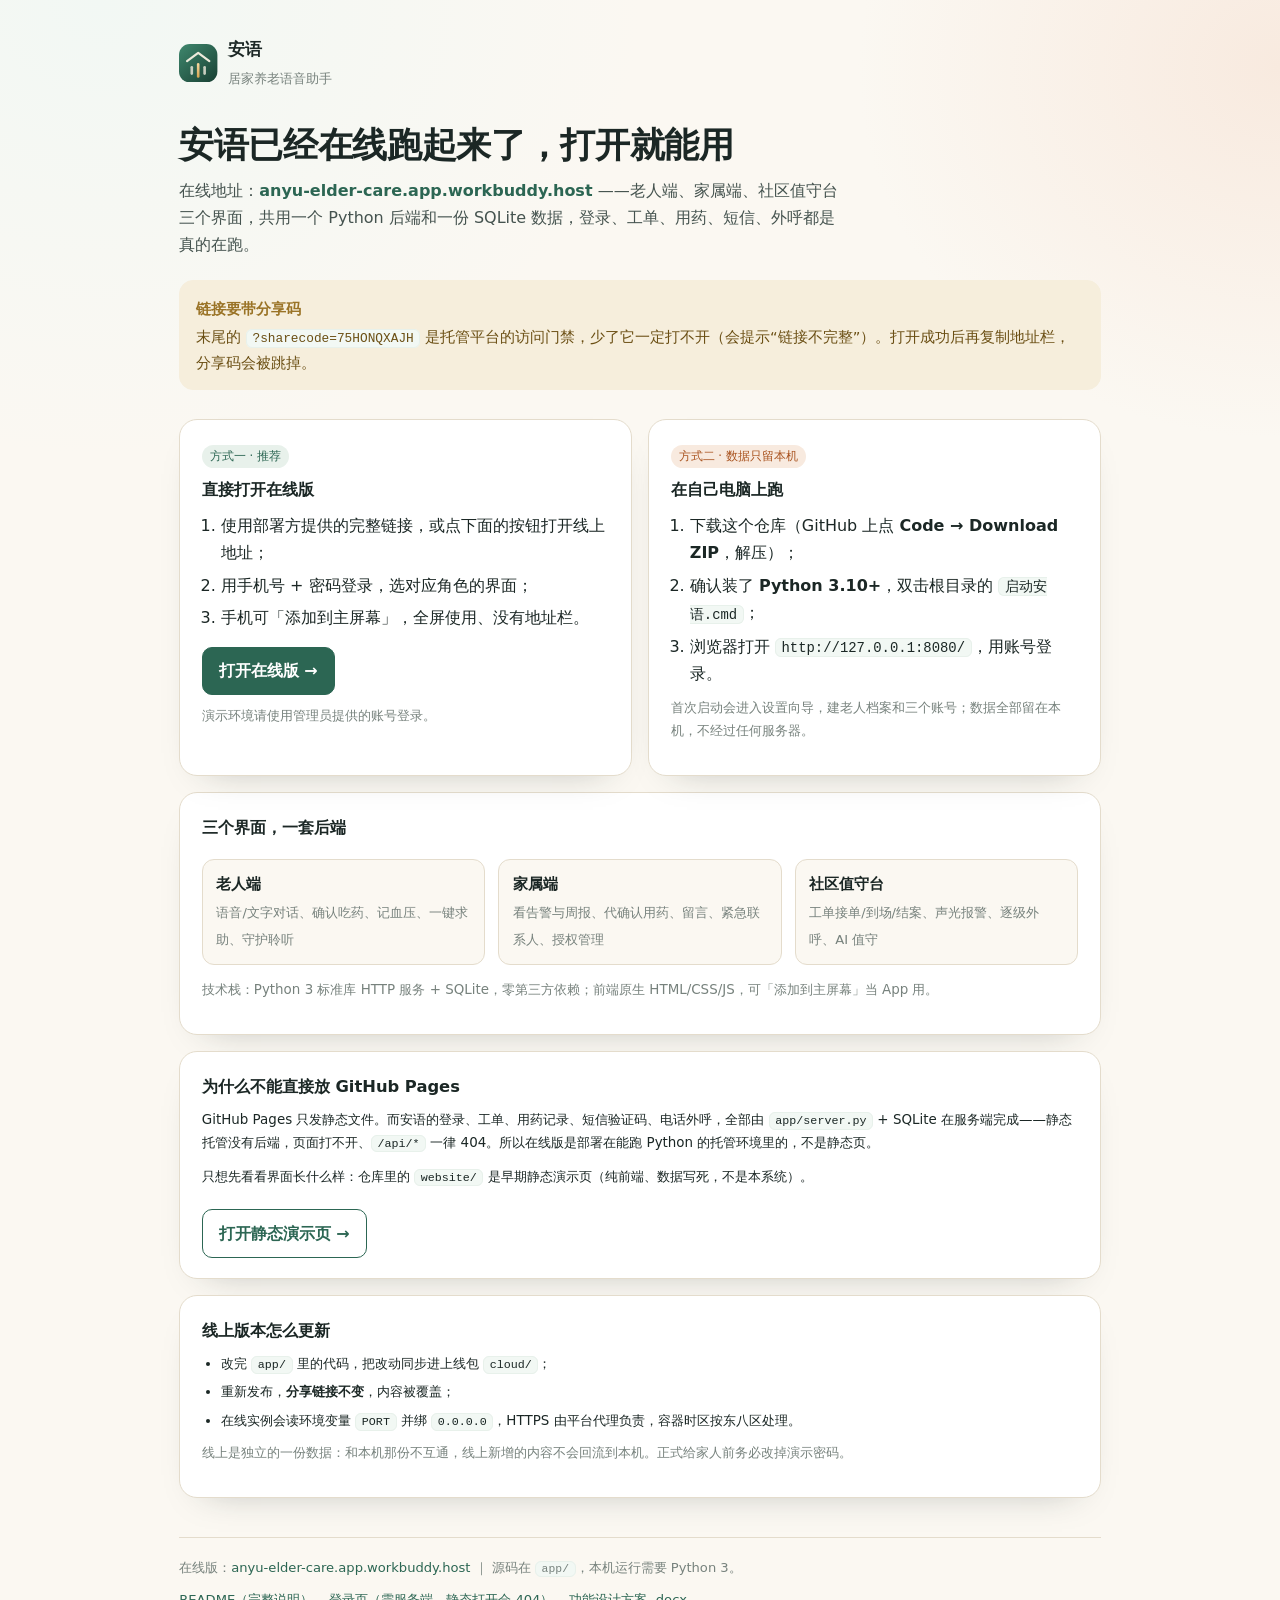
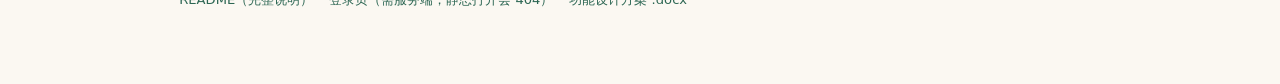
<file: index.html>
<!DOCTYPE html>
<html lang="zh-CN">
<head>
<meta charset="utf-8">
<meta name="viewport" content="width=device-width, initial-scale=1">
<title>安语 · 居家养老语音助手</title>
<meta name="description" content="安语 · 居家养老语音助手：老人端、家属端、社区值守台三个界面，语音对话、用药提醒、紧急求助与逐级外呼。在线版 https://anyu-elder-care.app.workbuddy.host/?sharecode=75HONQXAJH 可直接使用。">
<meta name="theme-color" content="#FBF8F2">
<link rel="icon" href="app/web/favicon.svg" type="image/svg+xml">
<style>
  :root {
    --paper: #FBF8F2; --card: #FFFFFF; --ink: #1B2725; --ink-2: #45534F; --ink-3: #77827D;
    --line: #E4DCCC; --line-strong: #CFC3AC; --primary: #2C6653; --primary-soft: #E8F1EB;
    --primary-tint: #F2F8F4; --accent: #A9531F; --accent-soft: #F8EADF; --danger: #A6362B;
    --gold: #9A7326; --gold-soft: #F6EEDC;
    --font: "PingFang SC", "HarmonyOS Sans SC", "Microsoft YaHei UI", "Microsoft YaHei", "Noto Sans SC", system-ui, "Segoe UI", sans-serif;
  }
  * { box-sizing: border-box; }
  /* 长域名/长链接在窄屏会把页面撑出横向滚动条，强制允许断行 */
  a, code, .lead, .notice, li, p { overflow-wrap: anywhere; }
  code { word-break: break-word; }
  body {
    margin: 0; background: var(--paper); color: var(--ink); font-family: var(--font);
    font-size: 16px; line-height: 1.7; -webkit-font-smoothing: antialiased;
    background-image:
      radial-gradient(70% 45% at 8% 0%, var(--primary-tint) 0%, transparent 60%),
      radial-gradient(60% 40% at 100% 4%, var(--accent-soft) 0%, transparent 55%);
    background-repeat: no-repeat;
  }
  .wrap { width: 100%; max-width: 60rem; margin: 0 auto; padding: 2.2rem 1.2rem 4rem; }
  .brand { display: flex; align-items: center; gap: .65rem; margin-bottom: 2rem; }
  .brand-mark {
    width: 2.4rem; height: 2.4rem; flex: none;
    display: grid; place-items: center;
  }
  .brand-mark svg { width: 100%; height: 100%; display: block; }
  .brand-text strong { display: block; font-size: 1.05rem; letter-spacing: .02em; }
  .brand-text small { color: var(--ink-3); font-size: .8rem; }
  h1 { font-size: clamp(1.6rem, 4vw, 2.2rem); line-height: 1.25; margin: 0 0 .6rem; letter-spacing: -.01em; }
  h2 { font-size: 1.02rem; margin: 0 0 .5rem; }
  p { margin: 0 0 .7rem; }
  .lead { color: var(--ink-2); max-width: 42rem; }
  .muted { color: var(--ink-3); }
  .small { font-size: .84rem; }
  a { color: var(--primary); text-decoration: none; }
  a:hover { text-decoration: underline; }

  .notice {
    border: 1px solid var(--gold-soft); background: var(--gold-soft); color: #6B4F14;
    border-radius: 14px; padding: .9rem 1rem; margin: 1.4rem 0 1.8rem; font-size: .92rem;
  }
  .notice b { display: block; margin-bottom: .2rem; color: var(--gold); }

  .grid { display: grid; grid-template-columns: 1fr 1fr; gap: 1rem; }
  @media (max-width: 760px) { .grid { grid-template-columns: 1fr; } }
  .card {
    background: var(--card); border: 1px solid var(--line); border-radius: 18px;
    padding: 1.3rem 1.35rem; box-shadow: 0 16px 36px -26px rgba(27, 39, 37, .35);
  }
  .card .tag {
    display: inline-block; font-size: .72rem; padding: .1rem .5rem; border-radius: 999px;
    background: var(--primary-soft); color: var(--primary); margin-bottom: .5rem;
  }
  .card .tag.warn { background: var(--accent-soft); color: var(--accent); }
  ol, ul { margin: .5rem 0 0; padding-left: 1.2rem; }
  li { margin-bottom: .35rem; }
  code {
    background: var(--primary-tint); border: 1px solid var(--primary-soft);
    border-radius: 6px; padding: .05rem .35rem; font-size: .87em;
  }
  .btn {
    display: inline-flex; align-items: center; gap: .4rem; font-weight: 600;
    padding: .6rem 1rem; border-radius: 10px; border: 1px solid var(--primary);
    background: var(--primary); color: #fff; margin-top: .6rem;
  }
  .btn:hover { text-decoration: none; background: #1E4B3D; }
  .btn.ghost { background: transparent; color: var(--primary); }
  .btn.ghost:hover { background: var(--primary-soft); }

  .roles { display: grid; grid-template-columns: repeat(3, 1fr); gap: .8rem; margin-top: 1.1rem; }
  @media (max-width: 760px) { .roles { grid-template-columns: 1fr; } }
  .role { border: 1px solid var(--line); border-radius: 12px; padding: .75rem .85rem; background: var(--paper); }
  .role b { display: block; font-size: .95rem; }
  .role span { font-size: .82rem; color: var(--ink-3); }

  .foot { margin-top: 2.4rem; padding-top: 1.2rem; border-top: 1px solid var(--line); font-size: .82rem; color: var(--ink-3); }
  .links { display: flex; flex-wrap: wrap; gap: .5rem 1rem; margin-top: .6rem; }
</style>
</head>
<body>
<main class="wrap">

  <div class="brand">
    <span class="brand-mark" aria-hidden="true">
      <svg viewBox="0 0 64 64">
        <defs>
          <linearGradient id="hb" x1="6" y1="4" x2="58" y2="60" gradientUnits="userSpaceOnUse">
            <stop offset="0" stop-color="#3C8269"/><stop offset="1" stop-color="#1B4537"/>
          </linearGradient>
          <linearGradient id="hg" x1="0" y1="34" x2="0" y2="54" gradientUnits="userSpaceOnUse">
            <stop offset="0" stop-color="#F2D49B"/><stop offset="1" stop-color="#D9A855"/>
          </linearGradient>
        </defs>
        <rect width="64" height="64" rx="18" fill="url(#hb)"/>
        <path d="M13.4 28.7 32 14.7 50.6 28.7" fill="none" stroke="#F6EFE1" stroke-width="3.6"
              stroke-linecap="round" stroke-linejoin="round" opacity=".96"/>
        <g stroke-linecap="round" stroke-width="4.4">
          <path d="M21.3 38.7v10.6" stroke="#F6EFE1" opacity=".78"/>
          <path d="M32 34v20" stroke="url(#hg)"/>
          <path d="M42.7 38.7v10.6" stroke="#F6EFE1" opacity=".78"/>
        </g>
      </svg>
    </span>
    <span class="brand-text"><strong>安语</strong><small>居家养老语音助手</small></span>
  </div>

  <h1>安语已经在线跑起来了，打开就能用</h1>
  <p class="lead">在线地址：<a href="https://anyu-elder-care.app.workbuddy.host/?sharecode=75HONQXAJH" target="_blank" rel="noopener"><b>anyu-elder-care.app.workbuddy.host</b></a>
    ——老人端、家属端、社区值守台三个界面，共用一个 Python 后端和一份 SQLite 数据，登录、工单、用药、短信、外呼都是真的在跑。</p>

  <div class="notice">
    <b>链接要带分享码</b>
    末尾的 <code>?sharecode=75HONQXAJH</code> 是托管平台的访问门禁，少了它一定打不开（会提示“链接不完整”）。打开成功后再复制地址栏，分享码会被跳掉。
  </div>

  <div class="grid">
    <section class="card">
      <span class="tag">方式一 · 推荐</span>
      <h2>直接打开在线版</h2>
      <ol>
        <li>使用部署方提供的完整链接，或点下面的按钮打开线上地址；</li>
        <li>用手机号 + 密码登录，选对应角色的界面；</li>
        <li>手机可「添加到主屏幕」，全屏使用、没有地址栏。</li>
      </ol>
      <a class="btn" href="https://anyu-elder-care.app.workbuddy.host/?sharecode=75HONQXAJH" target="_blank" rel="noopener">打开在线版 →</a>
      <p class="small muted" style="margin-top:.6rem">演示环境请使用管理员提供的账号登录。</p>
    </section>

    <section class="card">
      <span class="tag warn">方式二 · 数据只留本机</span>
      <h2>在自己电脑上跑</h2>
      <ol>
        <li>下载这个仓库（GitHub 上点 <b>Code → Download ZIP</b>，解压）；</li>
        <li>确认装了 <b>Python 3.10+</b>，双击根目录的 <code>启动安语.cmd</code>；</li>
        <li>浏览器打开 <code>http://127.0.0.1:8080/</code>，用账号登录。</li>
      </ol>
      <p class="small muted" style="margin-top:.6rem">首次启动会进入设置向导，建老人档案和三个账号；数据全部留在本机，不经过任何服务器。</p>
    </section>
  </div>

  <section class="card" style="margin-top:1rem">
    <h2>三个界面，一套后端</h2>
    <div class="roles">
      <div class="role"><b>老人端</b><span>语音/文字对话、确认吃药、记血压、一键求助、守护聆听</span></div>
      <div class="role"><b>家属端</b><span>看告警与周报、代确认用药、留言、紧急联系人、授权管理</span></div>
      <div class="role"><b>社区值守台</b><span>工单接单/到场/结案、声光报警、逐级外呼、AI 值守</span></div>
    </div>
    <p class="small muted" style="margin-top:.9rem">技术栈：Python 3 标准库 HTTP 服务 + SQLite，零第三方依赖；前端原生 HTML/CSS/JS，可「添加到主屏幕」当 App 用。</p>
  </section>

  <section class="card" style="margin-top:1rem">
    <h2>为什么不能直接放 GitHub Pages</h2>
    <p class="small">GitHub Pages 只发静态文件。而安语的登录、工单、用药记录、短信验证码、电话外呼，全部由 <code>app/server.py</code> + SQLite 在服务端完成——静态托管没有后端，页面打不开、<code>/api/*</code> 一律 404。所以在线版是部署在能跑 Python 的托管环境里的，不是静态页。</p>
    <p class="small" style="margin-top:.6rem">只想先看看界面长什么样：仓库里的 <code>website/</code> 是早期静态演示页（纯前端、数据写死，不是本系统）。</p>
    <a class="btn ghost" href="website/index.html">打开静态演示页 →</a>
  </section>

  <section class="card" style="margin-top:1rem">
    <h2>线上版本怎么更新</h2>
    <ul class="small">
      <li>改完 <code>app/</code> 里的代码，把改动同步进上线包 <code>cloud/</code>；</li>
      <li>重新发布，<b>分享链接不变</b>，内容被覆盖；</li>
      <li>在线实例会读环境变量 <code>PORT</code> 并绑 <code>0.0.0.0</code>，HTTPS 由平台代理负责，容器时区按东八区处理。</li>
    </ul>
    <p class="small muted" style="margin-top:.6rem">线上是独立的一份数据：和本机那份不互通，线上新增的内容不会回流到本机。正式给家人前务必改掉演示密码。</p>
  </section>

  <p class="foot">
    在线版：<a href="https://anyu-elder-care.app.workbuddy.host/?sharecode=75HONQXAJH" target="_blank" rel="noopener">anyu-elder-care.app.workbuddy.host</a>
    ｜ 源码在 <code>app/</code>，本机运行需要 Python 3。
    <span class="links">
      <a href="README.md">README（完整说明）</a>
      <a href="app/web/login.html">登录页（需服务端，静态打开会 404）</a>
      <a href="AI语音养老服务助手-功能设计方案.docx">功能设计方案 .docx</a>
    </span>
  </p>

</main>
</body>
</html>
</file>
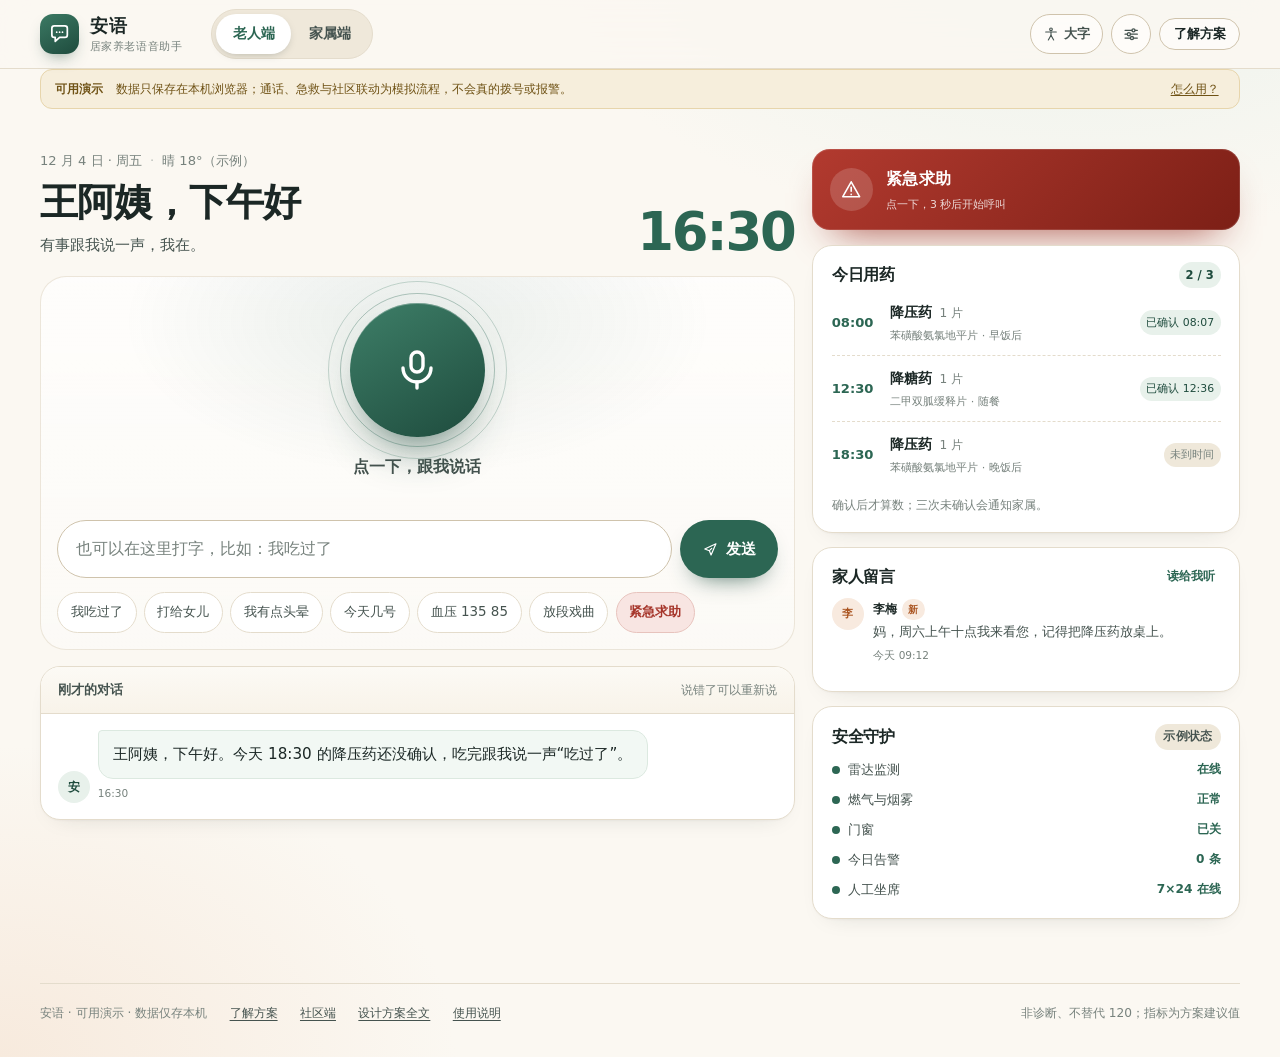
<file: website/index.html>
<!DOCTYPE html>
<html lang="zh-CN">
<head>
<meta charset="utf-8">
<meta name="viewport" content="width=device-width, initial-scale=1">
<title>安语 · 居家养老语音助手（可用演示）</title>
<meta name="description" content="一个真的能用的居家养老语音助手演示：说话或打字即可记录服药、量血压、给家人打电话、发起紧急求助；家属端可看待办告警、周报与授权。数据仅保存在本机。">
<meta name="theme-color" content="#FBF8F2">
<link rel="icon" href="assets/favicon.svg" type="image/svg+xml">
<link rel="stylesheet" href="assets/style.css">
<link rel="stylesheet" href="assets/app.css">
<script>document.documentElement.classList.add('js');</script>
</head>
<body class="app">
<a class="skip-link" href="#main">跳到主要内容</a>

<svg class="icon-defs" aria-hidden="true" focusable="false" xmlns="http://www.w3.org/2000/svg">
  <symbol id="i-mic" viewBox="0 0 24 24"><rect x="9" y="3" width="6" height="10" rx="3"/><path d="M5 11a7 7 0 0 0 14 0"/><path d="M12 18v3"/></symbol>
  <symbol id="i-stop" viewBox="0 0 24 24"><rect x="7" y="7" width="10" height="10" rx="1.5" fill="currentColor" stroke="none"/></symbol>
  <symbol id="i-alert" viewBox="0 0 24 24"><path d="M12 3l9 16H3z"/><path d="M12 9v4"/><circle cx="12" cy="16.5" r=".9" fill="currentColor" stroke="none"/></symbol>
  <symbol id="i-phone" viewBox="0 0 24 24"><path d="M6.5 3h3L11 7.5 9 9a12 12 0 0 0 6 6l1.5-2 4.5 1.5v3a2 2 0 0 1-2 2A15.5 15.5 0 0 1 4.5 5a2 2 0 0 1 2-2z"/></symbol>
  <symbol id="i-pill" viewBox="0 0 24 24"><rect x="3" y="9" width="18" height="6" rx="3"/><path d="M12 9v6"/></symbol>
  <symbol id="i-heart" viewBox="0 0 24 24"><path d="M12 20s-7-4.35-7-9a4 4 0 0 1 7-2.65A4 4 0 0 1 19 11c0 4.65-7 9-7 9z"/></symbol>
  <symbol id="i-users" viewBox="0 0 24 24"><circle cx="9" cy="8" r="3.2"/><path d="M3 20a6 6 0 0 1 12 0"/><path d="M16 5.5a3 3 0 0 1 0 5.8"/><path d="M17.5 20a5 5 0 0 0-2.2-4"/></symbol>
  <symbol id="i-clock" viewBox="0 0 24 24"><circle cx="12" cy="12" r="8.5"/><path d="M12 7v5l3.5 2"/></symbol>
  <symbol id="i-chart" viewBox="0 0 24 24"><path d="M4 20V4"/><path d="M4 20h16"/><path d="M8 16v-4M12 16V7M16 16v-6"/></symbol>
  <symbol id="i-check" viewBox="0 0 24 24"><path d="M5 12.5l4.5 4.5L19 7"/></symbol>
  <symbol id="i-shield" viewBox="0 0 24 24"><path d="M12 3l7 3v6c0 4.4-2.9 7.4-7 9-4.1-1.6-7-4.6-7-9V6l7-3z"/><path d="M9 12l2 2 4-4"/></symbol>
  <symbol id="i-doc" viewBox="0 0 24 24"><path d="M6 3h7l5 5v13H6z"/><path d="M13 3v5h5"/><path d="M9 13h6M9 17h6"/></symbol>
  <symbol id="i-gear" viewBox="0 0 24 24"><path d="M4 7h9M17 7h3M4 12h3M11 12h9M4 17h7M15 17h5"/><circle cx="15" cy="7" r="2"/><circle cx="9" cy="12" r="2"/><circle cx="13" cy="17" r="2"/></symbol>
  <symbol id="i-access" viewBox="0 0 24 24"><circle cx="12" cy="5" r="2"/><path d="M4 9h16"/><path d="M12 9v5"/><path d="M8 21l4-7 4 7"/></symbol>
  <symbol id="i-play" viewBox="0 0 24 24"><path d="M8 5.5v13l11-6.5z" fill="currentColor" stroke="none"/></symbol>
  <symbol id="i-home" viewBox="0 0 24 24"><path d="M4 10.5L12 4l8 6.5V20a1 1 0 0 1-1 1h-4v-6H9v6H5a1 1 0 0 1-1-1z"/></symbol>
  <symbol id="i-headset" viewBox="0 0 24 24"><path d="M4 13v-1a8 8 0 0 1 16 0v1"/><rect x="3" y="13" width="4" height="6" rx="1.5"/><rect x="17" y="13" width="4" height="6" rx="1.5"/><path d="M19 19a4 4 0 0 1-4 4h-2"/></symbol>
  <symbol id="i-lock" viewBox="0 0 24 24"><rect x="5" y="10" width="14" height="10" rx="2"/><path d="M8.5 10V8a3.5 3.5 0 0 1 7 0v2"/></symbol>
  <symbol id="i-send" viewBox="0 0 24 24"><path d="M4 11.5L20 4l-7 16-2.4-6.1z"/><path d="M10.6 13.9L14 10.5"/></symbol>
</svg>

<header class="app-header">
  <div class="app-wrap app-header-inner">
    <a class="brand" href="index.html" aria-label="安语 · 居家养老语音助手">
      <span class="brand-mark" aria-hidden="true">
        <svg viewBox="0 0 24 24" fill="none" stroke="currentColor" stroke-width="1.8" stroke-linecap="round" stroke-linejoin="round"><path d="M4 6.5A2.5 2.5 0 0 1 6.5 4h11A2.5 2.5 0 0 1 20 6.5v7a2.5 2.5 0 0 1-2.5 2.5H12l-4.5 4v-4H6.5A2.5 2.5 0 0 1 4 13.5z"/><path d="M9 10.5h.01M12 10.5h.01M15 10.5h.01"/></svg>
      </span>
      <span class="brand-text"><strong>安语</strong><small>居家养老语音助手</small></span>
    </a>

    <div class="role-switch" role="tablist" aria-label="切换使用角色">
      <button class="role-btn" type="button" role="tab" aria-selected="true" aria-controls="view-home" data-view="home">老人端</button>
      <button class="role-btn" type="button" role="tab" aria-selected="false" aria-controls="view-family" data-view="family">家属端</button>
    </div>

    <div class="app-actions">
      <button class="bigtext-btn" id="bigTextBtn" type="button" aria-pressed="false" aria-label="切换大字模式">
        <svg class="ico" aria-hidden="true"><use href="#i-access"/></svg><span class="label">大字</span>
      </button>
      <button class="icon-btn" id="settingsBtn" type="button" aria-label="设置">
        <svg class="ico" aria-hidden="true"><use href="#i-gear"/></svg>
      </button>
      <a class="btn btn-ghost btn-sm about-link" href="about.html">了解方案</a>
    </div>
  </div>
</header>

<main id="main">
  <div class="app-wrap">
    <div class="demo-strip">
      <b>可用演示</b>
      <span class="demo-long">数据只保存在本机浏览器；通话、急救与社区联动为模拟流程，不会真的拨号或报警。</span>
      <span class="demo-short">数据仅存本机；通话与急救为模拟。</span>
      <span class="spacer"></span>
      <button type="button" id="helpBtn">怎么用？</button>
    </div>
    <p class="storage-warn" id="storageWarn" hidden>当前浏览器不允许本地存储，本次记录关闭页面后会丢失。用 Chrome / Edge 或本地服务器打开可正常保存。</p>
  </div>

  <!-- ================= 老人端 ================= -->
  <section class="view" id="view-home" role="tabpanel" aria-label="老人端">
    <div class="app-wrap home-grid">
      <div class="home-main">
        <div class="home-head">
          <div>
            <p class="home-meta"><span id="dateLine">11 月 10 日 · 周二</span><span class="dot-sep">·</span><span id="weatherLine">晴 18°（示例）</span></p>
            <h1 class="home-greet" id="greetLine">王阿姨，晚上好</h1>
            <p class="home-sub">有事跟我说一声，我在。</p>
          </div>
          <div class="home-clock" id="clockLine" aria-label="当前时间">21:44</div>
        </div>

        <div class="voice-stage">
          <button class="orb" id="talkBtn" type="button" aria-label="点一下开始说话">
            <svg class="ico" aria-hidden="true"><use href="#i-mic"/></svg>
          </button>
          <p class="voice-hint" id="voiceHint">点一下，跟我说话</p>
          <p class="live-text" id="liveText" aria-live="polite"></p>
          <form class="say-form" id="sayForm">
            <label class="sr-only" for="sayInput">输入想说的话</label>
            <input id="sayInput" type="text" autocomplete="off" placeholder="也可以在这里打字，比如：我吃过了">
            <button class="btn btn-primary" type="submit">
              <svg class="ico" aria-hidden="true"><use href="#i-send"/></svg><span class="send-label">发送</span>
            </button>
          </form>
          <div class="chips" id="quickChips">
            <button class="chip" type="button" data-say="我吃过了">我吃过了</button>
            <button class="chip" type="button" data-say="打给女儿">打给女儿</button>
            <button class="chip" type="button" data-say="我有点头晕">我有点头晕</button>
            <button class="chip" type="button" data-say="今天几号">今天几号</button>
            <button class="chip" type="button" data-say="血压 135 85">血压 135 85</button>
            <button class="chip" type="button" data-say="放段戏曲">放段戏曲</button>
            <button class="chip is-sos" type="button" data-sos="chip">紧急求助</button>
          </div>
        </div>

        <div class="convo-card">
          <div class="convo-head"><strong>刚才的对话</strong><span>说错了可以重新说</span></div>
          <div class="convo" id="convo" aria-live="polite"></div>
        </div>
      </div>

      <aside class="home-side">
        <div class="sos-dock">
          <button class="sos-btn" id="sosBtn" type="button" data-sos="button">
            <span class="sos-ico"><svg class="ico" aria-hidden="true"><use href="#i-alert"/></svg></span>
            <span><strong>紧急求助</strong><small>点一下，3 秒后开始呼叫</small></span>
          </button>
        </div>

        <section class="ay-card">
          <div class="panel-head"><h2>今日用药</h2><span class="panel-count" id="medProgress">0 / 3</span></div>
          <div id="medList"></div>
          <p class="panel-note">确认后才算数；三次未确认会通知家属。</p>
        </section>

        <section class="ay-card">
          <div class="panel-head"><h2>家人留言</h2><button class="link-btn" type="button" id="speakMsgBtn">读给我听</button></div>
          <div id="msgList"></div>
        </section>

        <section class="ay-card safety-panel">
          <div class="panel-head"><h2>安全守护</h2><span class="tag">示例状态</span></div>
          <ul class="safety-list" id="safetyList"></ul>
        </section>
      </aside>
    </div>
  </section>

  <!-- ================= 家属端 ================= -->
  <section class="view" id="view-family" role="tabpanel" aria-label="家属端" hidden>
    <div class="app-wrap family-view">
      <div class="family-head">
        <div>
          <p class="eyebrow">家属端 · 李梅（女儿）</p>
          <h1 id="familyGreeting">妈妈今天整体平稳。</h1>
          <p class="muted">用药、告警、血压与留言都在这儿；健康数据是否可见，由妈妈授权。</p>
        </div>
        <div class="family-actions">
          <button class="btn btn-primary btn-sm" type="button" id="recordVitalBtn">记录血压</button>
          <button class="btn btn-ghost btn-sm" type="button" id="emergencyCardBtn">应急信息卡</button>
        </div>
      </div>

      <div class="stat-grid" id="statGrid"></div>

      <div class="family-grid">
        <div class="family-col">
          <section class="ay-card" data-card="alerts">
            <div class="panel-head"><h2>告警中心</h2><span class="tag" id="alertCount">0 条待处理</span></div>
            <div class="alert-list" id="alertList"></div>
          </section>

          <section class="ay-card" data-card="meds">
            <div class="panel-head"><h2>今日用药</h2><span class="panel-count" id="familyMedProgress">0 / 3</span></div>
            <div id="familyMedList"></div>
            <p class="panel-note">用药计划由家属或药师录入，AI 不推断处方。</p>
          </section>

          <section class="ay-card" data-card="consent">
            <div class="panel-head"><h2>授权中心</h2><span class="tag">妈妈掌握</span></div>
            <div class="consent-list">
              <label class="switch"><span>健康数据共享<small>血压、体征与周报</small></span><input type="checkbox" data-consent="shareHealth" checked><i aria-hidden="true"></i></label>
              <label class="switch"><span>雷达无感监测<small>不成像，只输出事件</small></span><input type="checkbox" data-consent="radar" checked><i aria-hidden="true"></i></label>
              <label class="switch"><span>定位与走失防护<small>需单独授权定位设备</small></span><input type="checkbox" data-consent="location"><i aria-hidden="true"></i></label>
              <label class="switch"><span>实时语音监听<small>产品不提供，此处仅作边界说明</small></span><input type="checkbox" disabled><i aria-hidden="true"></i></label>
            </div>
            <p class="panel-note">授权变更会语音告知老人；撤回后家属端立即隐藏对应数据。</p>
          </section>
        </div>

        <div class="family-col">
          <section class="ay-card" data-card="report">
            <div class="panel-head"><h2>本周报告</h2><span class="tag">只呈现，不下结论</span></div>
            <div id="reportBody"></div>
          </section>

          <section class="ay-card" data-card="messages">
            <div class="panel-head"><h2>给妈妈留言</h2><span class="tag">设备会播报</span></div>
            <div class="thread" id="thread"></div>
            <form class="compose" id="composeForm">
              <label class="sr-only" for="composeInput">留言内容</label>
              <input id="composeInput" type="text" autocomplete="off" placeholder="妈，周六上午十点我来看您">
              <button class="btn btn-primary btn-sm" type="submit">发送</button>
            </form>
          </section>

          <section class="ay-card" data-card="device">
            <div class="panel-head"><h2>设备与值守</h2><span class="tag">示例</span></div>
            <ul class="device-list" id="deviceList"></ul>
            <div class="device-actions">
              <button class="btn btn-ghost btn-sm" type="button" id="seatBtn">
                <svg class="ico" aria-hidden="true"><use href="#i-headset"/></svg>接通人工坐席
              </button>
              <button class="btn btn-ghost btn-sm" type="button" id="helpBtn2">使用说明</button>
            </div>
            <p class="panel-note">应急事件 100% 留痕；告警 60 秒响应，投诉 48 小时闭环。</p>
          </section>
        </div>
      </div>
    </div>
  </section>

  <div class="app-wrap">
    <footer class="app-footer">
      <span>安语 · 可用演示 · 数据仅存本机</span>
      <a href="about.html">了解方案</a>
      <a href="community.html">社区端</a>
      <a href="docs.html">设计方案全文</a>
      <a href="#" id="helpLink">使用说明</a>
      <span class="spacer">非诊断、不替代 120；指标为方案建议值</span>
    </footer>
  </div>
</main>

<div class="modal-backdrop" id="modalBackdrop" hidden>
  <div class="modal" id="modalBox" role="dialog" aria-modal="true" aria-labelledby="modalTitle">
    <div id="modalBody"></div>
  </div>
</div>

<div class="toast-wrap" id="toastWrap" aria-live="polite"></div>

<noscript>
  <div style="position:fixed;inset:0;background:#FBF8F2;z-index:999;padding:2rem;font-family:sans-serif">
    <h1>需要开启 JavaScript</h1>
    <p>这个演示的语音、用药记录与家属端都依赖浏览器脚本，请开启后刷新。</p>
  </div>
</noscript>

<script src="assets/app.js"></script>
</body>
</html>
</file>
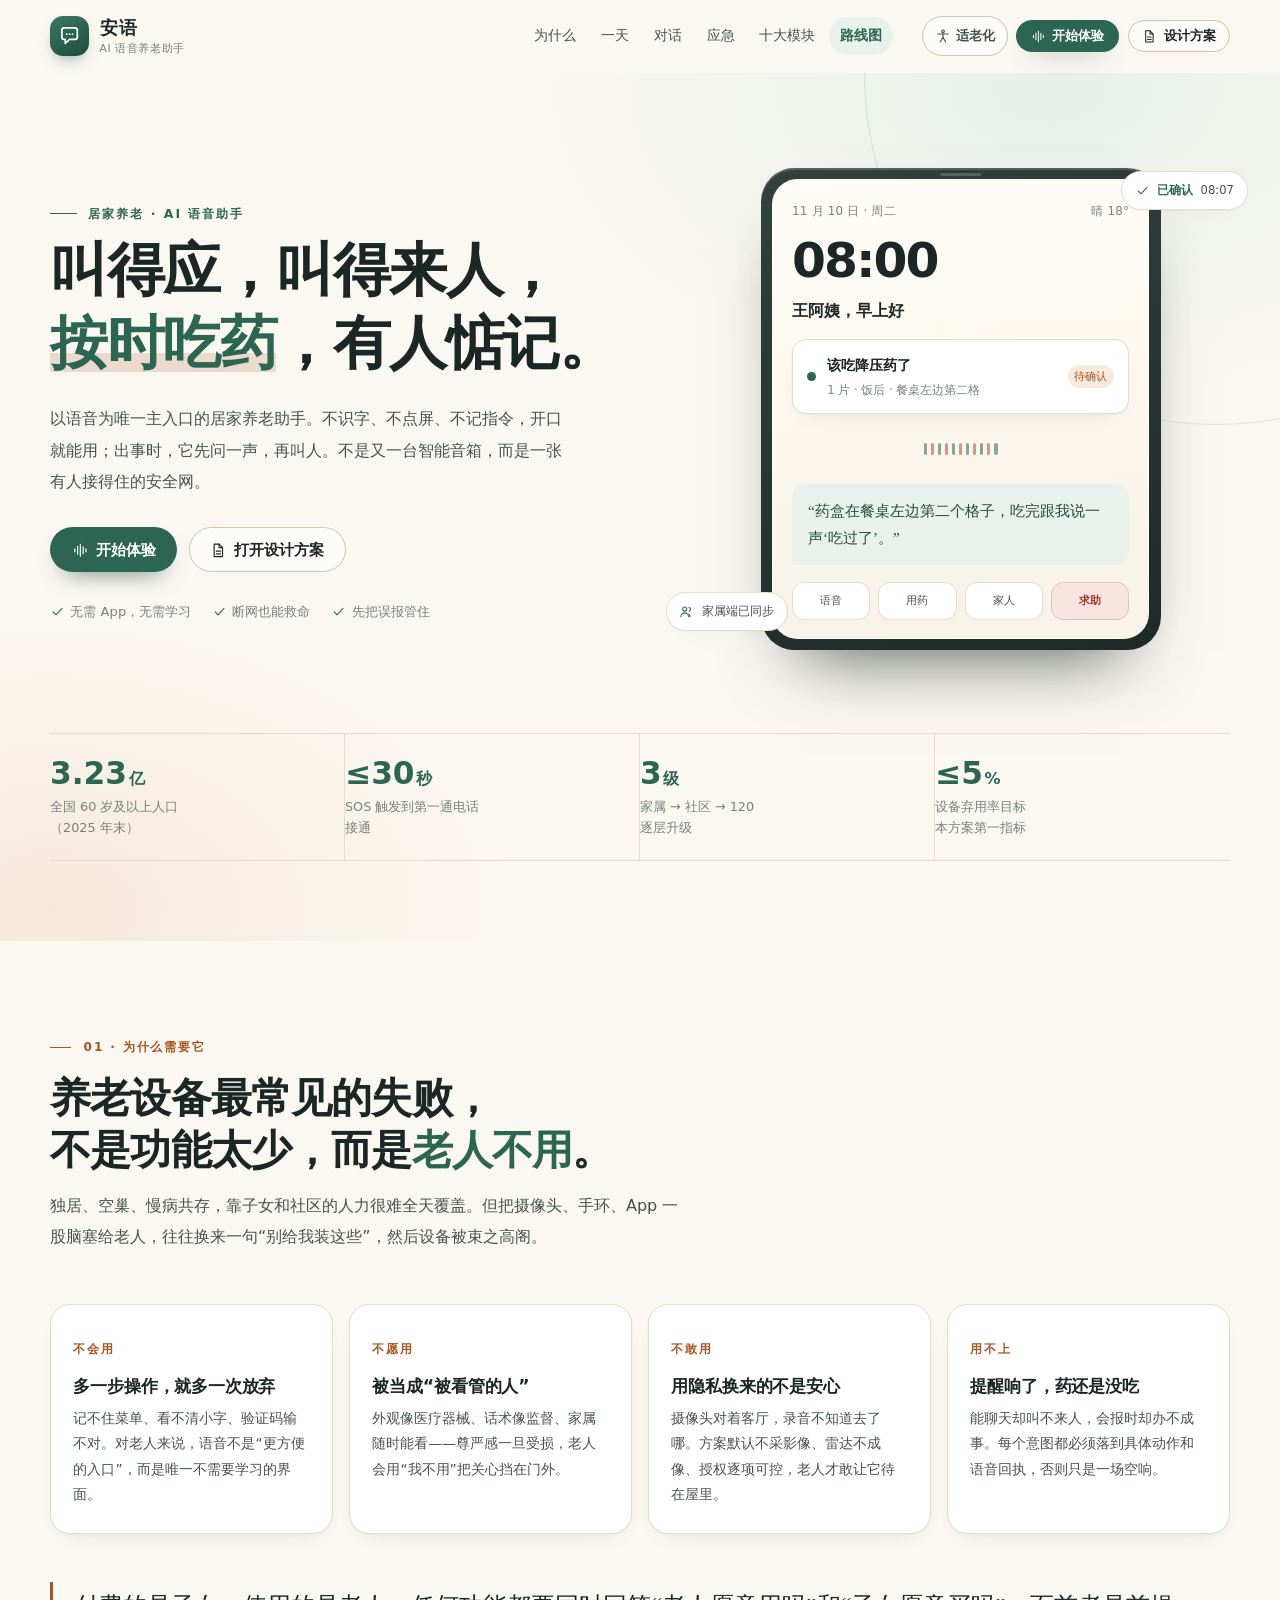
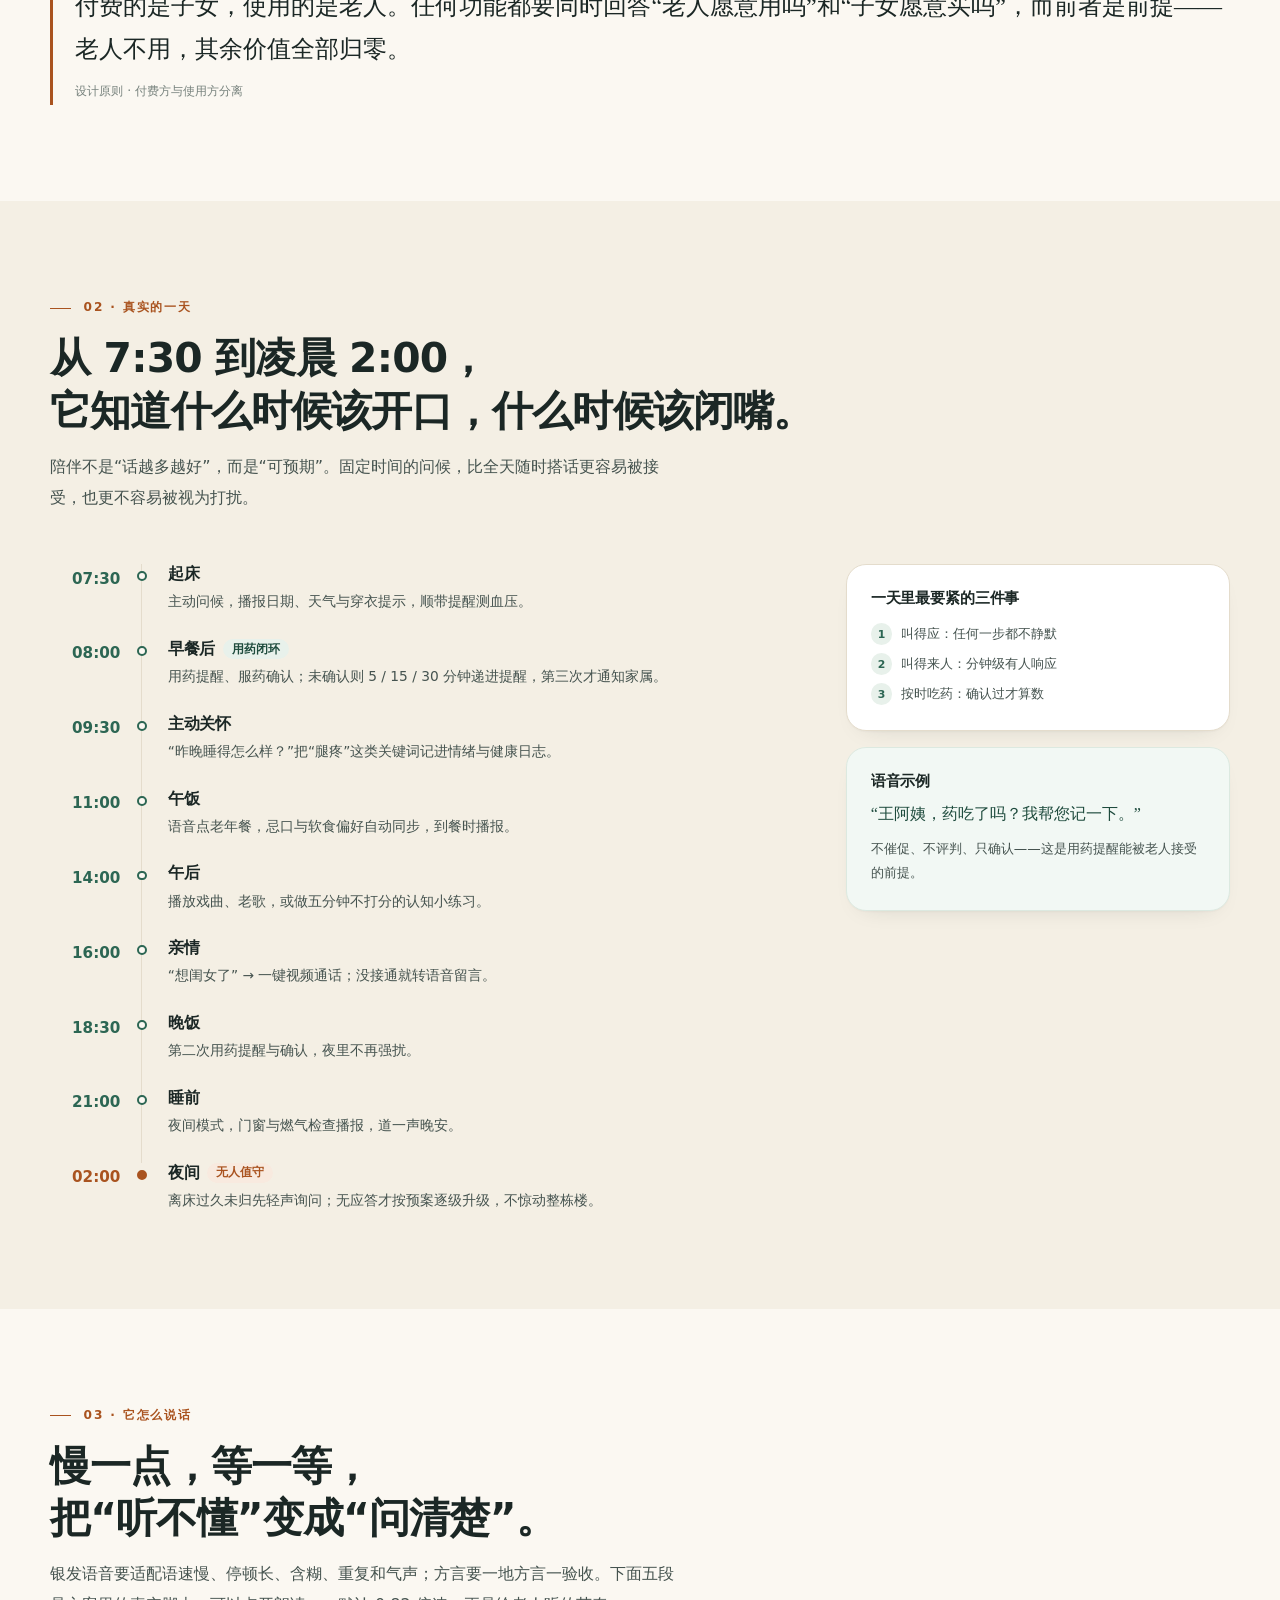
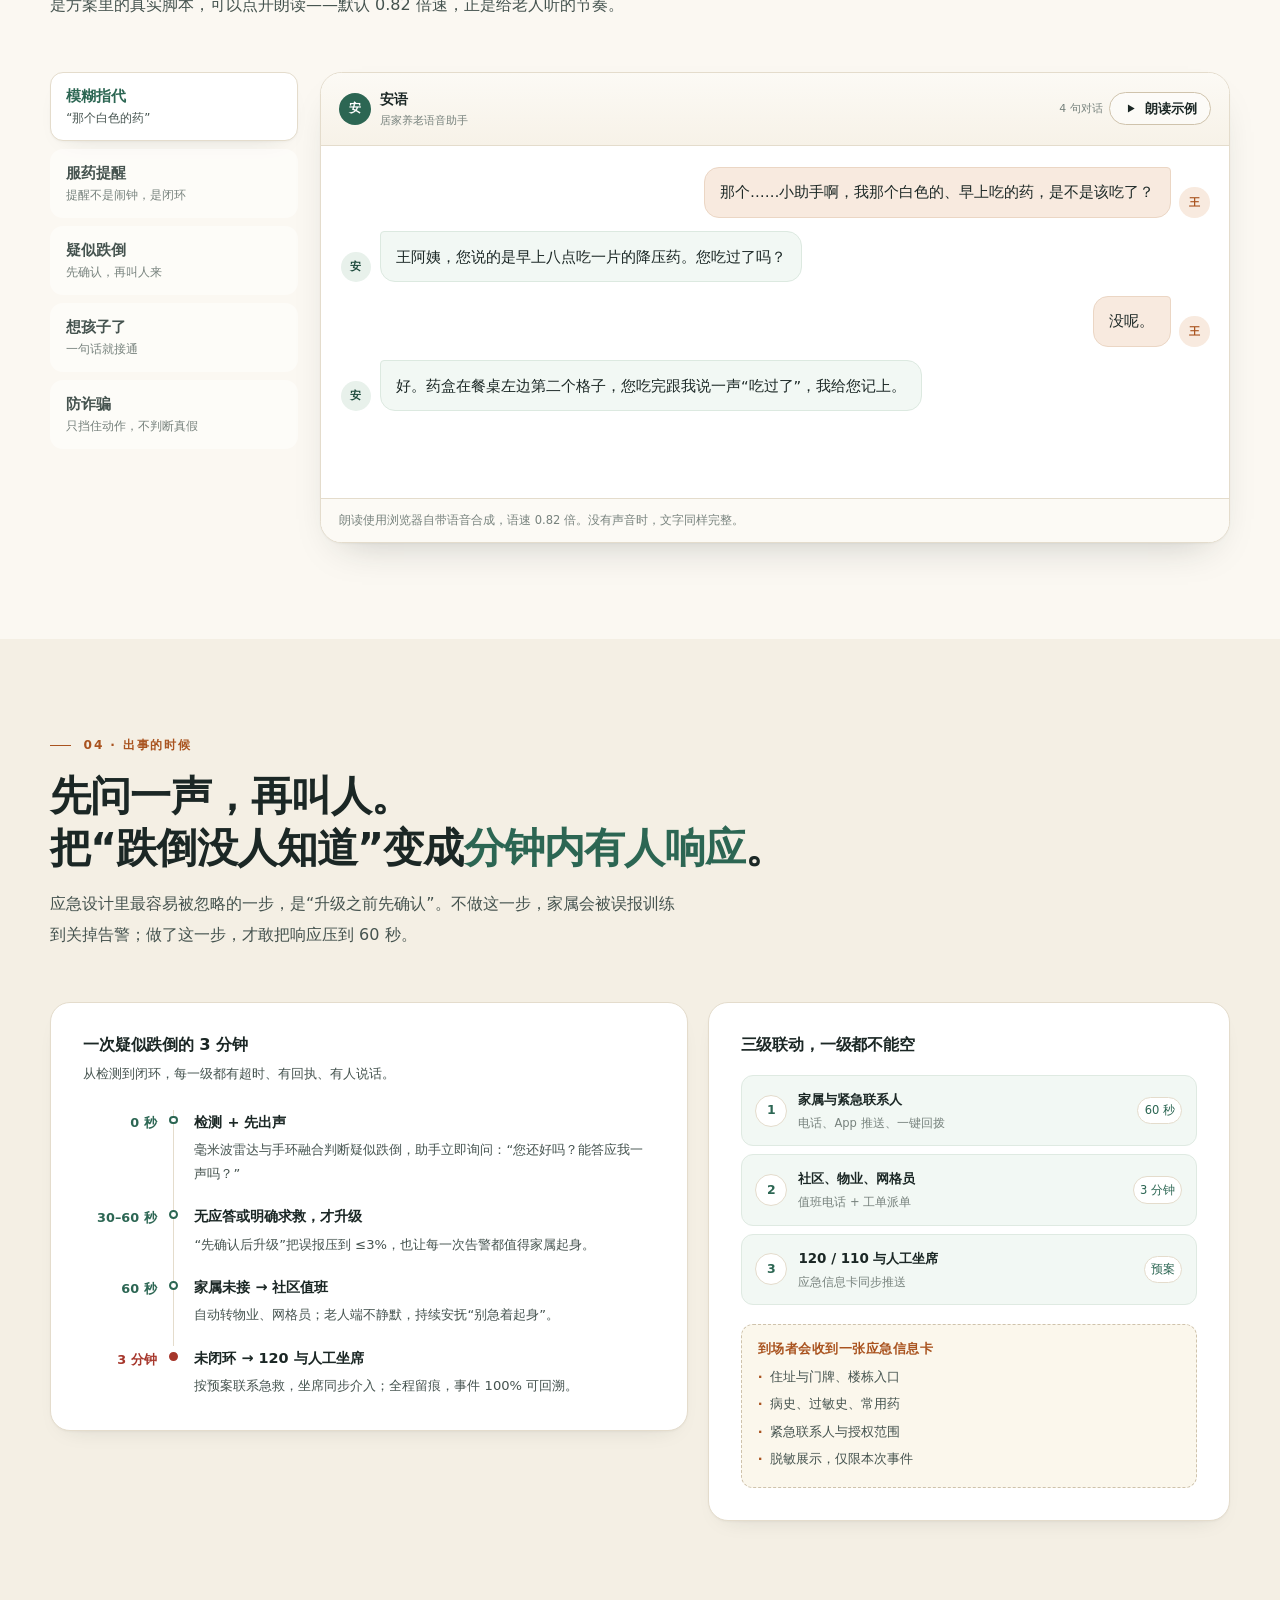
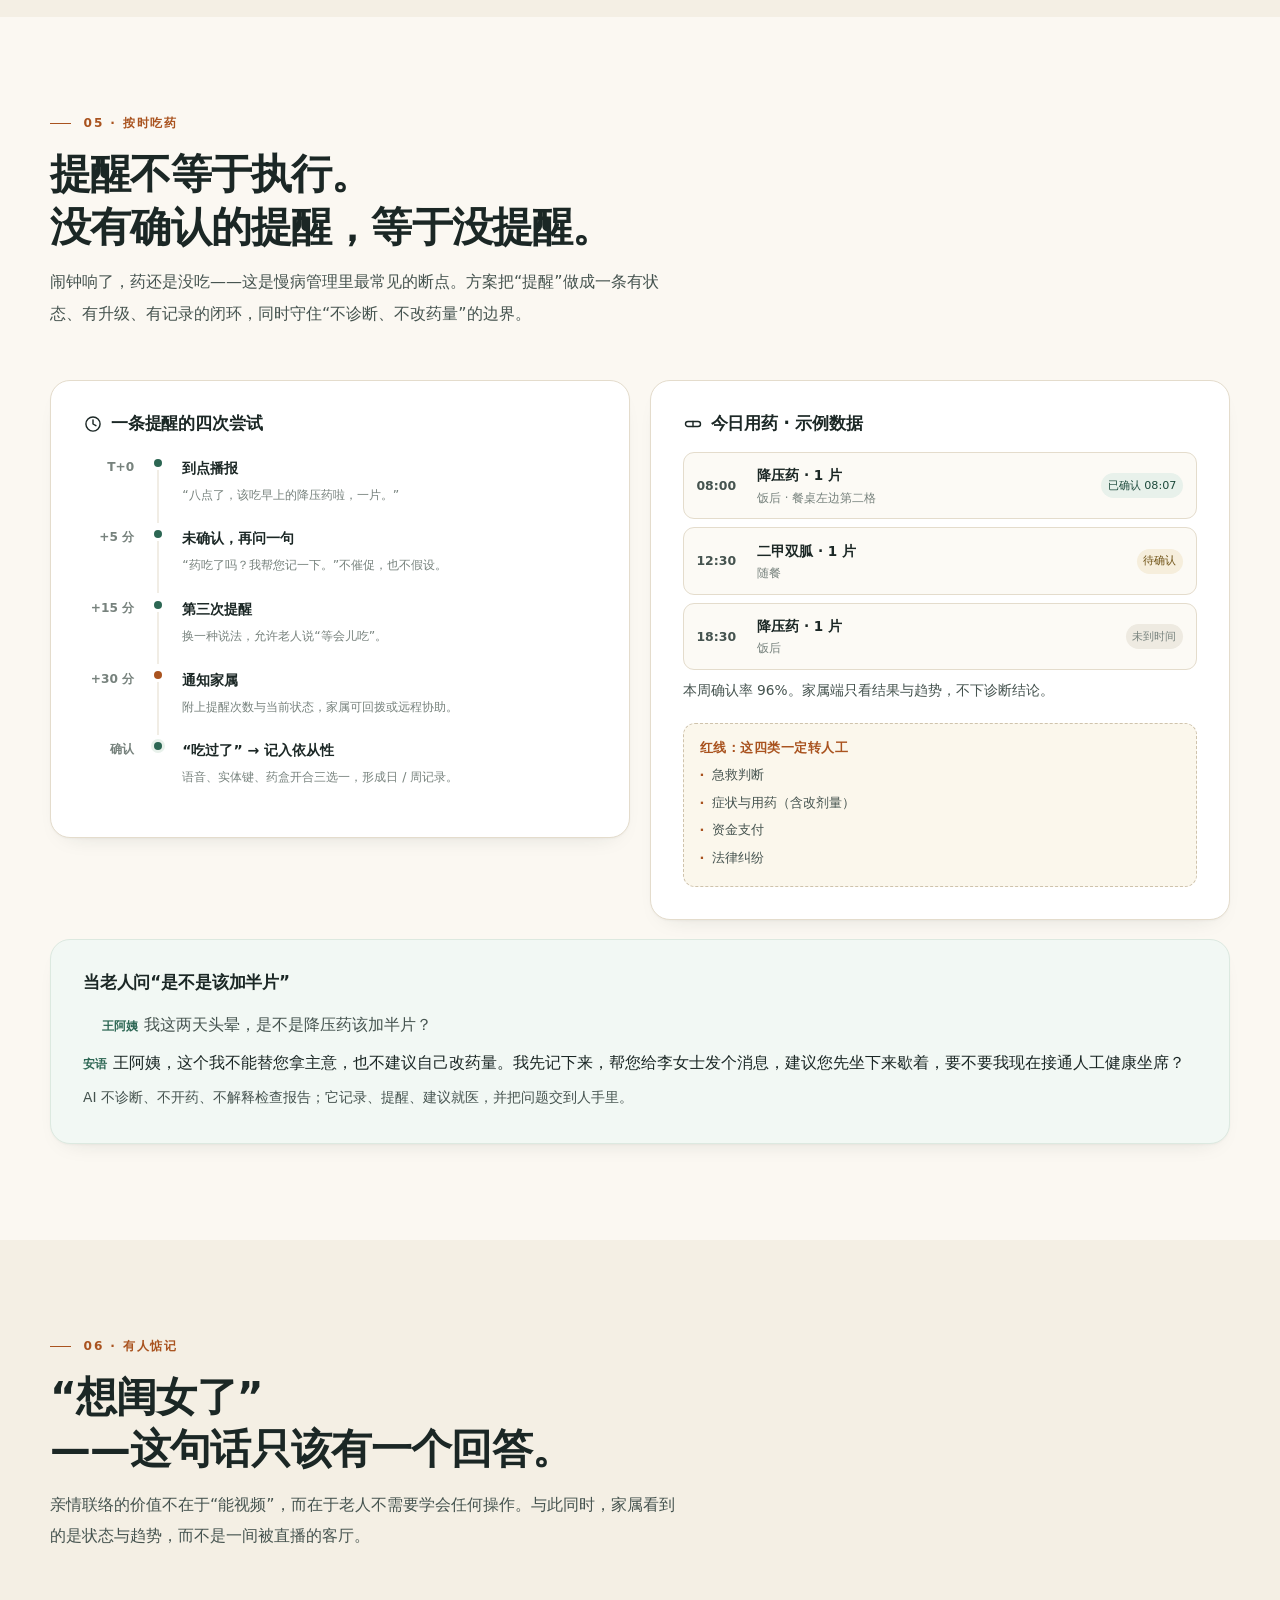
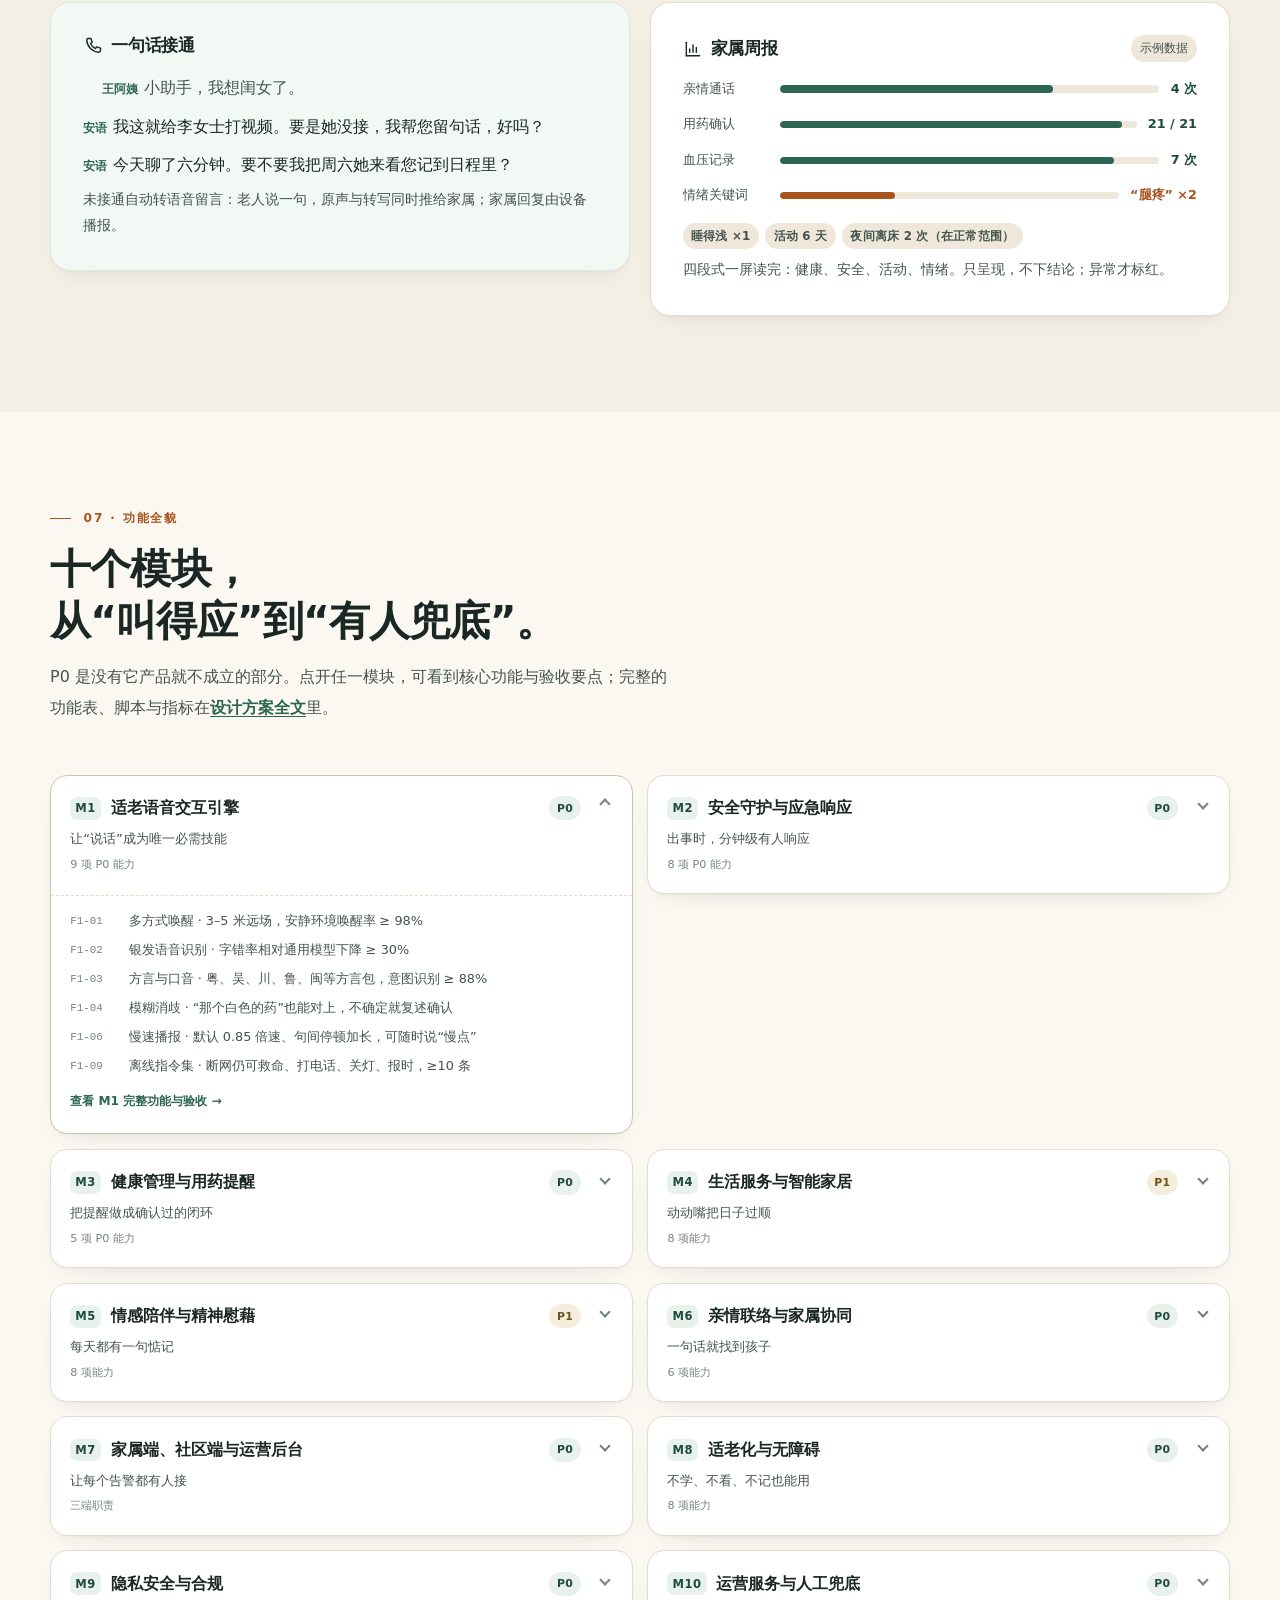
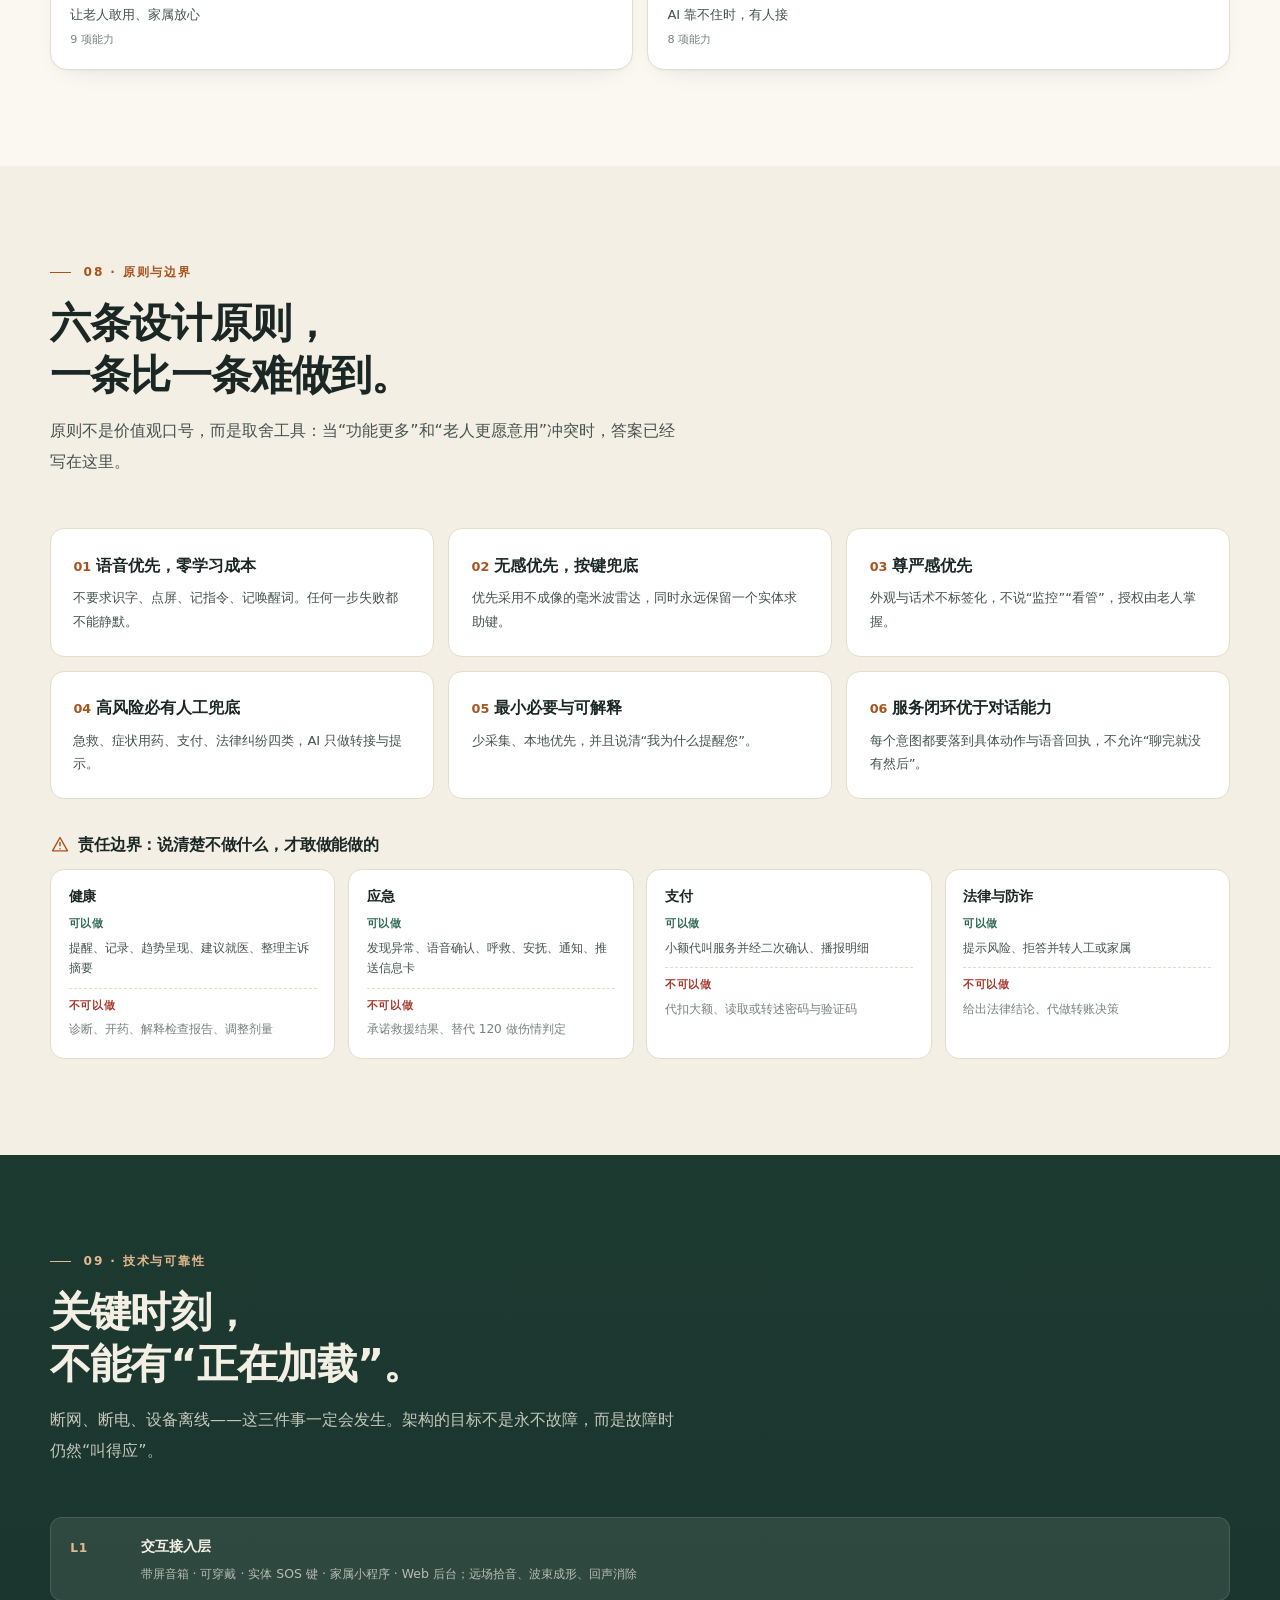
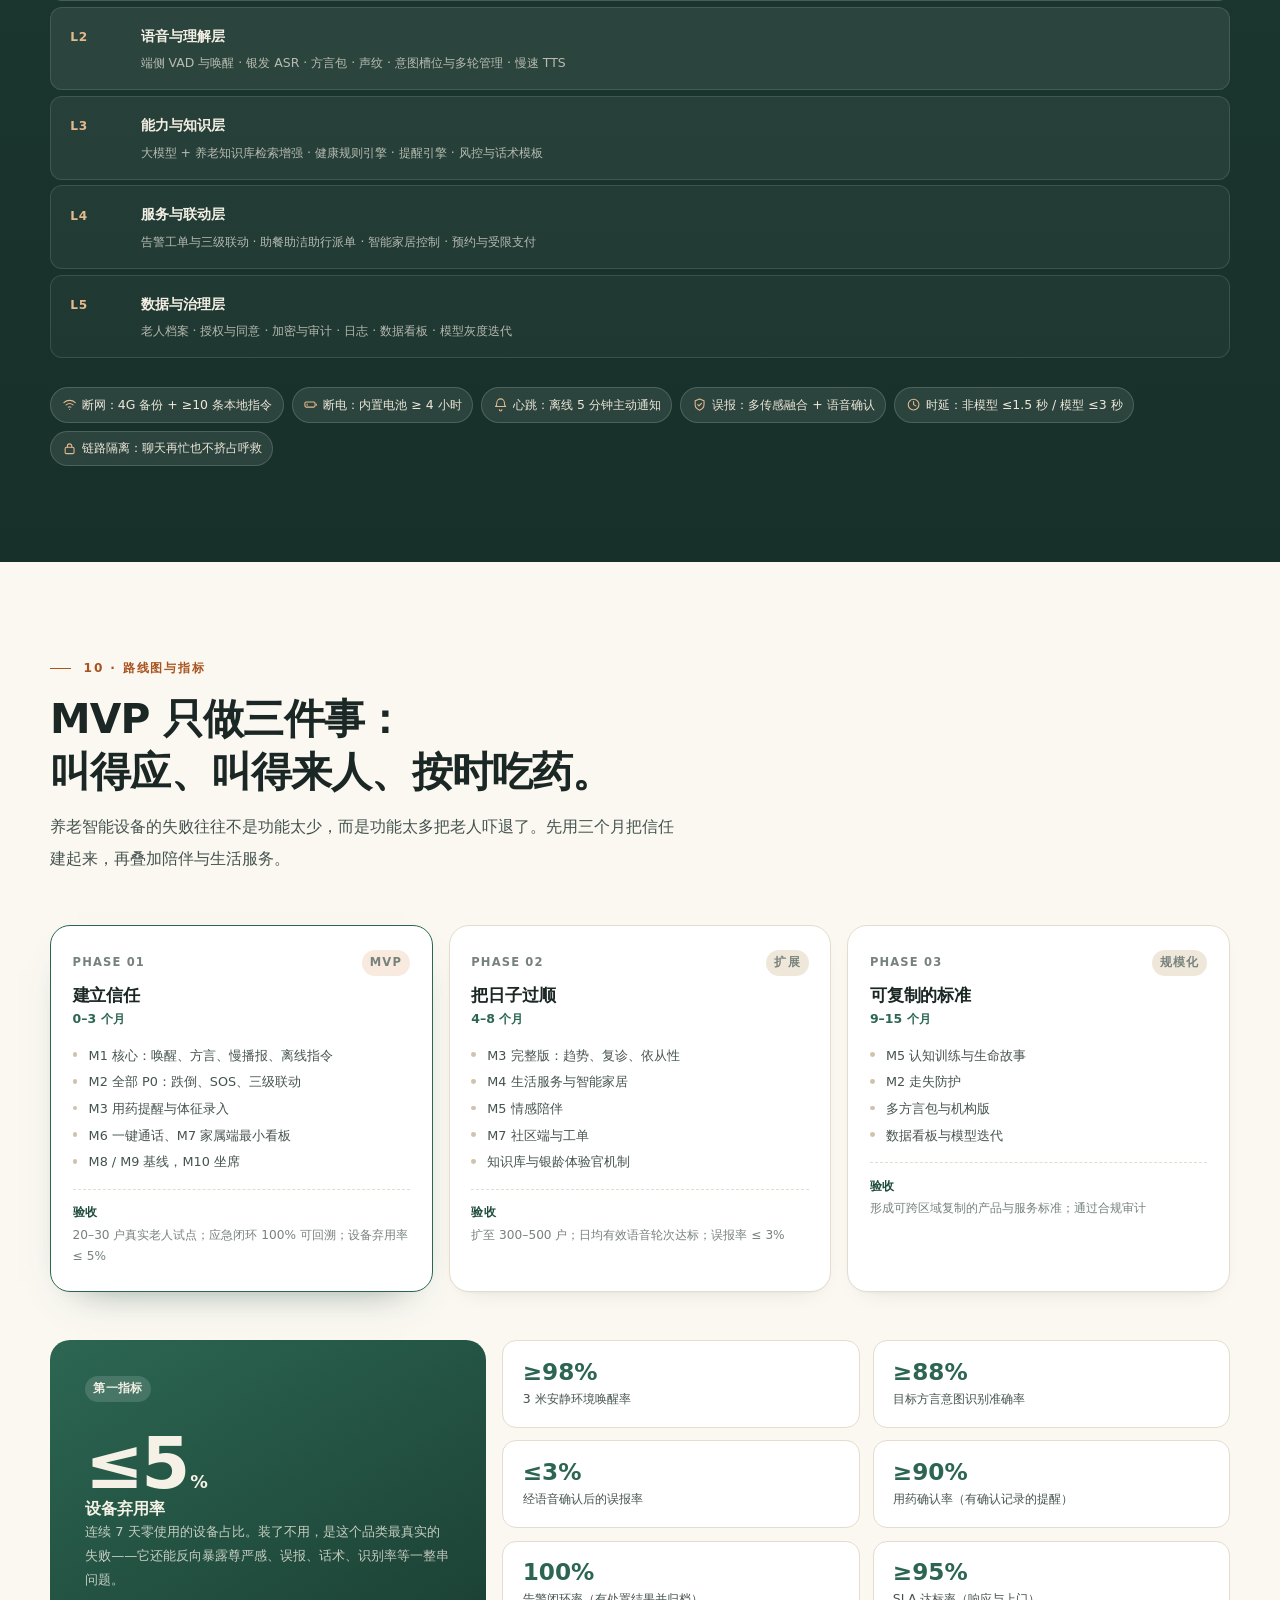
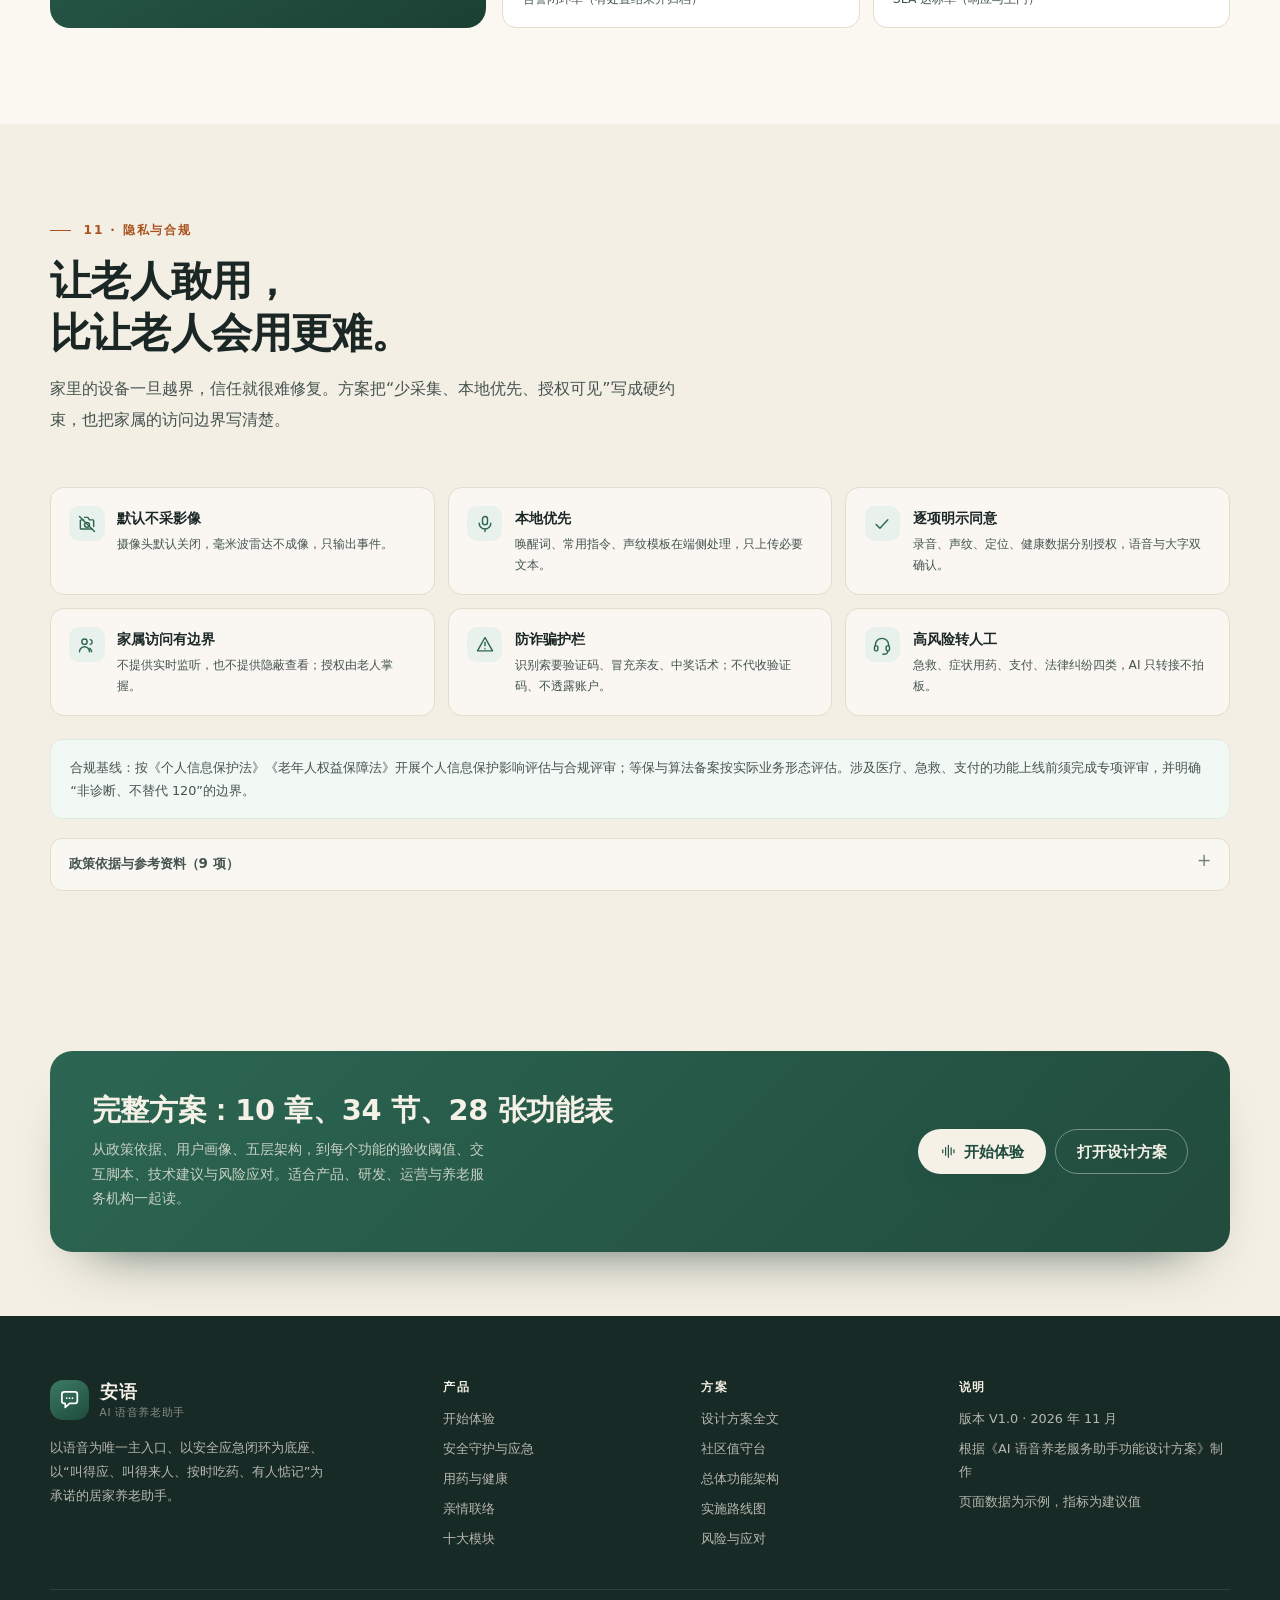
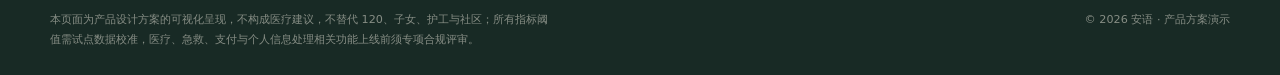
<file: website/about.html>
<!DOCTYPE html>
<html lang="zh-CN">
<head>
<meta charset="utf-8">
<meta name="viewport" content="width=device-width, initial-scale=1">
<title>了解方案 · 安语 AI 语音养老服务助手</title>
<meta name="description" content="以语音为唯一主入口的居家养老 AI 助手：不识字、不点屏也能用；疑似跌倒先确认再升级，三级联动分钟级响应；用药提醒做到确认闭环。">
<meta name="theme-color" content="#FBF8F2">
<link rel="icon" href="assets/favicon.svg" type="image/svg+xml">
<link rel="stylesheet" href="assets/style.css">
<script>document.documentElement.classList.add('js');</script>
</head>
<body>
<a class="skip-link" href="#main">跳到主要内容</a>

<svg class="icon-defs" aria-hidden="true" focusable="false" xmlns="http://www.w3.org/2000/svg">
  <symbol id="i-voice" viewBox="0 0 24 24"><path d="M4 10v4M8 6.5v11M12 3.5v17M16 7v10M20 10v4"/></symbol>
  <symbol id="i-shield" viewBox="0 0 24 24"><path d="M12 3l7 3v6c0 4.4-2.9 7.4-7 9-4.1-1.6-7-4.6-7-9V6l7-3z"/><path d="M9 12l2 2 4-4"/></symbol>
  <symbol id="i-pill" viewBox="0 0 24 24"><rect x="3" y="9" width="18" height="6" rx="3"/><path d="M12 9v6"/></symbol>
  <symbol id="i-home" viewBox="0 0 24 24"><path d="M4 10.5L12 4l8 6.5V20a1 1 0 0 1-1 1h-4v-6H9v6H5a1 1 0 0 1-1-1z"/></symbol>
  <symbol id="i-heart" viewBox="0 0 24 24"><path d="M12 20s-7-4.35-7-9a4 4 0 0 1 7-2.65A4 4 0 0 1 19 11c0 4.65-7 9-7 9z"/></symbol>
  <symbol id="i-phone" viewBox="0 0 24 24"><path d="M6.5 3h3L11 7.5 9 9a12 12 0 0 0 6 6l1.5-2 4.5 1.5v3a2 2 0 0 1-2 2A15.5 15.5 0 0 1 4.5 5a2 2 0 0 1 2-2z"/></symbol>
  <symbol id="i-lock" viewBox="0 0 24 24"><rect x="5" y="10" width="14" height="10" rx="2"/><path d="M8.5 10V8a3.5 3.5 0 0 1 7 0v2"/></symbol>
  <symbol id="i-headset" viewBox="0 0 24 24"><path d="M4 13v-1a8 8 0 0 1 16 0v1"/><rect x="3" y="13" width="4" height="6" rx="1.5"/><rect x="17" y="13" width="4" height="6" rx="1.5"/><path d="M19 19a4 4 0 0 1-4 4h-2"/></symbol>
  <symbol id="i-users" viewBox="0 0 24 24"><circle cx="9" cy="8" r="3.2"/><path d="M3 20a6 6 0 0 1 12 0"/><path d="M16 5.5a3 3 0 0 1 0 5.8"/><path d="M17.5 20a5 5 0 0 0-2.2-4"/></symbol>
  <symbol id="i-clock" viewBox="0 0 24 24"><circle cx="12" cy="12" r="8.5"/><path d="M12 7v5l3.5 2"/></symbol>
  <symbol id="i-wifi" viewBox="0 0 24 24"><path d="M3 9a13 13 0 0 1 18 0"/><path d="M6.5 12.5a8.5 8.5 0 0 1 11 0"/><path d="M10 16a4 4 0 0 1 4 0"/><circle cx="12" cy="19.5" r=".9" fill="currentColor" stroke="none"/></symbol>
  <symbol id="i-battery" viewBox="0 0 24 24"><rect x="3" y="8" width="16" height="8" rx="2"/><path d="M21 11v2"/><path d="M6.5 11v2"/></symbol>
  <symbol id="i-doc" viewBox="0 0 24 24"><path d="M6 3h7l5 5v13H6z"/><path d="M13 3v5h5"/><path d="M9 13h6M9 17h6"/></symbol>
  <symbol id="i-check" viewBox="0 0 24 24"><path d="M5 12.5l4.5 4.5L19 7"/></symbol>
  <symbol id="i-play" viewBox="0 0 24 24"><path d="M8 5.5v13l11-6.5z" fill="currentColor" stroke="none"/></symbol>
  <symbol id="i-stop" viewBox="0 0 24 24"><rect x="7" y="7" width="10" height="10" rx="1.5" fill="currentColor" stroke="none"/></symbol>
  <symbol id="i-print" viewBox="0 0 24 24"><path d="M7 8V3h10v5"/><rect x="4" y="8" width="16" height="8" rx="2"/><path d="M7 13h10v8H7z"/></symbol>
  <symbol id="i-arrow" viewBox="0 0 24 24"><path d="M4 12h15M13 6l6 6-6 6"/></symbol>
  <symbol id="i-access" viewBox="0 0 24 24"><circle cx="12" cy="5" r="2"/><path d="M4 9h16"/><path d="M12 9v5"/><path d="M8 21l4-7 4 7"/></symbol>
  <symbol id="i-alert" viewBox="0 0 24 24"><path d="M12 3l9 16H3z"/><path d="M12 9v4"/><circle cx="12" cy="16.5" r=".9" fill="currentColor" stroke="none"/></symbol>
  <symbol id="i-spark" viewBox="0 0 24 24"><path d="M12 3l1.8 5.2L19 10l-5.2 1.8L12 17l-1.8-5.2L5 10l5.2-1.8z"/></symbol>
  <symbol id="i-camera" viewBox="0 0 24 24"><path d="M3 3l18 18"/><path d="M8 7H5a1 1 0 0 0-1 1v9a1 1 0 0 0 1 1h13"/><path d="M9 4h4l2 3h4a1 1 0 0 1 1 1v7"/><circle cx="12" cy="13" r="3"/></symbol>
  <symbol id="i-mic" viewBox="0 0 24 24"><rect x="9" y="3" width="6" height="10" rx="3"/><path d="M5 11a7 7 0 0 0 14 0"/><path d="M12 18v3"/></symbol>
  <symbol id="i-bell" viewBox="0 0 24 24"><path d="M6 9a6 6 0 0 1 12 0c0 5 2 6 2 6H4s2-1 2-6"/><path d="M10 20a2 2 0 0 0 4 0"/></symbol>
  <symbol id="i-chart" viewBox="0 0 24 24"><path d="M4 20V4"/><path d="M4 20h16"/><path d="M8 16v-4M12 16V7M16 16v-6"/></symbol>
</svg>

<header class="topbar" id="topbar">
  <div class="wrap topbar-inner">
    <a class="brand" href="#top" aria-label="安语 · AI 语音养老助手 首页">
      <span class="brand-mark" aria-hidden="true">
        <svg viewBox="0 0 24 24" fill="none" stroke="currentColor" stroke-width="1.8" stroke-linecap="round" stroke-linejoin="round"><path d="M4 6.5A2.5 2.5 0 0 1 6.5 4h11A2.5 2.5 0 0 1 20 6.5v7a2.5 2.5 0 0 1-2.5 2.5H12l-4.5 4v-4H6.5A2.5 2.5 0 0 1 4 13.5z"/><path d="M9 10.5h.01M12 10.5h.01M15 10.5h.01"/></svg>
      </span>
      <span class="brand-text"><strong>安语</strong><small>AI 语音养老助手</small></span>
    </a>

    <nav class="nav" aria-label="主导航">
      <a href="#why">为什么</a>
      <a href="#day">一天</a>
      <a href="#demo">对话</a>
      <a href="#safety">应急</a>
      <a href="#modules">十大模块</a>
      <a href="#roadmap">路线图</a>
    </nav>

    <div class="topbar-actions">
      <div class="a11y">
        <button class="a11y-btn" id="a11yBtn" type="button" aria-expanded="false" aria-controls="a11yPanel" aria-label="适老化显示设置">
          <svg class="ico" aria-hidden="true"><use href="#i-access"/></svg><span>适老化</span>
        </button>
        <div class="a11y-panel" id="a11yPanel" hidden>
          <p class="a11y-title">显示设置</p>
          <label class="switch"><span>大字模式<small>正文放大，间距更松</small></span><input type="checkbox" id="seniorToggle"><i aria-hidden="true"></i></label>
          <label class="switch"><span>高对比<small>纯黑白，边框更清楚</small></span><input type="checkbox" id="contrastToggle"><i aria-hidden="true"></i></label>
          <p class="a11y-note">设置会保存在本机。这个开关本身，也是方案里“老人可以不学就会用”的一次演示。</p>
        </div>
      </div>
      <a class="btn btn-primary btn-sm app-link" href="index.html">
        <svg class="ico" aria-hidden="true"><use href="#i-voice"/></svg>开始体验
      </a>
      <a class="btn btn-ghost btn-sm doc-link" href="docs.html">
        <svg class="ico" aria-hidden="true"><use href="#i-doc"/></svg>设计方案
      </a>
      <button class="menu-btn" id="menuBtn" type="button" aria-expanded="false" aria-controls="mobileMenu" aria-label="打开菜单">
        <span></span><span></span><span></span>
      </button>
    </div>
  </div>
  <div class="mobile-menu" id="mobileMenu" hidden>
    <a href="#why">为什么需要它</a>
    <a href="#day">老人真实的一天</a>
    <a href="#demo">听它怎么说话</a>
    <a href="#safety">出事的时候</a>
    <a href="#health">按时吃药</a>
    <a href="#family">有人惦记</a>
    <a href="#modules">十大功能模块</a>
    <a href="#design">原则与边界</a>
    <a href="#tech">技术与可靠性</a>
    <a href="#roadmap">路线图与指标</a>
    <a href="#trust">隐私与合规</a>
    <a class="btn btn-primary btn-block" href="index.html">开始体验</a>
    <a class="btn btn-ghost btn-block" href="docs.html">打开完整设计方案</a>
  </div>
</header>

<main id="main">

  <!-- ========== Hero ========== -->
  <section class="hero" id="top">
    <div class="wrap hero-grid">
      <div class="hero-copy">
        <p class="kicker">居家养老 · AI 语音助手</p>
        <h1>叫得应，叫得来人，<br><em>按时吃药</em>，有人惦记。</h1>
        <p class="hero-lead">以语音为唯一主入口的居家养老助手。不识字、不点屏、不记指令，开口就能用；出事时，它先问一声，再叫人。不是又一台智能音箱，而是一张有人接得住的安全网。</p>
        <div class="hero-cta">
          <a class="btn btn-primary" href="index.html">
            <svg class="ico" aria-hidden="true"><use href="#i-voice"/></svg>开始体验
          </a>
          <a class="btn btn-ghost" href="docs.html">
            <svg class="ico" aria-hidden="true"><use href="#i-doc"/></svg>打开设计方案
          </a>
        </div>
        <ul class="hero-badges">
          <li><svg class="ico" aria-hidden="true"><use href="#i-check"/></svg>无需 App，无需学习</li>
          <li><svg class="ico" aria-hidden="true"><use href="#i-check"/></svg>断网也能救命</li>
          <li><svg class="ico" aria-hidden="true"><use href="#i-check"/></svg>先把误报管住</li>
        </ul>
      </div>

      <div class="stage" aria-hidden="false">
        <div class="device">
          <div class="device-screen">
            <div class="device-top">
              <span class="device-date">11 月 10 日 · 周二</span>
              <span class="device-weather">晴 18°</span>
            </div>
            <div class="device-clock">08:00</div>
            <p class="device-greet">王阿姨，早上好</p>
            <div class="device-remind">
              <span class="dot-live" aria-hidden="true"></span>
              <div><strong>该吃降压药了</strong><small>1 片 · 饭后 · 餐桌左边第二格</small></div>
              <span class="device-state">待确认</span>
            </div>
            <div class="wave" aria-hidden="true">
              <i></i><i></i><i></i><i></i><i></i><i></i><i></i><i></i><i></i><i></i><i></i>
            </div>
            <div class="device-say">“药盒在餐桌左边第二个格子，吃完跟我说一声‘吃过了’。”</div>
            <div class="device-actions" aria-hidden="true">
              <span>语音</span><span>用药</span><span>家人</span><span class="sos">求助</span>
            </div>
          </div>
        </div>
        <span class="float-chip chip-a"><svg class="ico" aria-hidden="true"><use href="#i-check"/></svg><strong>已确认</strong> 08:07</span>
        <span class="float-chip chip-b"><svg class="ico" aria-hidden="true"><use href="#i-users"/></svg>家属端已同步</span>
      </div>
    </div>

    <div class="wrap">
      <dl class="stats">
        <div class="stat"><dt>3.23<span>亿</span></dt><dd>全国 60 岁及以上人口<br>（2025 年末）</dd></div>
        <div class="stat"><dt>≤30<span>秒</span></dt><dd>SOS 触发到第一通电话<br>接通</dd></div>
        <div class="stat"><dt>3<span>级</span></dt><dd>家属 → 社区 → 120<br>逐层升级</dd></div>
        <div class="stat"><dt>≤5<span>%</span></dt><dd>设备弃用率目标<br>本方案第一指标</dd></div>
      </dl>
    </div>
  </section>

  <!-- ========== 01 为什么 ========== -->
  <section class="sec" id="why">
    <div class="wrap">
      <div class="sec-head reveal">
        <p class="eyebrow">01 · 为什么需要它</p>
        <h2>养老设备最常见的失败，<br>不是功能太少，而是<em>老人不用</em>。</h2>
        <p class="sec-lead">独居、空巢、慢病共存，靠子女和社区的人力很难全天覆盖。但把摄像头、手环、App 一股脑塞给老人，往往换来一句“别给我装这些”，然后设备被束之高阁。</p>
      </div>

      <div class="pain-grid">
        <article class="pain reveal" data-delay="1">
          <p class="p-no">不会用</p>
          <h3>多一步操作，就多一次放弃</h3>
          <p>记不住菜单、看不清小字、验证码输不对。对老人来说，语音不是“更方便的入口”，而是唯一不需要学习的界面。</p>
        </article>
        <article class="pain reveal" data-delay="2">
          <p class="p-no">不愿用</p>
          <h3>被当成“被看管的人”</h3>
          <p>外观像医疗器械、话术像监督、家属随时能看——尊严感一旦受损，老人会用“我不用”把关心挡在门外。</p>
        </article>
        <article class="pain reveal" data-delay="3">
          <p class="p-no">不敢用</p>
          <h3>用隐私换来的不是安心</h3>
          <p>摄像头对着客厅，录音不知道去了哪。方案默认不采影像、雷达不成像、授权逐项可控，老人才敢让它待在屋里。</p>
        </article>
        <article class="pain reveal">
          <p class="p-no">用不上</p>
          <h3>提醒响了，药还是没吃</h3>
          <p>能聊天却叫不来人，会报时却办不成事。每个意图都必须落到具体动作和语音回执，否则只是一场空响。</p>
        </article>
      </div>

      <blockquote class="pullquote reveal">
        付费的是子女，使用的是老人。任何功能都要同时回答“老人愿意用吗”和“子女愿意买吗”，而前者是前提——老人不用，其余价值全部归零。
        <small>设计原则 · 付费方与使用方分离</small>
      </blockquote>
    </div>
  </section>

  <!-- ========== 02 一天 ========== -->
  <section class="sec sec-alt" id="day">
    <div class="wrap">
      <div class="sec-head reveal">
        <p class="eyebrow">02 · 真实的一天</p>
        <h2>从 7:30 到凌晨 2:00，<br>它知道什么时候该开口，什么时候该闭嘴。</h2>
        <p class="sec-lead">陪伴不是“话越多越好”，而是“可预期”。固定时间的问候，比全天随时搭话更容易被接受，也更不容易被视为打扰。</p>
      </div>

      <div class="day-wrap">
        <ol class="day-list">
          <li class="day-item reveal">
            <span class="day-time">07:30</span>
            <div class="day-body">
              <h3>起床</h3>
              <p>主动问候，播报日期、天气与穿衣提示，顺带提醒测血压。</p>
            </div>
          </li>
          <li class="day-item reveal">
            <span class="day-time">08:00</span>
            <div class="day-body">
              <h3>早餐后 <span class="tag tag-p0">用药闭环</span></h3>
              <p>用药提醒、服药确认；未确认则 5 / 15 / 30 分钟递进提醒，第三次才通知家属。</p>
            </div>
          </li>
          <li class="day-item reveal">
            <span class="day-time">09:30</span>
            <div class="day-body">
              <h3>主动关怀</h3>
              <p>“昨晚睡得怎么样？”把“腿疼”这类关键词记进情绪与健康日志。</p>
            </div>
          </li>
          <li class="day-item reveal">
            <span class="day-time">11:00</span>
            <div class="day-body">
              <h3>午饭</h3>
              <p>语音点老年餐，忌口与软食偏好自动同步，到餐时播报。</p>
            </div>
          </li>
          <li class="day-item reveal">
            <span class="day-time">14:00</span>
            <div class="day-body">
              <h3>午后</h3>
              <p>播放戏曲、老歌，或做五分钟不打分的认知小练习。</p>
            </div>
          </li>
          <li class="day-item reveal">
            <span class="day-time">16:00</span>
            <div class="day-body">
              <h3>亲情</h3>
              <p>“想闺女了” → 一键视频通话；没接通就转语音留言。</p>
            </div>
          </li>
          <li class="day-item reveal">
            <span class="day-time">18:30</span>
            <div class="day-body">
              <h3>晚饭</h3>
              <p>第二次用药提醒与确认，夜里不再强扰。</p>
            </div>
          </li>
          <li class="day-item reveal">
            <span class="day-time">21:00</span>
            <div class="day-body">
              <h3>睡前</h3>
              <p>夜间模式，门窗与燃气检查播报，道一声晚安。</p>
            </div>
          </li>
          <li class="day-item night reveal">
            <span class="day-time">02:00</span>
            <div class="day-body">
              <h3>夜间 <span class="tag tag-accent">无人值守</span></h3>
              <p>离床过久未归先轻声询问；无应答才按预案逐级升级，不惊动整栋楼。</p>
            </div>
          </li>
        </ol>

        <aside class="day-aside">
          <div class="aside-card reveal">
            <h3>一天里最要紧的三件事</h3>
            <div class="mini-flow">
              <span><b>1</b>叫得应：任何一步都不静默</span>
              <span><b>2</b>叫得来人：分钟级有人响应</span>
              <span><b>3</b>按时吃药：确认过才算数</span>
            </div>
          </div>
          <div class="aside-card quote-card reveal">
            <h3>语音示例</h3>
            <p class="quote-kai">“王阿姨，药吃了吗？我帮您记一下。”</p>
            <p>不催促、不评判、只确认——这是用药提醒能被老人接受的前提。</p>
          </div>
        </aside>
      </div>
    </div>
  </section>

  <!-- ========== 03 对话演示 ========== -->
  <section class="sec" id="demo">
    <div class="wrap">
      <div class="sec-head reveal">
        <p class="eyebrow">03 · 它怎么说话</p>
        <h2>慢一点，等一等，<br>把“听不懂”变成“问清楚”。</h2>
        <p class="sec-lead">银发语音要适配语速慢、停顿长、含糊、重复和气声；方言要一地方言一验收。下面五段是方案里的真实脚本，可以点开朗读——默认 0.82 倍速，正是给老人听的节奏。</p>
      </div>

      <div class="demo-grid reveal">
        <div class="demo-tabs" id="demoTabs" role="tablist" aria-label="语音对话示例">
          <button class="demo-tab" type="button" role="tab" aria-selected="true" aria-controls="demoLog" data-script="vague">
            <strong>模糊指代</strong><small>“那个白色的药”</small>
          </button>
          <button class="demo-tab" type="button" role="tab" aria-selected="false" aria-controls="demoLog" tabindex="-1" data-script="medicine">
            <strong>服药提醒</strong><small>提醒不是闹钟，是闭环</small>
          </button>
          <button class="demo-tab" type="button" role="tab" aria-selected="false" aria-controls="demoLog" tabindex="-1" data-script="fall">
            <strong>疑似跌倒</strong><small>先确认，再叫人来</small>
          </button>
          <button class="demo-tab" type="button" role="tab" aria-selected="false" aria-controls="demoLog" tabindex="-1" data-script="family">
            <strong>想孩子了</strong><small>一句话就接通</small>
          </button>
          <button class="demo-tab" type="button" role="tab" aria-selected="false" aria-controls="demoLog" tabindex="-1" data-script="scam">
            <strong>防诈骗</strong><small>只挡住动作，不判断真假</small>
          </button>
        </div>

        <div class="demo-panel">
          <div class="demo-bar">
            <div class="demo-who">
              <span class="demo-avatar" aria-hidden="true">安</span>
              <span>安语<small>居家养老语音助手</small></span>
            </div>
            <div class="demo-controls">
              <span class="demo-hint" id="demoHint">4 句对话</span>
              <button class="btn btn-ghost btn-sm" type="button" id="demoPlay">
                <svg class="ico" aria-hidden="true"><use href="#i-play"/></svg><span id="demoPlayLabel">朗读示例</span>
              </button>
              <button class="btn btn-ghost btn-sm" type="button" id="demoStop" hidden>
                <svg class="ico" aria-hidden="true"><use href="#i-stop"/></svg>停止
              </button>
            </div>
          </div>
          <div class="demo-log" id="demoLog" role="tabpanel" aria-live="polite">
            <noscript><p>开启 JavaScript 后可查看逐句对话动画。</p></noscript>
          </div>
          <div class="demo-foot">朗读使用浏览器自带语音合成，语速 0.82 倍。没有声音时，文字同样完整。</div>
        </div>
      </div>
    </div>
  </section>

  <!-- ========== 04 应急 ========== -->
  <section class="sec sec-alt" id="safety">
    <div class="wrap">
      <div class="sec-head reveal">
        <p class="eyebrow">04 · 出事的时候</p>
        <h2>先问一声，再叫人。<br>把“跌倒没人知道”变成<em>分钟内有人响应</em>。</h2>
        <p class="sec-lead">应急设计里最容易被忽略的一步，是“升级之前先确认”。不做这一步，家属会被误报训练到关掉告警；做了这一步，才敢把响应压到 60 秒。</p>
      </div>

      <div class="emg-grid">
        <article class="emg-card reveal">
          <h3>一次疑似跌倒的 3 分钟</h3>
          <p>从检测到闭环，每一级都有超时、有回执、有人说话。</p>
          <div class="timeline">
            <div class="tl-item">
              <span class="tl-time">0 秒</span>
              <div class="tl-body">
                <b>检测 + 先出声</b>
                <p>毫米波雷达与手环融合判断疑似跌倒，助手立即询问：“您还好吗？能答应我一声吗？”</p>
              </div>
            </div>
            <div class="tl-item">
              <span class="tl-time">30–60 秒</span>
              <div class="tl-body">
                <b>无应答或明确求救，才升级</b>
                <p>“先确认后升级”把误报压到 ≤3%，也让每一次告警都值得家属起身。</p>
              </div>
            </div>
            <div class="tl-item">
              <span class="tl-time">60 秒</span>
              <div class="tl-body">
                <b>家属未接 → 社区值班</b>
                <p>自动转物业、网格员；老人端不静默，持续安抚“别急着起身”。</p>
              </div>
            </div>
            <div class="tl-item hot">
              <span class="tl-time">3 分钟</span>
              <div class="tl-body">
                <b>未闭环 → 120 与人工坐席</b>
                <p>按预案联系急救，坐席同步介入；全程留痕，事件 100% 可回溯。</p>
              </div>
            </div>
          </div>
        </article>

        <div>
          <article class="emg-card reveal" data-delay="1">
            <h3>三级联动，一级都不能空</h3>
            <div class="tiers">
              <div class="tier"><b>1</b><span>家属与紧急联系人<small>电话、App 推送、一键回拨</small></span><em>60 秒</em></div>
              <div class="tier"><b>2</b><span>社区、物业、网格员<small>值班电话 + 工单派单</small></span><em>3 分钟</em></div>
              <div class="tier"><b>3</b><span>120 / 110 与人工坐席<small>应急信息卡同步推送</small></span><em>预案</em></div>
            </div>
            <div class="info-card">
              <h4>到场者会收到一张应急信息卡</h4>
              <ul>
                <li>住址与门牌、楼栋入口</li>
                <li>病史、过敏史、常用药</li>
                <li>紧急联系人与授权范围</li>
                <li>脱敏展示，仅限本次事件</li>
              </ul>
            </div>
          </article>
        </div>
      </div>
    </div>
  </section>

  <!-- ========== 05 用药 ========== -->
  <section class="sec" id="health">
    <div class="wrap">
      <div class="sec-head reveal">
        <p class="eyebrow">05 · 按时吃药</p>
        <h2>提醒不等于执行。<br>没有确认的提醒，等于没提醒。</h2>
        <p class="sec-lead">闹钟响了，药还是没吃——这是慢病管理里最常见的断点。方案把“提醒”做成一条有状态、有升级、有记录的闭环，同时守住“不诊断、不改药量”的边界。</p>
      </div>

      <div class="two-col">
        <article class="card reveal">
          <h3><svg class="ico" aria-hidden="true"><use href="#i-clock"/></svg>一条提醒的四次尝试</h3>
          <div class="ladder">
            <div class="rung">
              <span class="rung-time">T+0</span><span class="rung-mark" aria-hidden="true"></span>
              <div class="rung-body"><b>到点播报</b><p>“八点了，该吃早上的降压药啦，一片。”</p></div>
            </div>
            <div class="rung">
              <span class="rung-time">+5 分</span><span class="rung-mark" aria-hidden="true"></span>
              <div class="rung-body"><b>未确认，再问一句</b><p>“药吃了吗？我帮您记一下。”不催促，也不假设。</p></div>
            </div>
            <div class="rung">
              <span class="rung-time">+15 分</span><span class="rung-mark" aria-hidden="true"></span>
              <div class="rung-body"><b>第三次提醒</b><p>换一种说法，允许老人说“等会儿吃”。</p></div>
            </div>
            <div class="rung alert">
              <span class="rung-time">+30 分</span><span class="rung-mark" aria-hidden="true"></span>
              <div class="rung-body"><b>通知家属</b><p>附上提醒次数与当前状态，家属可回拨或远程协助。</p></div>
            </div>
            <div class="rung done">
              <span class="rung-time">确认</span><span class="rung-mark" aria-hidden="true"></span>
              <div class="rung-body"><b>“吃过了” → 记入依从性</b><p>语音、实体键、药盒开合三选一，形成日 / 周记录。</p></div>
            </div>
          </div>
        </article>

        <article class="card reveal" data-delay="1">
          <h3><svg class="ico" aria-hidden="true"><use href="#i-pill"/></svg>今日用药 · 示例数据</h3>
          <div class="med-list">
            <div class="med-row"><time>08:00</time><div><strong>降压药 · 1 片</strong><small>饭后 · 餐桌左边第二格</small></div><span class="med-state ok">已确认 08:07</span></div>
            <div class="med-row"><time>12:30</time><div><strong>二甲双胍 · 1 片</strong><small>随餐</small></div><span class="med-state wait">待确认</span></div>
            <div class="med-row"><time>18:30</time><div><strong>降压药 · 1 片</strong><small>饭后</small></div><span class="med-state idle">未到时间</span></div>
          </div>
          <p class="card-note">本周确认率 96%。家属端只看结果与趋势，不下诊断结论。</p>
          <div class="info-card">
            <h4>红线：这四类一定转人工</h4>
            <ul>
              <li>急救判断</li>
              <li>症状与用药（含改剂量）</li>
              <li>资金支付</li>
              <li>法律纠纷</li>
            </ul>
          </div>
        </article>
      </div>

      <article class="card quote-card reveal" style="margin-top:1.2rem">
        <h3>当老人问“是不是该加半片”</h3>
        <div class="script-line">
          <p class="elder"><span>王阿姨</span>我这两天头晕，是不是降压药该加半片？</p>
          <p><span>安语</span>王阿姨，这个我不能替您拿主意，也不建议自己改药量。我先记下来，帮您给李女士发个消息，建议您先坐下来歇着，要不要我现在接通人工健康坐席？</p>
        </div>
        <p class="card-note">AI 不诊断、不开药、不解释检查报告；它记录、提醒、建议就医，并把问题交到人手里。</p>
      </article>
    </div>
  </section>

  <!-- ========== 06 亲情 ========== -->
  <section class="sec sec-alt" id="family">
    <div class="wrap">
      <div class="sec-head reveal">
        <p class="eyebrow">06 · 有人惦记</p>
        <h2>“想闺女了”<br>——这句话只该有一个回答。</h2>
        <p class="sec-lead">亲情联络的价值不在于“能视频”，而在于老人不需要学会任何操作。与此同时，家属看到的是状态与趋势，而不是一间被直播的客厅。</p>
      </div>

      <div class="two-col">
        <article class="card quote-card reveal">
          <h3><svg class="ico" aria-hidden="true"><use href="#i-phone"/></svg>一句话接通</h3>
          <div class="script-line">
            <p class="elder"><span>王阿姨</span>小助手，我想闺女了。</p>
            <p><span>安语</span>我这就给李女士打视频。要是她没接，我帮您留句话，好吗？</p>
            <p><span>安语</span>今天聊了六分钟。要不要我把周六她来看您记到日程里？</p>
          </div>
          <p class="card-note">未接通自动转语音留言：老人说一句，原声与转写同时推给家属；家属回复由设备播报。</p>
        </article>

        <article class="card reveal" data-delay="1">
          <div class="report-head">
            <h3><svg class="ico" aria-hidden="true"><use href="#i-chart"/></svg>家属周报</h3>
            <span class="tag">示例数据</span>
          </div>
          <div class="report-metrics">
            <div class="metric"><span>亲情通话</span><div class="bar"><i style="width:72%"></i></div><b>4 次</b></div>
            <div class="metric"><span>用药确认</span><div class="bar"><i style="width:96%"></i></div><b>21 / 21</b></div>
            <div class="metric"><span>血压记录</span><div class="bar"><i style="width:88%"></i></div><b>7 次</b></div>
            <div class="metric warn"><span>情绪关键词</span><div class="bar"><i style="width:34%"></i></div><b>“腿疼” ×2</b></div>
          </div>
          <div class="keywords">
            <span class="tag">睡得浅 ×1</span>
            <span class="tag">活动 6 天</span>
            <span class="tag">夜间离床 2 次（在正常范围）</span>
          </div>
          <p class="card-note">四段式一屏读完：健康、安全、活动、情绪。只呈现，不下结论；异常才标红。</p>
        </article>
      </div>
    </div>
  </section>

  <!-- ========== 07 模块 ========== -->
  <section class="sec" id="modules">
    <div class="wrap">
      <div class="sec-head reveal">
        <p class="eyebrow">07 · 功能全貌</p>
        <h2>十个模块，<br>从“叫得应”到“有人兜底”。</h2>
        <p class="sec-lead">P0 是没有它产品就不成立的部分。点开任一模块，可看到核心功能与验收要点；完整的功能表、脚本与指标在<a href="docs.html" style="color:var(--primary);font-weight:600;text-decoration:underline;text-underline-offset:3px">设计方案全文</a>里。</p>
      </div>

      <div class="modules">
        <details class="mod reveal" open>
          <summary>
            <span class="mod-top"><span class="mod-code">M1</span><span class="mod-title">适老语音交互引擎</span><span class="tag tag-p0">P0</span></span>
            <span class="mod-value">让“说话”成为唯一必需技能</span>
            <span class="mod-more">9 项 P0 能力</span>
          </summary>
          <div class="mod-body">
            <ul>
              <li><code>F1-01</code>多方式唤醒 · 3–5 米远场，安静环境唤醒率 ≥ 98%</li>
              <li><code>F1-02</code>银发语音识别 · 字错率相对通用模型下降 ≥ 30%</li>
              <li><code>F1-03</code>方言与口音 · 粤、吴、川、鲁、闽等方言包，意图识别 ≥ 88%</li>
              <li><code>F1-04</code>模糊消歧 · “那个白色的药”也能对上，不确定就复述确认</li>
              <li><code>F1-06</code>慢速播报 · 默认 0.85 倍速、句间停顿加长，可随时说“慢点”</li>
              <li><code>F1-09</code>离线指令集 · 断网仍可救命、打电话、关灯、报时，≥10 条</li>
            </ul>
            <a class="mod-link" href="docs.html#s4-1">查看 M1 完整功能与验收 →</a>
          </div>
        </details>

        <details class="mod reveal" data-delay="1">
          <summary>
            <span class="mod-top"><span class="mod-code">M2</span><span class="mod-title">安全守护与应急响应</span><span class="tag tag-p0">P0</span></span>
            <span class="mod-value">出事时，分钟级有人响应</span>
            <span class="mod-more">8 项 P0 能力</span>
          </summary>
          <div class="mod-body">
            <ul>
              <li><code>F2-01</code>跌倒与坠床检测 · 雷达 + 可穿戴融合，默认不采影像</li>
              <li><code>F2-02</code>先确认后升级 · 30–60 秒语音求证，误报 ≤ 3%</li>
              <li><code>F2-03</code>一键 SOS · 实体键不依赖唤醒词与网络，首通 ≤ 30 秒</li>
              <li><code>F2-04</code>三级联动 · 家属 → 社区 → 120，每级有超时与回执</li>
              <li><code>F2-08</code>应急信息卡 · 住址、病史、过敏史、常用药、联系人</li>
              <li><code>F2-10</code>事件复盘 · 全流程时间戳，100% 可回溯</li>
            </ul>
            <a class="mod-link" href="docs.html#s4-2">查看 M2 完整功能与验收 →</a>
          </div>
        </details>

        <details class="mod reveal" data-delay="2">
          <summary>
            <span class="mod-top"><span class="mod-code">M3</span><span class="mod-title">健康管理与用药提醒</span><span class="tag tag-p0">P0</span></span>
            <span class="mod-value">把提醒做成确认过的闭环</span>
            <span class="mod-more">5 项 P0 能力</span>
          </summary>
          <div class="mod-body">
            <ul>
              <li><code>F3-01</code>用药计划 · 家属或药师录入，AI 不推断处方</li>
              <li><code>F3-02</code>分级提醒 · 未确认 5 / 15 / 30 分钟递进，第三次通知家属</li>
              <li><code>F3-03</code>服药确认 · 语音、实体键、药盒开合三选一</li>
              <li><code>F3-04</code>体征录入 · “血压 135 85”复述确认后入档</li>
              <li><code>F3-09</code>边界护栏 · 症状、剂量、急症统一转人工或建议就医</li>
              <li><code>F3-05</code>趋势周报 · 只呈现曲线与次数，不下结论</li>
            </ul>
            <a class="mod-link" href="docs.html#s4-3">查看 M3 完整功能与验收 →</a>
          </div>
        </details>

        <details class="mod reveal" data-delay="3">
          <summary>
            <span class="mod-top"><span class="mod-code">M4</span><span class="mod-title">生活服务与智能家居</span><span class="tag tag-p1">P1</span></span>
            <span class="mod-value">动动嘴把日子过顺</span>
            <span class="mod-more">8 项能力</span>
          </summary>
          <div class="mod-body">
            <ul>
              <li><code>F4-01</code>家居控制 · “太冷了”“亮一点”也能听懂</li>
              <li><code>F4-02</code>助餐 · 忌口与软食偏好自动同步，到餐播报</li>
              <li><code>F4-03</code>助洁助行助浴 · 语音下单，派单进度可查</li>
              <li><code>F4-04</code>缴费代办 · 家属授权 + 二次确认 + 单笔限额</li>
              <li><code>F4-08</code>服务评价 · 完成后一句语音回访，形成质量闭环</li>
            </ul>
            <a class="mod-link" href="docs.html#s4-4">查看 M4 完整功能 →</a>
          </div>
        </details>

        <details class="mod reveal">
          <summary>
            <span class="mod-top"><span class="mod-code">M5</span><span class="mod-title">情感陪伴与精神慰藉</span><span class="tag tag-p1">P1</span></span>
            <span class="mod-value">每天都有一句惦记</span>
            <span class="mod-more">8 项能力</span>
          </summary>
          <div class="mod-body">
            <ul>
              <li><code>F5-01</code>主动关怀 · 固定时段的问候，比随时搭话更容易被接受</li>
              <li><code>F5-02</code>倾听 · 允许反复讲旧事，不打断、不纠正、不说“您讲过了”</li>
              <li><code>F5-03</code>怀旧内容 · 老歌、戏曲、评书、年代新闻</li>
              <li><code>F5-04</code>情绪识别 · 语气与关键词，持续异常才提醒家属</li>
              <li><code>F5-07</code>生命故事 · 是否分享给家属，由老人决定</li>
            </ul>
            <a class="mod-link" href="docs.html#s4-5">查看 M5 完整功能 →</a>
          </div>
        </details>

        <details class="mod reveal" data-delay="1">
          <summary>
            <span class="mod-top"><span class="mod-code">M6</span><span class="mod-title">亲情联络与家属协同</span><span class="tag tag-p0">P0</span></span>
            <span class="mod-value">一句话就找到孩子</span>
            <span class="mod-more">6 项能力</span>
          </summary>
          <div class="mod-body">
            <ul>
              <li><code>F6-01</code>一键通话 · “打给闺女”即拨，自动重拨，未接转留言</li>
              <li><code>F6-02</code>语音留言 · 原声 + 转文字，家属回复由设备播报</li>
              <li><code>F6-04</code>家属周报 · 健康、安全、活动、情绪四段式</li>
              <li><code>F6-05</code>授权中心 · 老人决定家人能看到什么、能收到什么告警</li>
              <li><code>F6-06</code>远程协助 · 可设提醒、改联系人，但不得实时监听</li>
            </ul>
            <a class="mod-link" href="docs.html#s4-6">查看 M6 完整功能 →</a>
          </div>
        </details>

        <details class="mod reveal" data-delay="2">
          <summary>
            <span class="mod-top"><span class="mod-code">M7</span><span class="mod-title">家属端、社区端与运营后台</span><span class="tag tag-p0">P0</span></span>
            <span class="mod-value">让每个告警都有人接</span>
            <span class="mod-more">三端职责</span>
          </summary>
          <div class="mod-body">
            <ul>
              <li><code>家属端</code>告警中心、健康周报、通话与留言、设备状态、授权管理</li>
              <li><code>社区端</code>老人档案与分级标签、批量看护看板、工单派单、上门记录</li>
              <li><code>运营后台</code>话术与知识库、阈值配置、录音抽检、SLA 监控、灰度发布</li>
            </ul>
            <a class="mod-link" href="docs.html#s4-7">查看 M7 完整职责 →</a>
          </div>
        </details>

        <details class="mod reveal" data-delay="3">
          <summary>
            <span class="mod-top"><span class="mod-code">M8</span><span class="mod-title">适老化与无障碍</span><span class="tag tag-p0">P0</span></span>
            <span class="mod-value">不学、不看、不记也能用</span>
            <span class="mod-more">8 项能力</span>
          </summary>
          <div class="mod-body">
            <ul>
              <li><code>F8-01</code>大字体高对比 · 屏显主文字 ≥ 24px，对比度 ≥ 4.5:1</li>
              <li><code>F8-02</code>慢播报可重复 · 无倒计时压迫，随时可说“再说一遍”</li>
              <li><code>F8-04</code>一键直达 · 无菜单层级、无验证码、无广告、无弹窗</li>
              <li><code>F8-05</code>外观去标签化 · 不像医疗器械，也不像监控摄像头</li>
              <li><code>F8-06</code>安装即用 · 配置由家属或坐席远程完成，老人零设置</li>
            </ul>
            <a class="mod-link" href="docs.html#s4-8">查看 M8 完整功能 →</a>
          </div>
        </details>

        <details class="mod reveal">
          <summary>
            <span class="mod-top"><span class="mod-code">M9</span><span class="mod-title">隐私安全与合规</span><span class="tag tag-p0">P0</span></span>
            <span class="mod-value">让老人敢用、家属放心</span>
            <span class="mod-more">9 项能力</span>
          </summary>
          <div class="mod-body">
            <ul>
              <li><code>F9-01</code>最小必要 · 默认不启用摄像头，雷达不成像</li>
              <li><code>F9-02</code>逐项同意 · 录音、声纹、定位、健康分别授权</li>
              <li><code>F9-06</code>家属边界 · 不提供实时监听与隐蔽查看</li>
              <li><code>F9-07</code>防诈骗 · 验证码不转述、账户信息不透露</li>
              <li><code>F9-09</code>合规基线 · 开展个人信息保护影响评估</li>
            </ul>
            <a class="mod-link" href="docs.html#s4-9">查看 M9 完整功能 →</a>
          </div>
        </details>

        <details class="mod reveal" data-delay="1">
          <summary>
            <span class="mod-top"><span class="mod-code">M10</span><span class="mod-title">运营服务与人工兜底</span><span class="tag tag-p0">P0</span></span>
            <span class="mod-value">AI 靠不住时，有人接</span>
            <span class="mod-more">8 项能力</span>
          </summary>
          <div class="mod-body">
            <ul>
              <li><code>F10-01</code>7×24 人工坐席 · 应急、健康疑问、投诉、设备问题一键转人工</li>
              <li><code>F10-02</code>四类强制转人工 · 急救判断、症状用药、资金支付、法律纠纷</li>
              <li><code>F10-04</code>SLA · 告警 60 秒响应，投诉 48 小时闭环</li>
              <li><code>F10-05</code>银龄体验官 · 邀请老人参与内测，按“软抵抗”反馈迭代</li>
              <li><code>F10-08</code>质检复盘 · 应急事件 100% 复盘，月度分析误报与漏报</li>
            </ul>
            <a class="mod-link" href="docs.html#s4-10">查看 M10 完整功能 →</a>
          </div>
        </details>
      </div>
    </div>
  </section>

  <!-- ========== 08 原则与边界 ========== -->
  <section class="sec sec-alt" id="design">
    <div class="wrap">
      <div class="sec-head reveal">
        <p class="eyebrow">08 · 原则与边界</p>
        <h2>六条设计原则，<br>一条比一条难做到。</h2>
        <p class="sec-lead">原则不是价值观口号，而是取舍工具：当“功能更多”和“老人更愿意用”冲突时，答案已经写在这里。</p>
      </div>

      <div class="principles">
        <div class="principle reveal"><b><span>01</span>语音优先，零学习成本</b><p>不要求识字、点屏、记指令、记唤醒词。任何一步失败都不能静默。</p></div>
        <div class="principle reveal" data-delay="1"><b><span>02</span>无感优先，按键兜底</b><p>优先采用不成像的毫米波雷达，同时永远保留一个实体求助键。</p></div>
        <div class="principle reveal" data-delay="2"><b><span>03</span>尊严感优先</b><p>外观与话术不标签化，不说“监控”“看管”，授权由老人掌握。</p></div>
        <div class="principle reveal"><b><span>04</span>高风险必有人工兜底</b><p>急救、症状用药、支付、法律纠纷四类，AI 只做转接与提示。</p></div>
        <div class="principle reveal" data-delay="1"><b><span>05</span>最小必要与可解释</b><p>少采集、本地优先，并且说清“我为什么提醒您”。</p></div>
        <div class="principle reveal" data-delay="2"><b><span>06</span>服务闭环优于对话能力</b><p>每个意图都要落到具体动作与语音回执，不允许“聊完就没有然后”。</p></div>
      </div>

      <div class="boundary reveal">
        <h3 class="boundary-title"><svg class="ico" aria-hidden="true" style="color:var(--accent)"><use href="#i-alert"/></svg>责任边界：说清楚不做什么，才敢做能做的</h3>
        <div class="boundary-grid">
          <div class="b-card">
            <h4>健康</h4>
            <p class="can" data-label="可以做">提醒、记录、趋势呈现、建议就医、整理主诉摘要</p>
            <p class="cannot" data-label="不可以做">诊断、开药、解释检查报告、调整剂量</p>
          </div>
          <div class="b-card">
            <h4>应急</h4>
            <p class="can" data-label="可以做">发现异常、语音确认、呼救、安抚、通知、推送信息卡</p>
            <p class="cannot" data-label="不可以做">承诺救援结果、替代 120 做伤情判定</p>
          </div>
          <div class="b-card">
            <h4>支付</h4>
            <p class="can" data-label="可以做">小额代叫服务并经二次确认、播报明细</p>
            <p class="cannot" data-label="不可以做">代扣大额、读取或转述密码与验证码</p>
          </div>
          <div class="b-card">
            <h4>法律与防诈</h4>
            <p class="can" data-label="可以做">提示风险、拒答并转人工或家属</p>
            <p class="cannot" data-label="不可以做">给出法律结论、代做转账决策</p>
          </div>
        </div>
      </div>
    </div>
  </section>

  <!-- ========== 09 技术 ========== -->
  <section class="sec sec-deep" id="tech">
    <div class="wrap">
      <div class="sec-head reveal">
        <p class="eyebrow">09 · 技术与可靠性</p>
        <h2>关键时刻，<br>不能有“正在加载”。</h2>
        <p class="sec-lead">断网、断电、设备离线——这三件事一定会发生。架构的目标不是永不故障，而是故障时仍然“叫得应”。</p>
      </div>

      <div class="layers reveal">
        <div class="layer"><b>L1</b><div><strong>交互接入层</strong><p>带屏音箱 · 可穿戴 · 实体 SOS 键 · 家属小程序 · Web 后台；远场拾音、波束成形、回声消除</p></div></div>
        <div class="layer"><b>L2</b><div><strong>语音与理解层</strong><p>端侧 VAD 与唤醒 · 银发 ASR · 方言包 · 声纹 · 意图槽位与多轮管理 · 慢速 TTS</p></div></div>
        <div class="layer"><b>L3</b><div><strong>能力与知识层</strong><p>大模型 + 养老知识库检索增强 · 健康规则引擎 · 提醒引擎 · 风控与话术模板</p></div></div>
        <div class="layer"><b>L4</b><div><strong>服务与联动层</strong><p>告警工单与三级联动 · 助餐助洁助行派单 · 智能家居控制 · 预约与受限支付</p></div></div>
        <div class="layer"><b>L5</b><div><strong>数据与治理层</strong><p>老人档案 · 授权与同意 · 加密与审计 · 日志 · 数据看板 · 模型灰度迭代</p></div></div>
      </div>

      <div class="reliability reveal">
        <span class="pill"><svg class="ico" aria-hidden="true"><use href="#i-wifi"/></svg>断网：4G 备份 + ≥10 条本地指令</span>
        <span class="pill"><svg class="ico" aria-hidden="true"><use href="#i-battery"/></svg>断电：内置电池 ≥ 4 小时</span>
        <span class="pill"><svg class="ico" aria-hidden="true"><use href="#i-bell"/></svg>心跳：离线 5 分钟主动通知</span>
        <span class="pill"><svg class="ico" aria-hidden="true"><use href="#i-shield"/></svg>误报：多传感融合 + 语音确认</span>
        <span class="pill"><svg class="ico" aria-hidden="true"><use href="#i-clock"/></svg>时延：非模型 ≤1.5 秒 / 模型 ≤3 秒</span>
        <span class="pill"><svg class="ico" aria-hidden="true"><use href="#i-lock"/></svg>链路隔离：聊天再忙也不挤占呼救</span>
      </div>
    </div>
  </section>

  <!-- ========== 10 路线图 ========== -->
  <section class="sec" id="roadmap">
    <div class="wrap">
      <div class="sec-head reveal">
        <p class="eyebrow">10 · 路线图与指标</p>
        <h2>MVP 只做三件事：<br>叫得应、叫得来人、按时吃药。</h2>
        <p class="sec-lead">养老智能设备的失败往往不是功能太少，而是功能太多把老人吓退了。先用三个月把信任建起来，再叠加陪伴与生活服务。</p>
      </div>

      <div class="phases">
        <article class="phase is-mvp reveal">
          <div class="phase-top"><span>PHASE 01</span><span class="tag tag-accent">MVP</span></div>
          <h3>建立信任</h3>
          <p class="phase-period">0–3 个月</p>
          <ul>
            <li>M1 核心：唤醒、方言、慢播报、离线指令</li>
            <li>M2 全部 P0：跌倒、SOS、三级联动</li>
            <li>M3 用药提醒与体征录入</li>
            <li>M6 一键通话、M7 家属端最小看板</li>
            <li>M8 / M9 基线，M10 坐席</li>
          </ul>
          <p class="milestone"><b>验收</b>20–30 户真实老人试点；应急闭环 100% 可回溯；设备弃用率 ≤ 5%</p>
        </article>

        <article class="phase reveal" data-delay="1">
          <div class="phase-top"><span>PHASE 02</span><span class="tag">扩展</span></div>
          <h3>把日子过顺</h3>
          <p class="phase-period">4–8 个月</p>
          <ul>
            <li>M3 完整版：趋势、复诊、依从性</li>
            <li>M4 生活服务与智能家居</li>
            <li>M5 情感陪伴</li>
            <li>M7 社区端与工单</li>
            <li>知识库与银龄体验官机制</li>
          </ul>
          <p class="milestone"><b>验收</b>扩至 300–500 户；日均有效语音轮次达标；误报率 ≤ 3%</p>
        </article>

        <article class="phase reveal" data-delay="2">
          <div class="phase-top"><span>PHASE 03</span><span class="tag">规模化</span></div>
          <h3>可复制的标准</h3>
          <p class="phase-period">9–15 个月</p>
          <ul>
            <li>M5 认知训练与生命故事</li>
            <li>M2 走失防护</li>
            <li>多方言包与机构版</li>
            <li>数据看板与模型迭代</li>
          </ul>
          <p class="milestone"><b>验收</b>形成可跨区域复制的产品与服务标准；通过合规审计</p>
        </article>
      </div>

      <div class="kpi-wrap">
        <article class="kpi-hero reveal">
          <span class="tag">第一指标</span>
          <div>
            <div class="big">≤5<span>%</span></div>
            <h3>设备弃用率</h3>
            <p>连续 7 天零使用的设备占比。装了不用，是这个品类最真实的失败——它还能反向暴露尊严感、误报、话术、识别率等一整串问题。</p>
          </div>
        </article>

        <div class="kpi-grid reveal" data-delay="1">
          <div class="kpi-card"><dt>≥98%</dt><dd>3 米安静环境唤醒率</dd></div>
          <div class="kpi-card"><dt>≥88%</dt><dd>目标方言意图识别准确率</dd></div>
          <div class="kpi-card"><dt>≤3%</dt><dd>经语音确认后的误报率</dd></div>
          <div class="kpi-card"><dt>≥90%</dt><dd>用药确认率（有确认记录的提醒）</dd></div>
          <div class="kpi-card"><dt>100%</dt><dd>告警闭环率（有处置结果并归档）</dd></div>
          <div class="kpi-card"><dt>≥95%</dt><dd>SLA 达标率（响应与上门）</dd></div>
        </div>
      </div>
    </div>
  </section>

  <!-- ========== 11 隐私 ========== -->
  <section class="sec sec-alt" id="trust">
    <div class="wrap">
      <div class="sec-head reveal">
        <p class="eyebrow">11 · 隐私与合规</p>
        <h2>让老人敢用，<br>比让老人会用更难。</h2>
        <p class="sec-lead">家里的设备一旦越界，信任就很难修复。方案把“少采集、本地优先、授权可见”写成硬约束，也把家属的访问边界写清楚。</p>
      </div>

      <div class="pledges">
        <div class="pledge reveal"><span class="p-ico"><svg class="ico" aria-hidden="true"><use href="#i-camera"/></svg></span><div><b>默认不采影像</b><p>摄像头默认关闭，毫米波雷达不成像，只输出事件。</p></div></div>
        <div class="pledge reveal" data-delay="1"><span class="p-ico"><svg class="ico" aria-hidden="true"><use href="#i-mic"/></svg></span><div><b>本地优先</b><p>唤醒词、常用指令、声纹模板在端侧处理，只上传必要文本。</p></div></div>
        <div class="pledge reveal" data-delay="2"><span class="p-ico"><svg class="ico" aria-hidden="true"><use href="#i-check"/></svg></span><div><b>逐项明示同意</b><p>录音、声纹、定位、健康数据分别授权，语音与大字双确认。</p></div></div>
        <div class="pledge reveal"><span class="p-ico"><svg class="ico" aria-hidden="true"><use href="#i-users"/></svg></span><div><b>家属访问有边界</b><p>不提供实时监听，也不提供隐蔽查看；授权由老人掌握。</p></div></div>
        <div class="pledge reveal" data-delay="1"><span class="p-ico"><svg class="ico" aria-hidden="true"><use href="#i-alert"/></svg></span><div><b>防诈骗护栏</b><p>识别索要验证码、冒充亲友、中奖话术；不代收验证码、不透露账户。</p></div></div>
        <div class="pledge reveal" data-delay="2"><span class="p-ico"><svg class="ico" aria-hidden="true"><use href="#i-headset"/></svg></span><div><b>高风险转人工</b><p>急救、症状用药、支付、法律纠纷四类，AI 只转接不拍板。</p></div></div>
      </div>

      <p class="compliance-note reveal">合规基线：按《个人信息保护法》《老年人权益保障法》开展个人信息保护影响评估与合规评审；等保与算法备案按实际业务形态评估。涉及医疗、急救、支付的功能上线前须完成专项评审，并明确“非诊断、不替代 120”的边界。</p>

      <details class="policy reveal">
        <summary>政策依据与参考资料（9 项）</summary>
        <div class="policy-body">
          <ol>
            <li>国务院办公厅《关于切实解决老年人运用智能技术困难的实施方案》（2020 年 11 月）。</li>
            <li>国务院办公厅《关于发展银发经济增进老年人福祉的意见》（2024 年 1 月）。</li>
            <li>《中共中央 国务院关于深化养老服务改革发展的意见》（2025 年 1 月）。</li>
            <li>民政部等八部门《关于培育养老服务经营主体 促进银发经济发展的若干措施》（2025 年 12 月）。</li>
            <li>《民政部关于进一步推进民政科技创新的指导意见》（2026 年 1 月）。</li>
            <li>商务部等八部门《关于加快“人工智能+消费”发展的实施意见》（2026 年 6 月）。</li>
            <li>民政部网站《共同推进适老化智能服务》：多地消协适老化智能服务倡议及西安实践。</li>
            <li>《中国城市报》2026 年 8 月 31 日《智能技术升级 逐步破解老人们的“软抵抗”》：老年人口数据、无感监测与银发语音模型相关情况。</li>
            <li>公开报道中南京、上海、北京海淀等地“人工智能+养老”落地案例（2026 年）。</li>
          </ol>
        </div>
      </details>
    </div>
  </section>

  <!-- ========== CTA ========== -->
  <section class="cta-band">
    <div class="wrap">
      <div class="cta-inner reveal">
        <div>
          <h2>完整方案：10 章、34 节、<span class="nowrap">28 张功能表</span></h2>
          <p>从政策依据、用户画像、五层架构，到每个功能的验收阈值、交互脚本、技术建议与风险应对。适合产品、研发、运营与养老服务机构一起读。</p>
        </div>
        <div class="cta-actions">
          <a class="btn btn-primary" href="index.html">
            <svg class="ico" aria-hidden="true"><use href="#i-voice"/></svg>开始体验
          </a>
          <a class="btn btn-ghost" href="docs.html">打开设计方案</a>
        </div>
      </div>
    </div>
  </section>
</main>

<footer class="footer">
  <div class="wrap">
    <div class="footer-grid">
      <div>
        <a class="brand" href="#top">
          <span class="brand-mark" aria-hidden="true">
            <svg viewBox="0 0 24 24" fill="none" stroke="currentColor" stroke-width="1.8" stroke-linecap="round" stroke-linejoin="round"><path d="M4 6.5A2.5 2.5 0 0 1 6.5 4h11A2.5 2.5 0 0 1 20 6.5v7a2.5 2.5 0 0 1-2.5 2.5H12l-4.5 4v-4H6.5A2.5 2.5 0 0 1 4 13.5z"/><path d="M9 10.5h.01M12 10.5h.01M15 10.5h.01"/></svg>
          </span>
          <span class="brand-text"><strong>安语</strong><small>AI 语音养老助手</small></span>
        </a>
        <p class="footer-about">以语音为唯一主入口、以安全应急闭环为底座、以“叫得应、叫得来人、按时吃药、有人惦记”为承诺的居家养老助手。</p>
      </div>
      <div>
        <h4>产品</h4>
        <ul>
          <li><a href="index.html">开始体验</a></li>
          <li><a href="#safety">安全守护与应急</a></li>
          <li><a href="#health">用药与健康</a></li>
          <li><a href="#family">亲情联络</a></li>
          <li><a href="#modules">十大模块</a></li>
        </ul>
      </div>
      <div>
        <h4>方案</h4>
        <ul>
          <li><a href="docs.html">设计方案全文</a></li>
          <li><a href="community.html">社区值守台</a></li>
          <li><a href="docs.html#s3">总体功能架构</a></li>
          <li><a href="docs.html#s7">实施路线图</a></li>
          <li><a href="docs.html#s9">风险与应对</a></li>
        </ul>
      </div>
      <div>
        <h4>说明</h4>
        <ul>
          <li>版本 V1.0 · 2026 年 11 月</li>
          <li>根据《AI 语音养老服务助手功能设计方案》制作</li>
          <li>页面数据为示例，指标为建议值</li>
        </ul>
      </div>
    </div>
    <div class="footer-bottom">
      <p>本页面为产品设计方案的可视化呈现，不构成医疗建议，不替代 120、子女、护工与社区；所有指标阈值需试点数据校准，医疗、急救、支付与个人信息处理相关功能上线前须专项合规评审。</p>
      <p>© <span id="year">2026</span> 安语 · 产品方案演示</p>
    </div>
  </div>
</footer>

<script src="assets/site.js"></script>
</body>
</html>
</file>
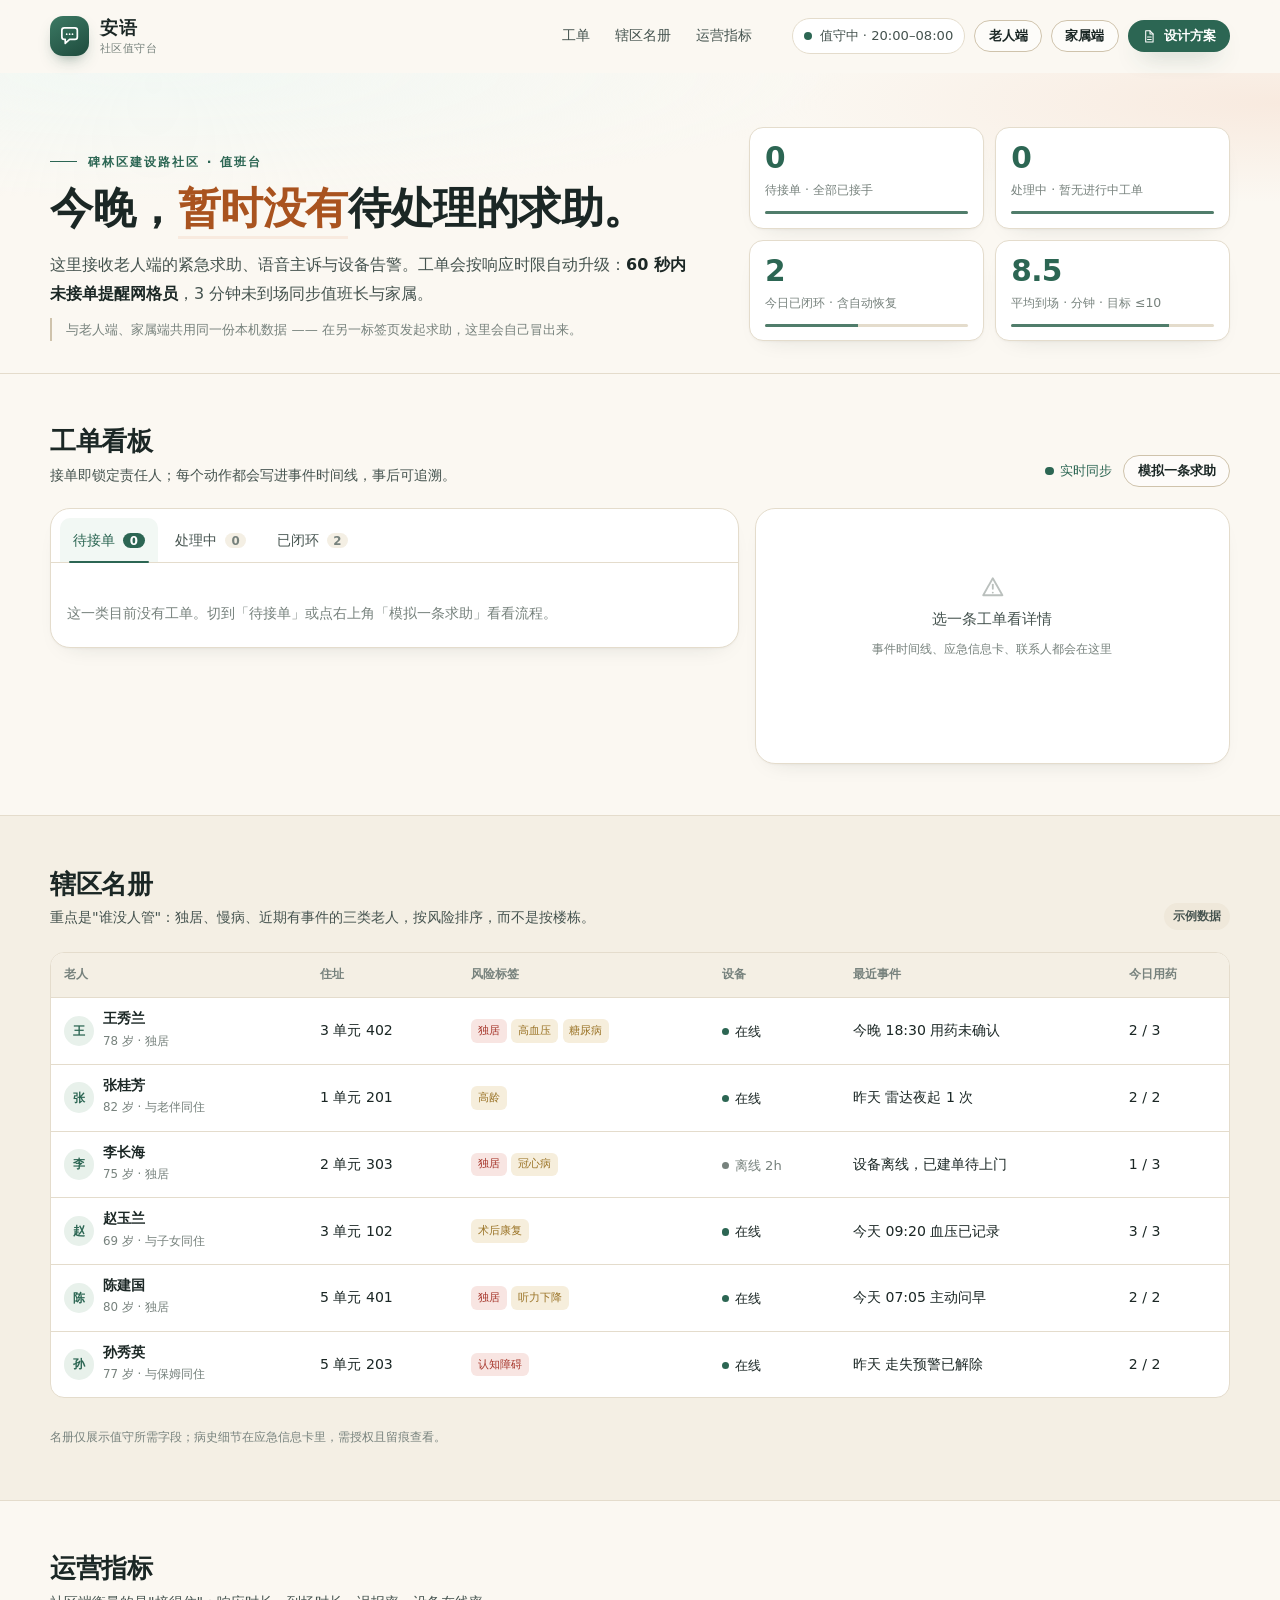
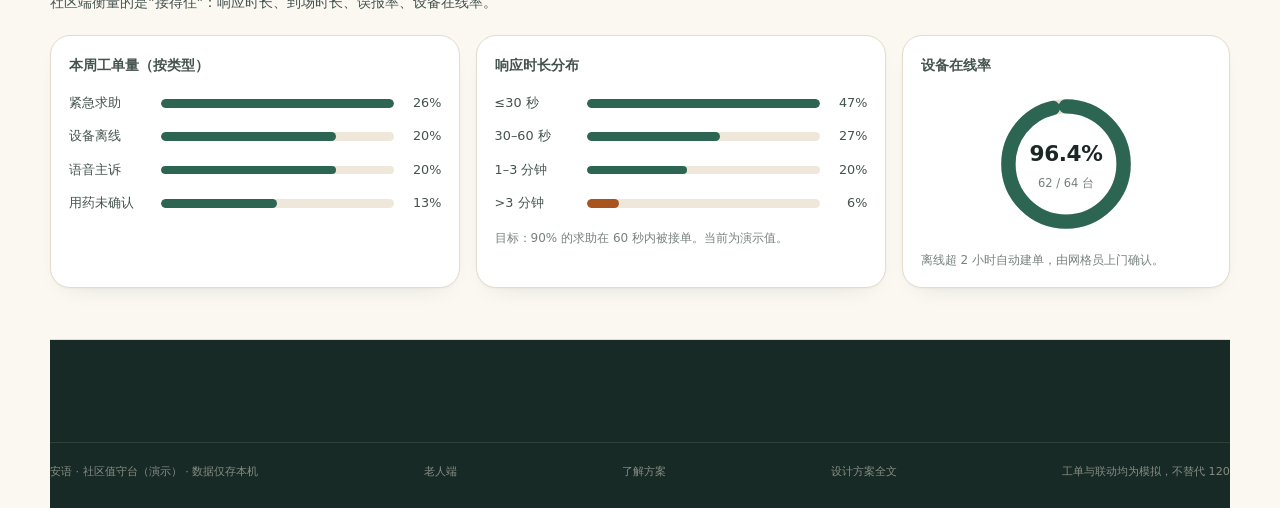
<file: website/community.html>
<!DOCTYPE html>
<html lang="zh-CN">
<head>
<meta charset="utf-8">
<meta name="viewport" content="width=device-width, initial-scale=1">
<title>社区值守台 · 安语 AI 语音养老服务助手</title>
<meta name="description" content="社区端值守台：接收老人端紧急求助与设备告警，按响应时限接单、到场、转 120、结案，并查看辖区名册与运营指标。与老人端、家属端共用同一份本机数据。">
<meta name="theme-color" content="#FBF8F2">
<link rel="icon" href="assets/favicon.svg" type="image/svg+xml">
<link rel="stylesheet" href="assets/style.css">
<link rel="stylesheet" href="assets/console.css">
<script>document.documentElement.classList.add('js');</script>
</head>
<body class="ct">

<a class="skip-link" href="#main">跳到主要内容</a>

<svg class="icon-defs" aria-hidden="true" focusable="false" xmlns="http://www.w3.org/2000/svg">
  <symbol id="i-alert" viewBox="0 0 24 24"><path d="M12 3l9 16H3z"/><path d="M12 9v4"/><circle cx="12" cy="16.5" r=".9" fill="currentColor" stroke="none"/></symbol>
  <symbol id="i-users" viewBox="0 0 24 24"><circle cx="9" cy="8" r="3.2"/><path d="M3 20a6 6 0 0 1 12 0"/><path d="M16 5.5a3 3 0 0 1 0 5.8"/><path d="M17.5 20a5 5 0 0 0-2.2-4"/></symbol>
  <symbol id="i-clock" viewBox="0 0 24 24"><circle cx="12" cy="12" r="8.5"/><path d="M12 7v5l3.5 2"/></symbol>
  <symbol id="i-chart" viewBox="0 0 24 24"><path d="M4 20V4"/><path d="M4 20h16"/><path d="M8 16v-4M12 16V7M16 16v-6"/></symbol>
  <symbol id="i-check" viewBox="0 0 24 24"><path d="M5 12.5l4.5 4.5L19 7"/></symbol>
  <symbol id="i-phone" viewBox="0 0 24 24"><path d="M6.5 3h3L11 7.5 9 9a12 12 0 0 0 6 6l1.5-2 4.5 1.5v3a2 2 0 0 1-2 2A15.5 15.5 0 0 1 4.5 5a2 2 0 0 1 2-2z"/></symbol>
  <symbol id="i-headset" viewBox="0 0 24 24"><path d="M4 13v-1a8 8 0 0 1 16 0v1"/><rect x="3" y="13" width="4" height="6" rx="1.5"/><rect x="17" y="13" width="4" height="6" rx="1.5"/><path d="M19 19a4 4 0 0 1-4 4h-2"/></symbol>
  <symbol id="i-shield" viewBox="0 0 24 24"><path d="M12 3l7 3v6c0 4.4-2.9 7.4-7 9-4.1-1.6-7-4.6-7-9V6l7-3z"/><path d="M9 12l2 2 4-4"/></symbol>
  <symbol id="i-wifi" viewBox="0 0 24 24"><path d="M3 9a13 13 0 0 1 18 0"/><path d="M6.5 12.5a8.5 8.5 0 0 1 11 0"/><path d="M10 16a4 4 0 0 1 4 0"/><circle cx="12" cy="19.5" r=".9" fill="currentColor" stroke="none"/></symbol>
  <symbol id="i-lock" viewBox="0 0 24 24"><rect x="5" y="10" width="14" height="10" rx="2"/><path d="M8.5 10V8a3.5 3.5 0 0 1 7 0v2"/></symbol>
  <symbol id="i-doc" viewBox="0 0 24 24"><path d="M6 3h7l5 5v13H6z"/><path d="M13 3v5h5"/><path d="M9 13h6M9 17h6"/></symbol>
  <symbol id="i-access" viewBox="0 0 24 24"><circle cx="12" cy="5" r="2"/><path d="M4 9h16"/><path d="M12 9v5"/><path d="M8 21l4-7 4 7"/></symbol>
  <symbol id="i-arrow" viewBox="0 0 24 24"><path d="M4 12h15M13 6l6 6-6 6"/></symbol>
  <symbol id="i-home" viewBox="0 0 24 24"><path d="M4 10.5L12 4l8 6.5V20a1 1 0 0 1-1 1h-4v-6H9v6H5a1 1 0 0 1-1-1z"/></symbol>
</svg>

<header class="topbar" id="topbar">
  <div class="wrap topbar-inner">
    <a class="brand" href="index.html" aria-label="安语 · 居家养老语音助手">
      <span class="brand-mark" aria-hidden="true">
        <svg viewBox="0 0 24 24" fill="none" stroke="currentColor" stroke-width="1.8" stroke-linecap="round" stroke-linejoin="round"><path d="M4 6.5A2.5 2.5 0 0 1 6.5 4h11A2.5 2.5 0 0 1 20 6.5v7a2.5 2.5 0 0 1-2.5 2.5H12l-4.5 4v-4H6.5A2.5 2.5 0 0 1 4 13.5z"/><path d="M9 10.5h.01M12 10.5h.01M15 10.5h.01"/></svg>
      </span>
      <span class="brand-text"><strong>安语</strong><small>社区值守台</small></span>
    </a>

    <nav class="nav" aria-label="控制台导航">
      <a href="#board" class="is-on">工单</a>
      <a href="#roster">辖区名册</a>
      <a href="#metrics">运营指标</a>
    </nav>

    <div class="topbar-actions">
      <span class="ct-shift" id="shiftLine"><i class="dot-live" aria-hidden="true"></i>值守中 · 20:00–08:00</span>
      <a class="btn btn-ghost btn-sm" href="index.html">老人端</a>
      <a class="btn btn-ghost btn-sm" href="index.html#family">家属端</a>
      <a class="btn btn-primary btn-sm" href="docs.html">
        <svg class="ico" aria-hidden="true"><use href="#i-doc"/></svg>设计方案
      </a>
    </div>
  </div>
</header>

<main id="main">

  <!-- ============ 值守概览 ============ -->
  <section class="ct-hero" aria-labelledby="ctTitle">
    <div class="wrap ct-hero-grid">
      <div>
        <p class="kicker">碑林区建设路社区 · 值班台</p>
        <h1 id="ctTitle">今晚，<em>3 位</em>老人需要有人接得住。</h1>
        <p class="ct-lead">这里接收老人端的紧急求助、语音主诉与设备告警。工单会按响应时限自动升级：<strong>60 秒内未接单提醒网格员</strong>，3 分钟未到场同步值班长与家属。</p>
        <p class="ct-note">与老人端、家属端共用同一份本机数据 —— 在另一标签页发起求助，这里会自己冒出来。</p>
      </div>
      <div class="ct-kpis" id="kpis" aria-live="polite"></div>
    </div>
  </section>

  <!-- ============ 工单看板 ============ -->
  <section class="ct-sec" id="board" aria-labelledby="boardTitle">
    <div class="wrap">
      <div class="ct-sec-head">
        <div>
          <h2 id="boardTitle">工单看板</h2>
          <p>接单即锁定责任人；每个动作都会写进事件时间线，事后可追溯。</p>
        </div>
        <div class="ct-board-tools">
          <span class="ct-live" id="liveState"><i class="dot-live" aria-hidden="true"></i>实时同步</span>
          <button class="btn btn-ghost btn-sm" type="button" id="seedTicket">模拟一条求助</button>
        </div>
      </div>

      <div class="ct-board-grid">
        <div class="ct-list-wrap">
          <div class="ct-tabs" role="tablist" aria-label="按状态筛选工单">
            <button class="ct-tab is-on" role="tab" aria-selected="true" data-tab="open">待接单 <b id="nOpen">0</b></button>
            <button class="ct-tab" role="tab" aria-selected="false" data-tab="doing">处理中 <b id="nDoing">0</b></button>
            <button class="ct-tab" role="tab" aria-selected="false" data-tab="done">已闭环 <b id="nDone">0</b></button>
          </div>
          <div class="ct-list" id="ticketList" aria-live="polite"></div>
          <p class="ct-empty" id="listEmpty" hidden>这一类目前没有工单。切到「待接单」或点右上角「模拟一条求助」看看流程。</p>
        </div>

        <aside class="ct-detail" id="detail" aria-live="polite">
          <div class="ct-detail-empty" id="detailEmpty">
            <svg class="ico" aria-hidden="true"><use href="#i-alert"/></svg>
            <p>选一条工单看详情</p>
            <small>事件时间线、应急信息卡、联系人都会在这里</small>
          </div>
          <div id="detailBody" hidden></div>
        </aside>
      </div>
    </div>
  </section>

  <!-- ============ 辖区名册 ============ -->
  <section class="ct-sec ct-sec-alt" id="roster" aria-labelledby="rosterTitle">
    <div class="wrap">
      <div class="ct-sec-head">
        <div>
          <h2 id="rosterTitle">辖区名册</h2>
          <p>重点是"谁没人管"：独居、慢病、近期有事件的三类老人，按风险排序，而不是按楼栋。</p>
        </div>
        <span class="tag">示例数据</span>
      </div>

      <div class="table-wrap">
        <table class="ct-table">
          <caption class="sr-only">辖区老人状态表</caption>
          <thead>
            <tr><th scope="col">老人</th><th scope="col">住址</th><th scope="col">风险标签</th><th scope="col">设备</th><th scope="col">最近事件</th><th scope="col">今日用药</th></tr>
          </thead>
          <tbody id="rosterBody"></tbody>
        </table>
      </div>
      <p class="ct-hint">名册仅展示值守所需字段；病史细节在应急信息卡里，需授权且留痕查看。</p>
    </div>
  </section>

  <!-- ============ 运营指标 ============ -->
  <section class="ct-sec" id="metrics" aria-labelledby="metricsTitle">
    <div class="wrap">
      <div class="ct-sec-head">
        <div>
          <h2 id="metricsTitle">运营指标</h2>
          <p>社区端衡量的是"接得住"：响应时长、到场时长、误报率、设备在线率。</p>
        </div>
      </div>

      <div class="ct-metrics-grid">
        <div class="ct-metric-card">
          <p class="ct-metric-title">本周工单量（按类型）</p>
          <ul class="ct-bars" id="barChart"></ul>
        </div>
        <div class="ct-metric-card">
          <p class="ct-metric-title">响应时长分布</p>
          <ul class="ct-bars" id="barChart2"></ul>
          <p class="ct-metric-foot">目标：90% 的求助在 60 秒内被接单。当前为演示值。</p>
        </div>
        <div class="ct-metric-card ct-metric-narrow">
          <p class="ct-metric-title">设备在线率</p>
          <div class="ct-donut" role="img" aria-label="设备在线率 96.4%">
            <svg viewBox="0 0 120 120" aria-hidden="true">
              <circle cx="60" cy="60" r="48" fill="none" stroke="var(--line)" stroke-width="12"/>
              <circle cx="60" cy="60" r="48" fill="none" stroke="var(--primary)" stroke-width="12"
                      stroke-linecap="round" stroke-dasharray="290 302" transform="rotate(-90 60 60)"/>
            </svg>
            <div class="ct-donut-num"><b>96.4%</b><small>62 / 64 台</small></div>
          </div>
          <p class="ct-metric-foot">离线超 2 小时自动建单，由网格员上门确认。</p>
        </div>
      </div>
    </div>
  </section>

  <div class="wrap">
    <footer class="footer ct-footer">
      <div class="footer-bottom">
        <span>安语 · 社区值守台（演示） · 数据仅存本机</span>
        <a href="index.html">老人端</a>
        <a href="about.html">了解方案</a>
        <a href="docs.html">设计方案全文</a>
        <span class="nowrap">工单与联动均为模拟，不替代 120</span>
      </div>
    </footer>
  </div>
</main>

<div class="toast-wrap" id="toastWrap" aria-live="polite"></div>

<script src="assets/console.js"></script>
</body>
</html>
</file>
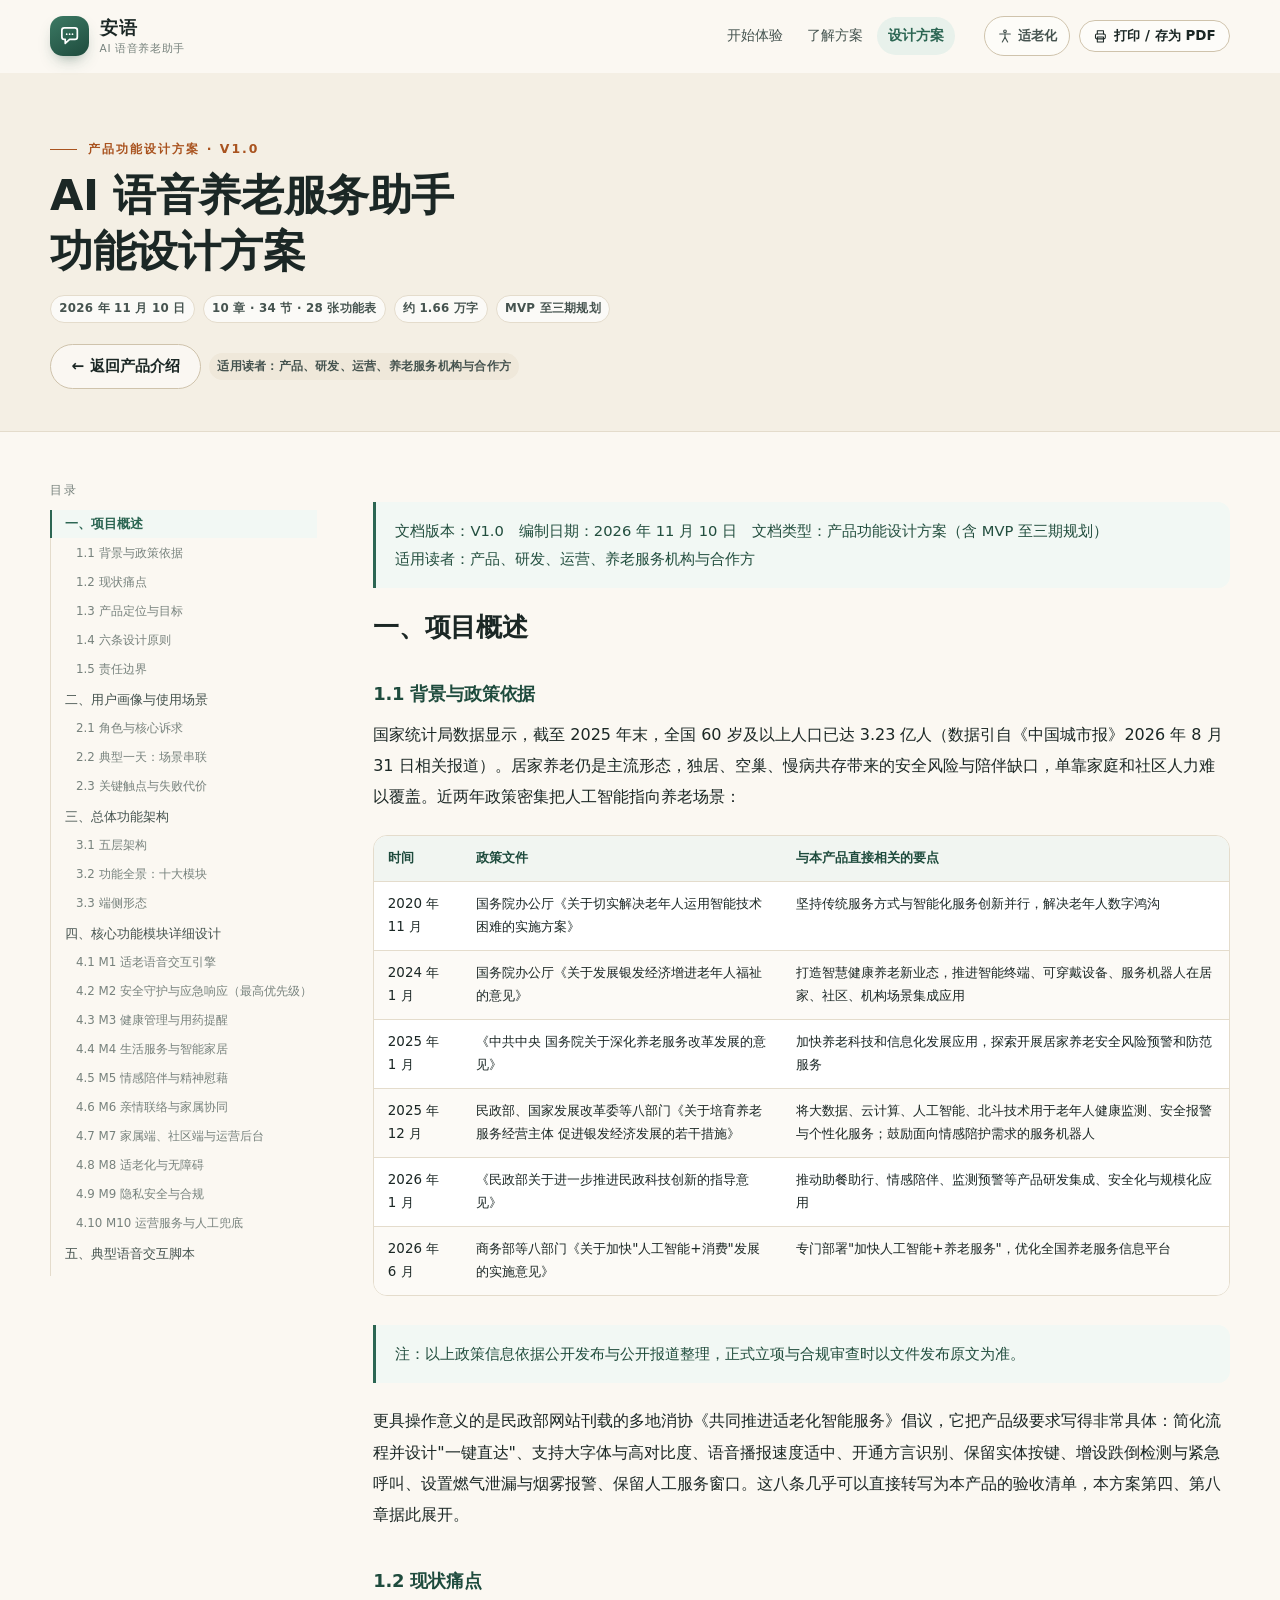
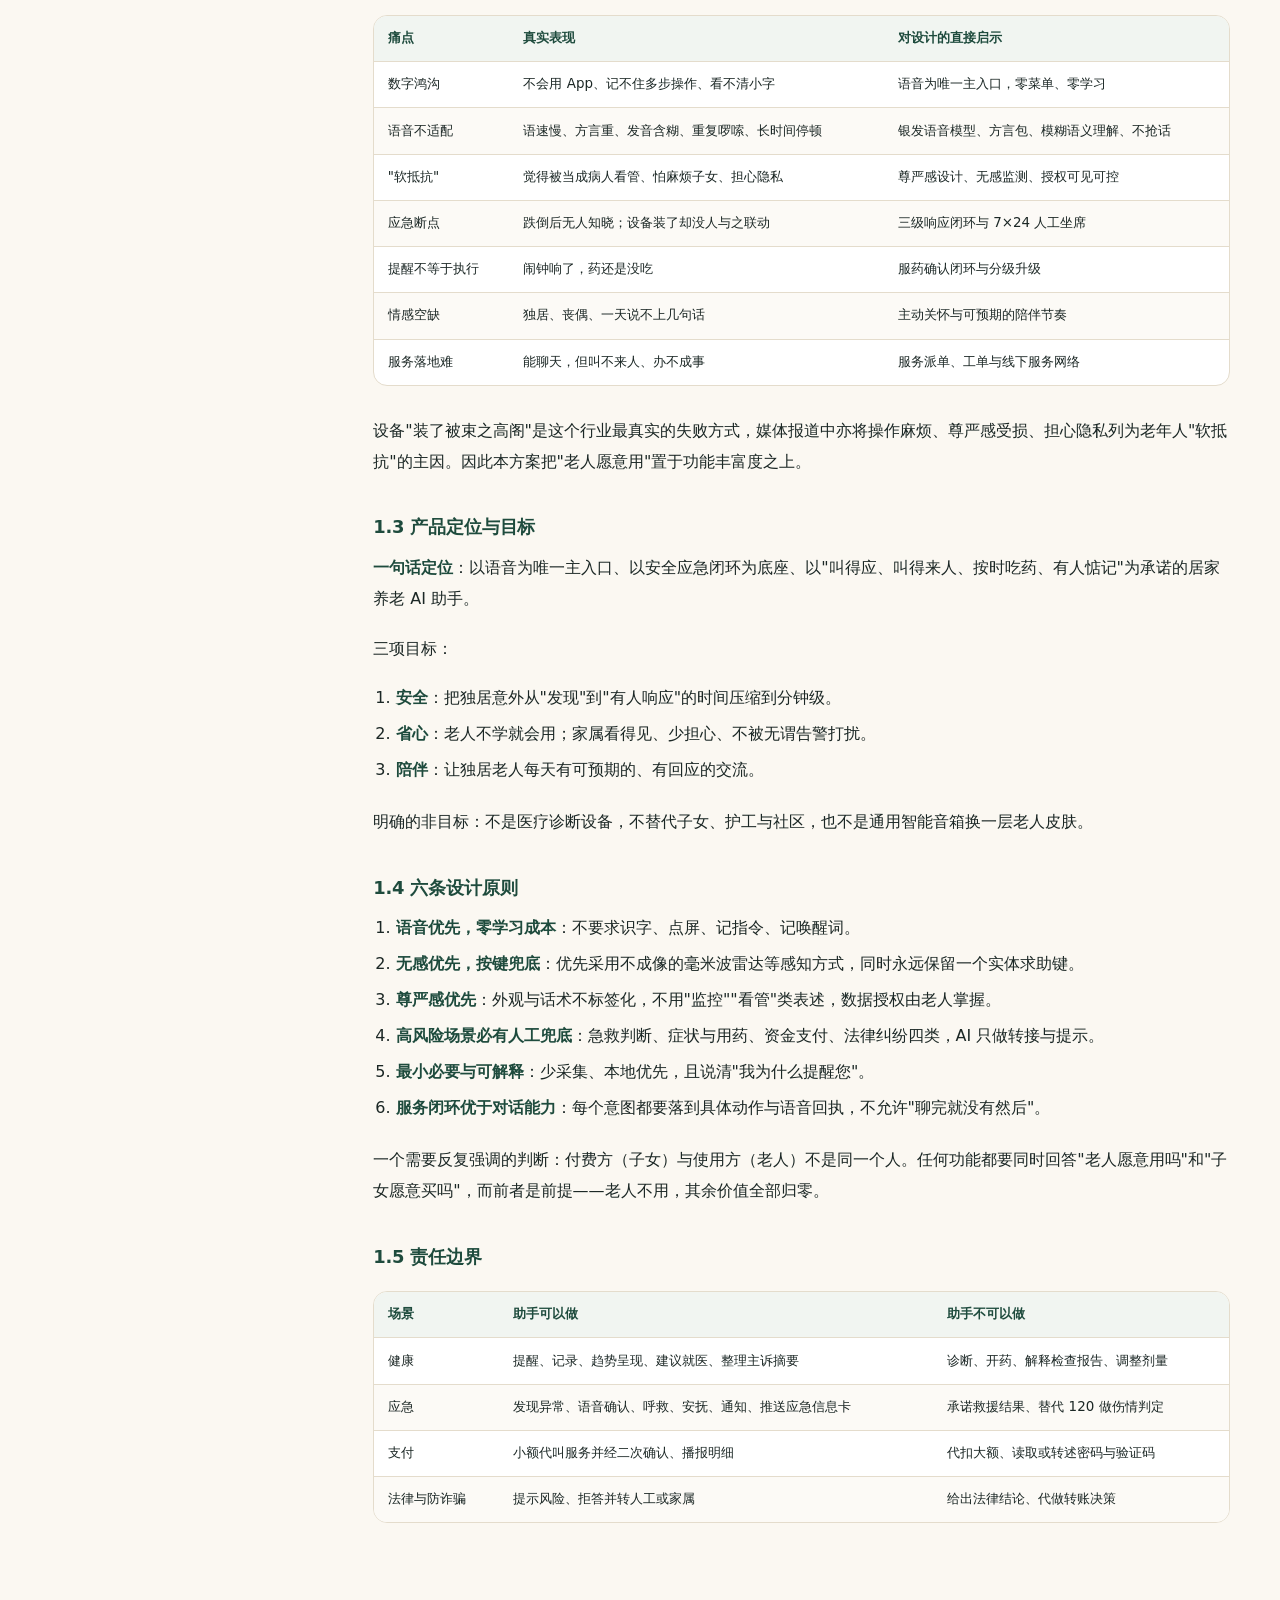
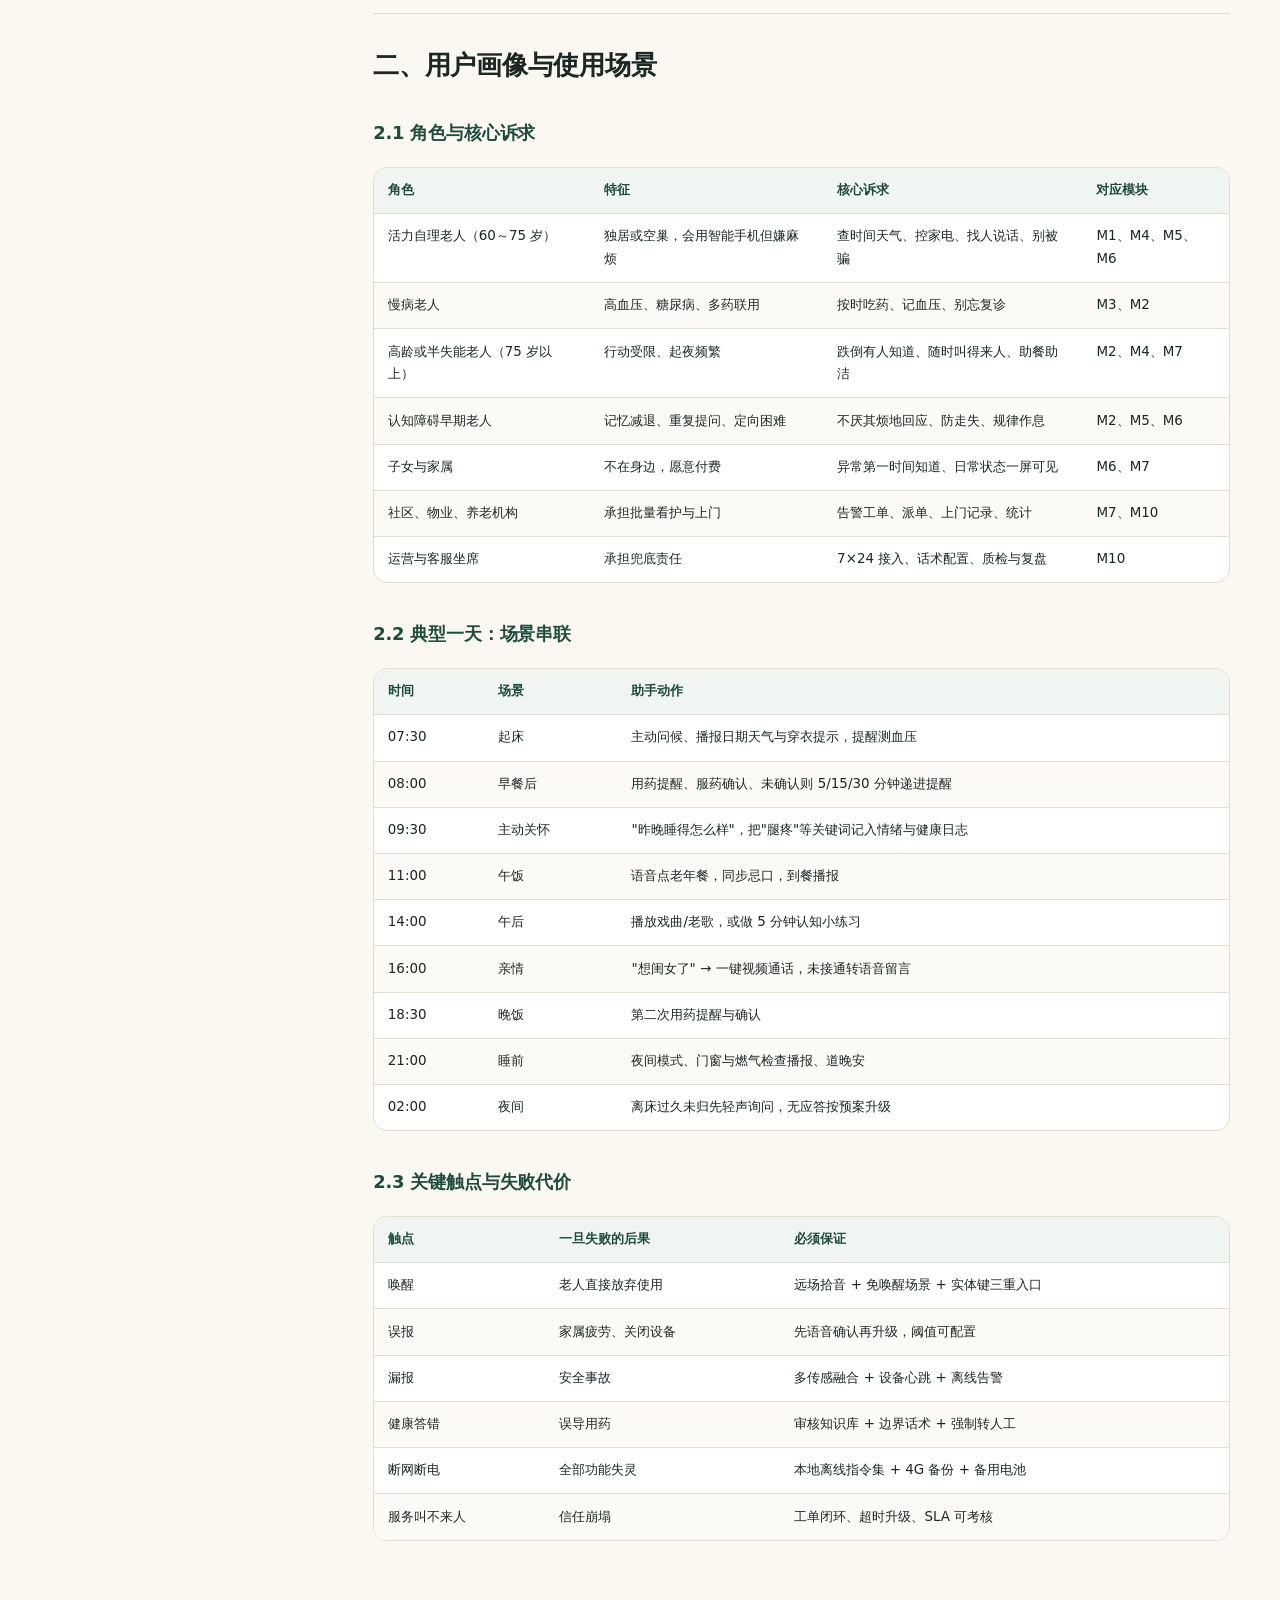
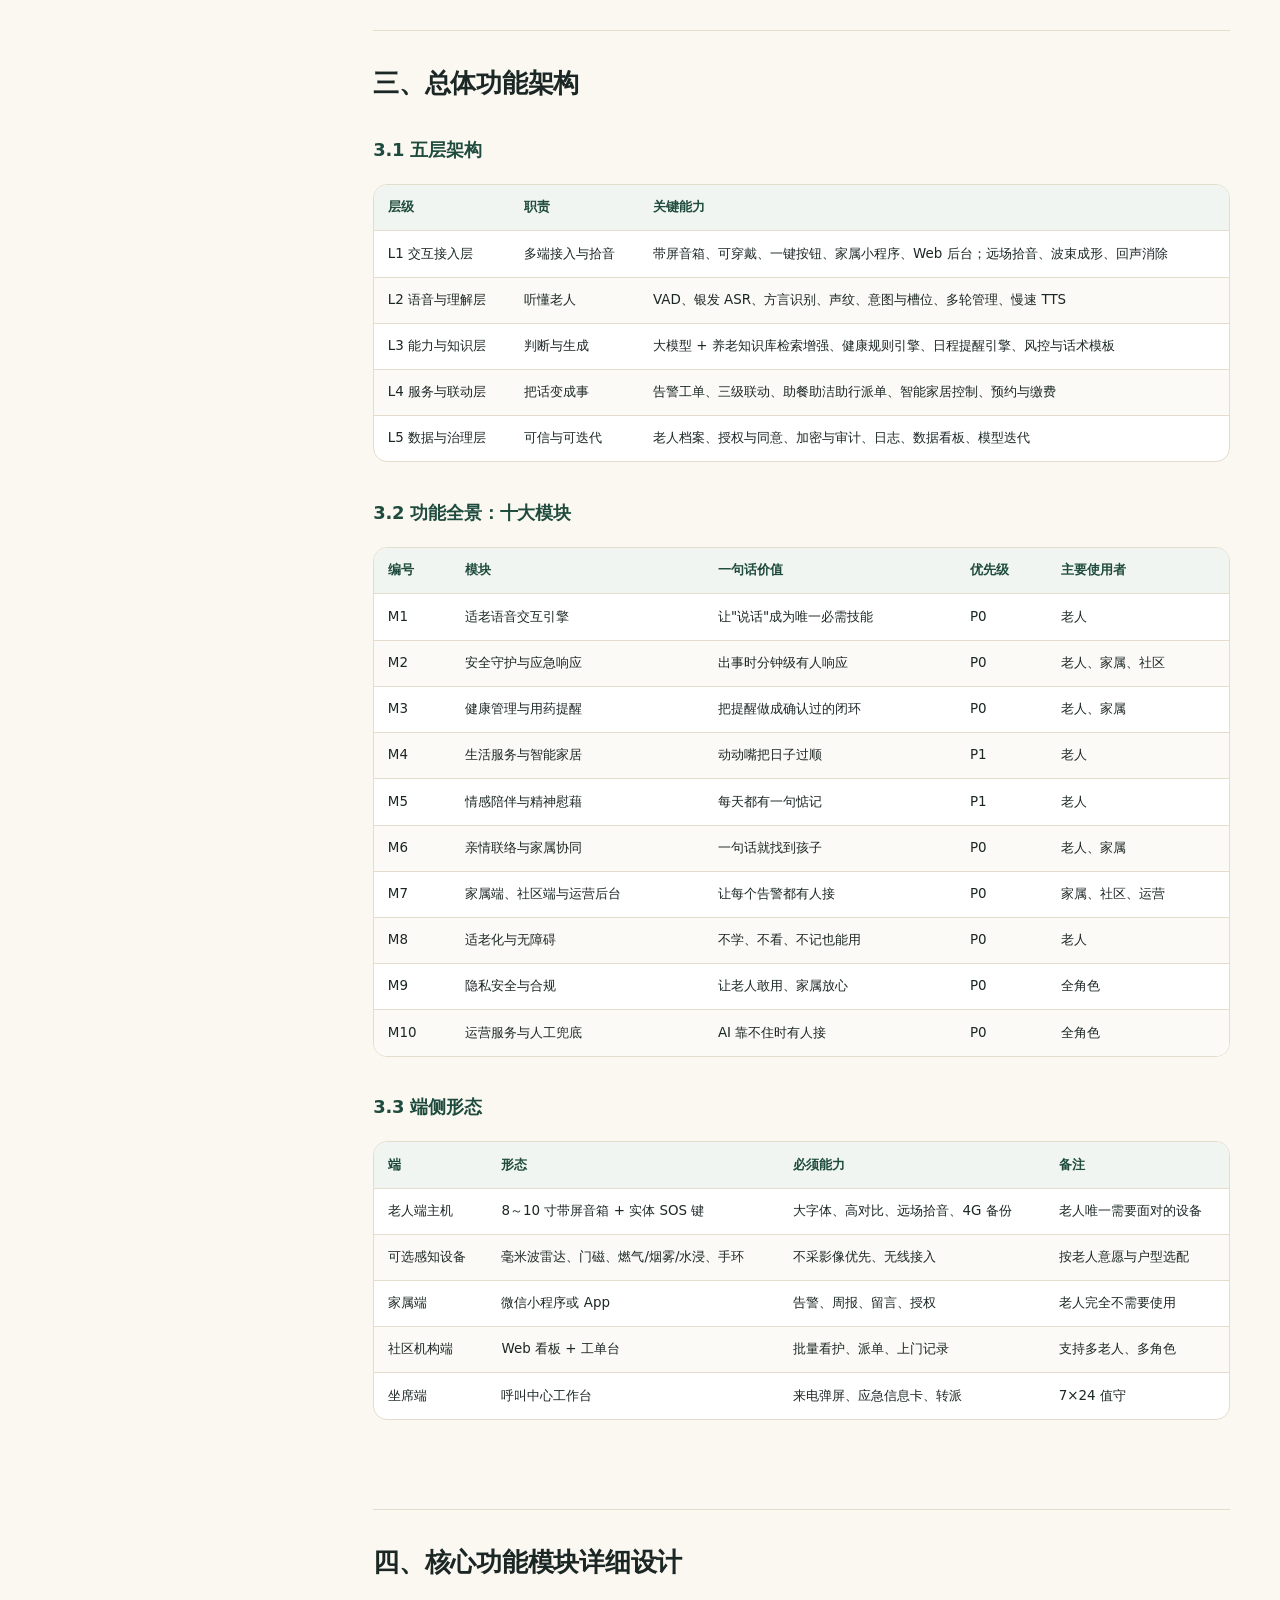
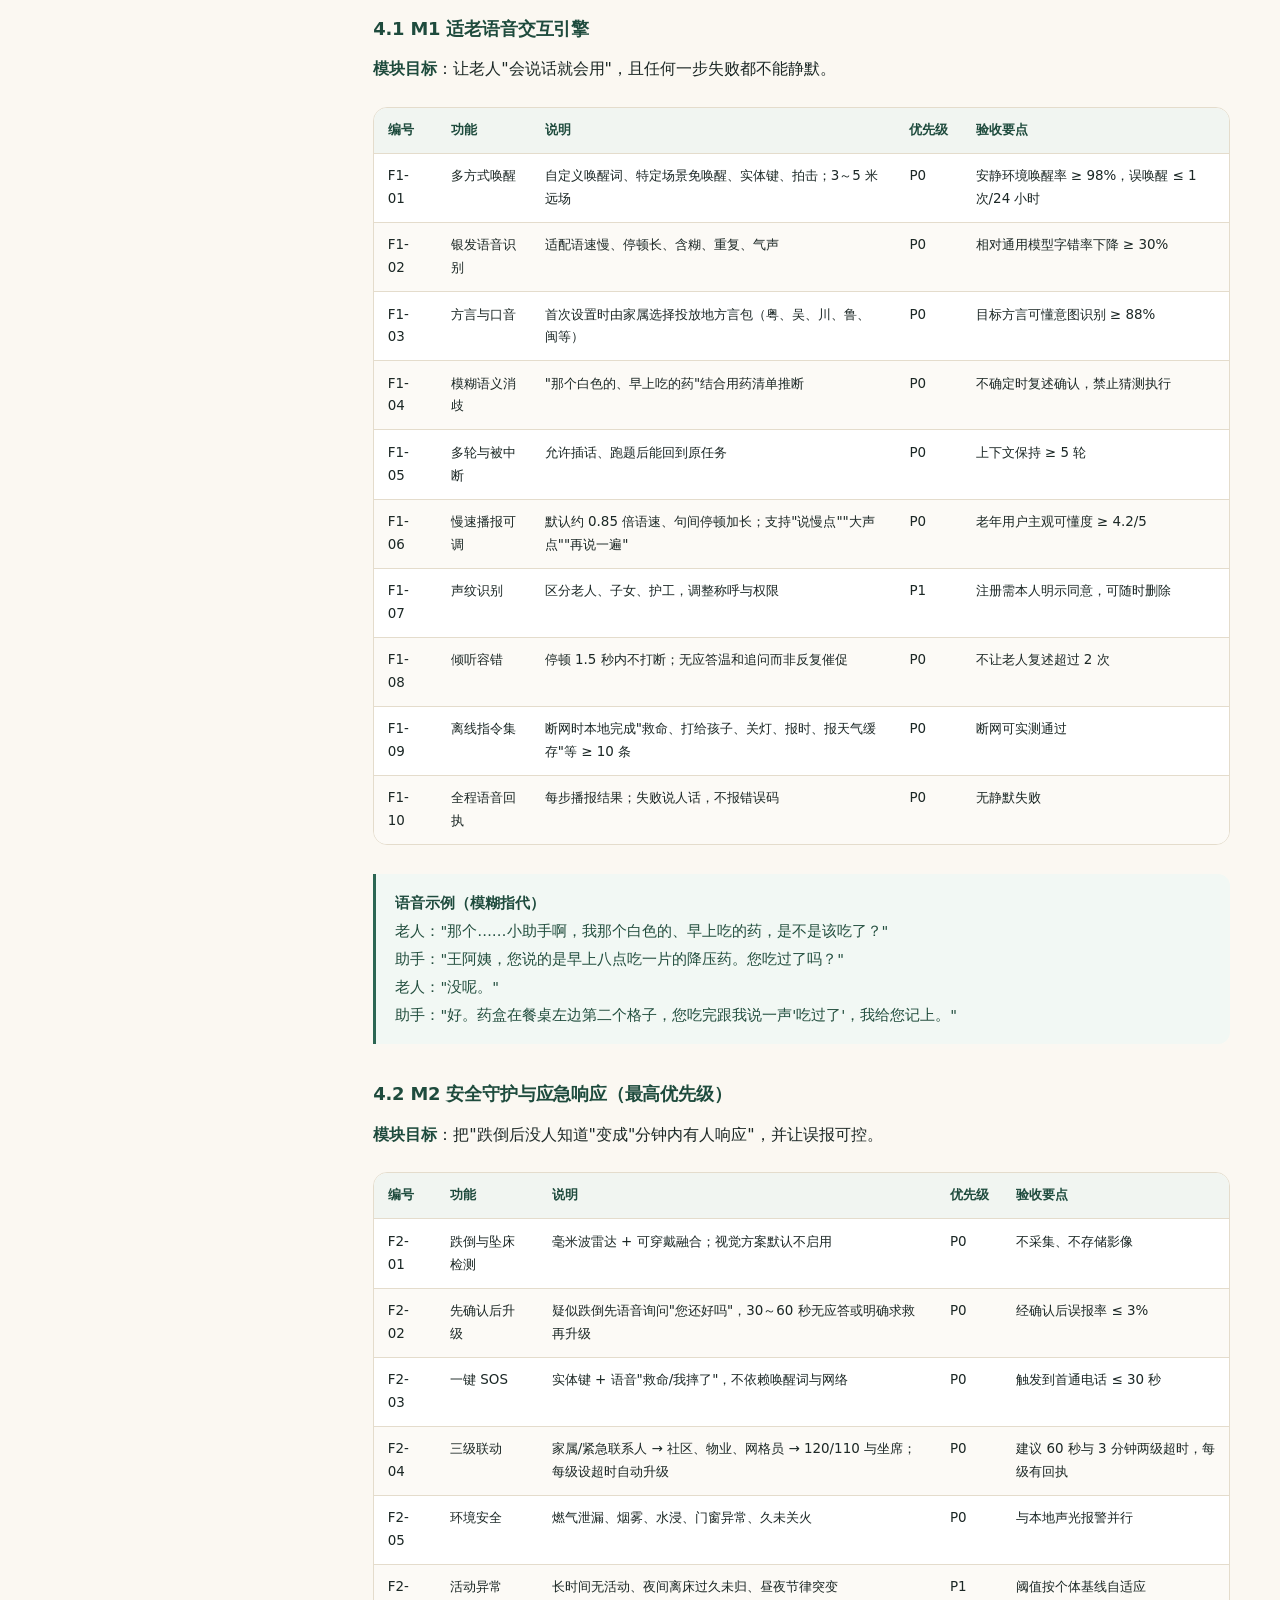
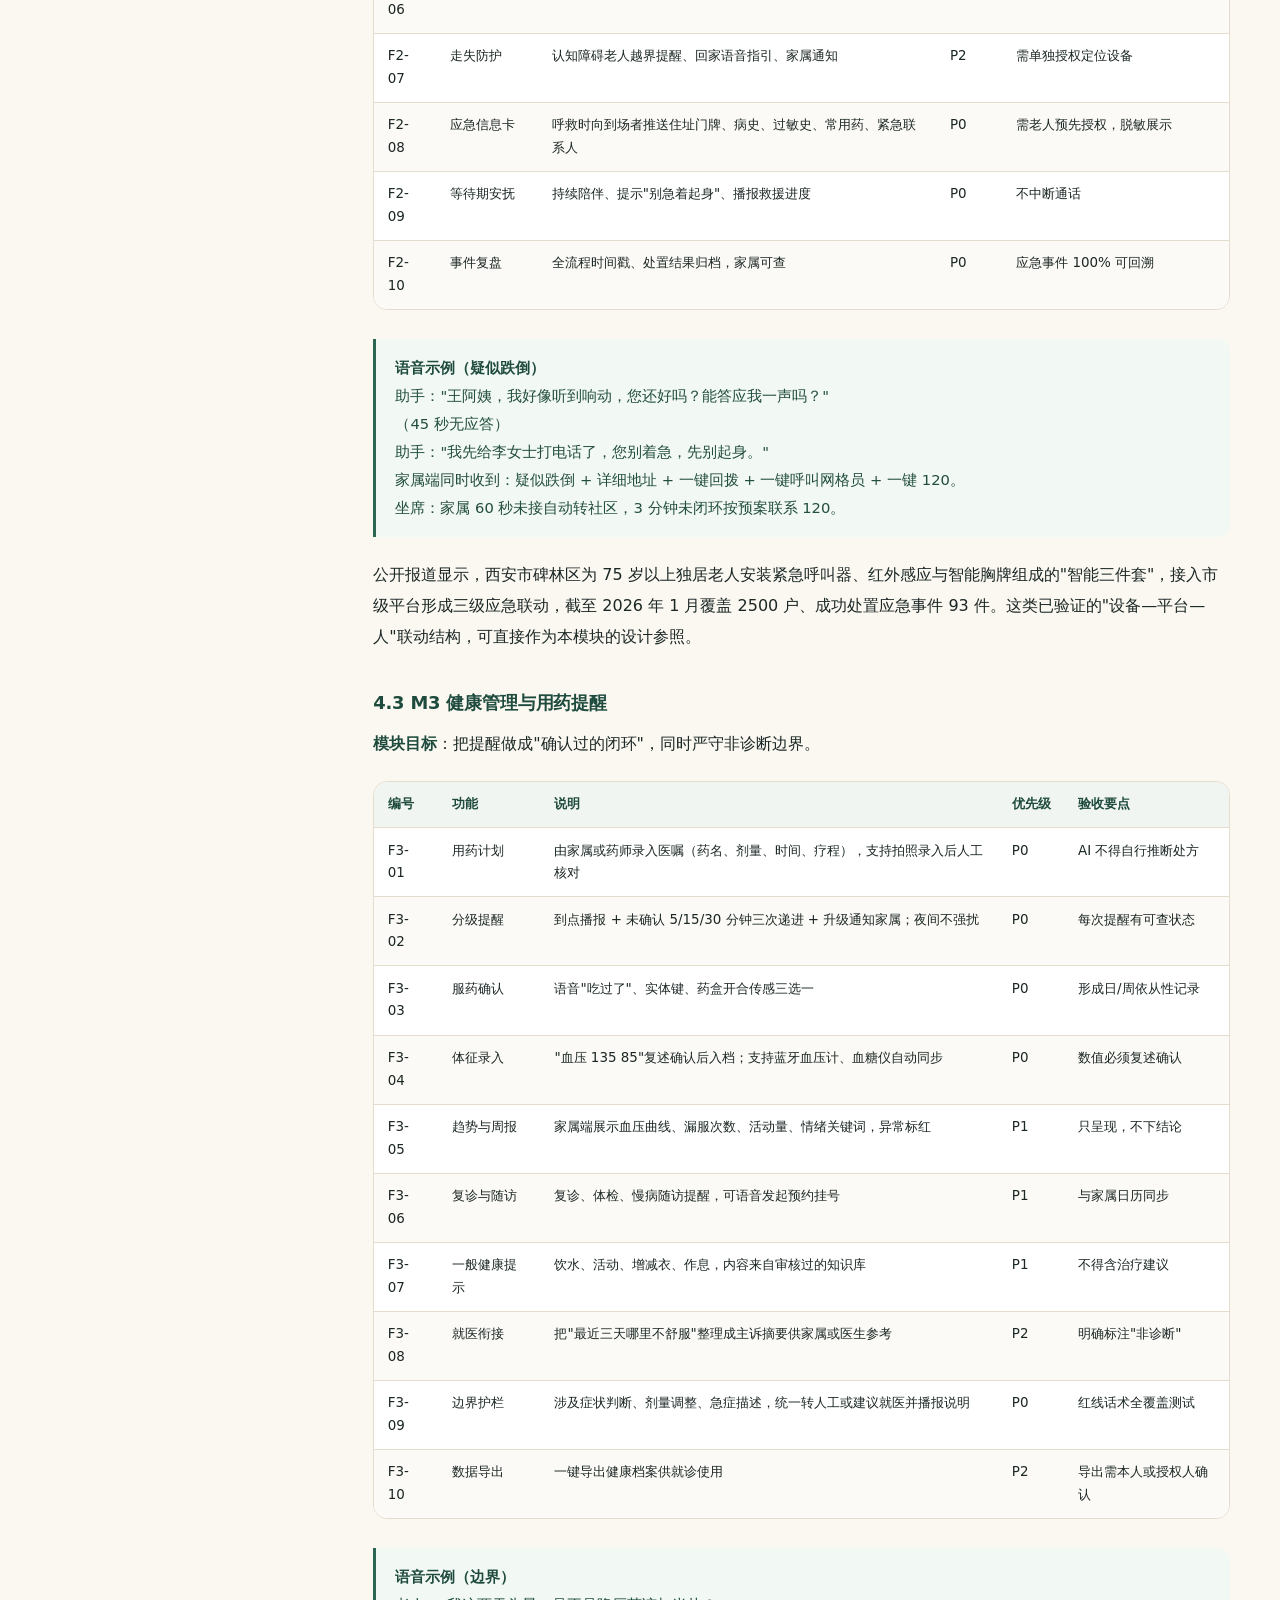
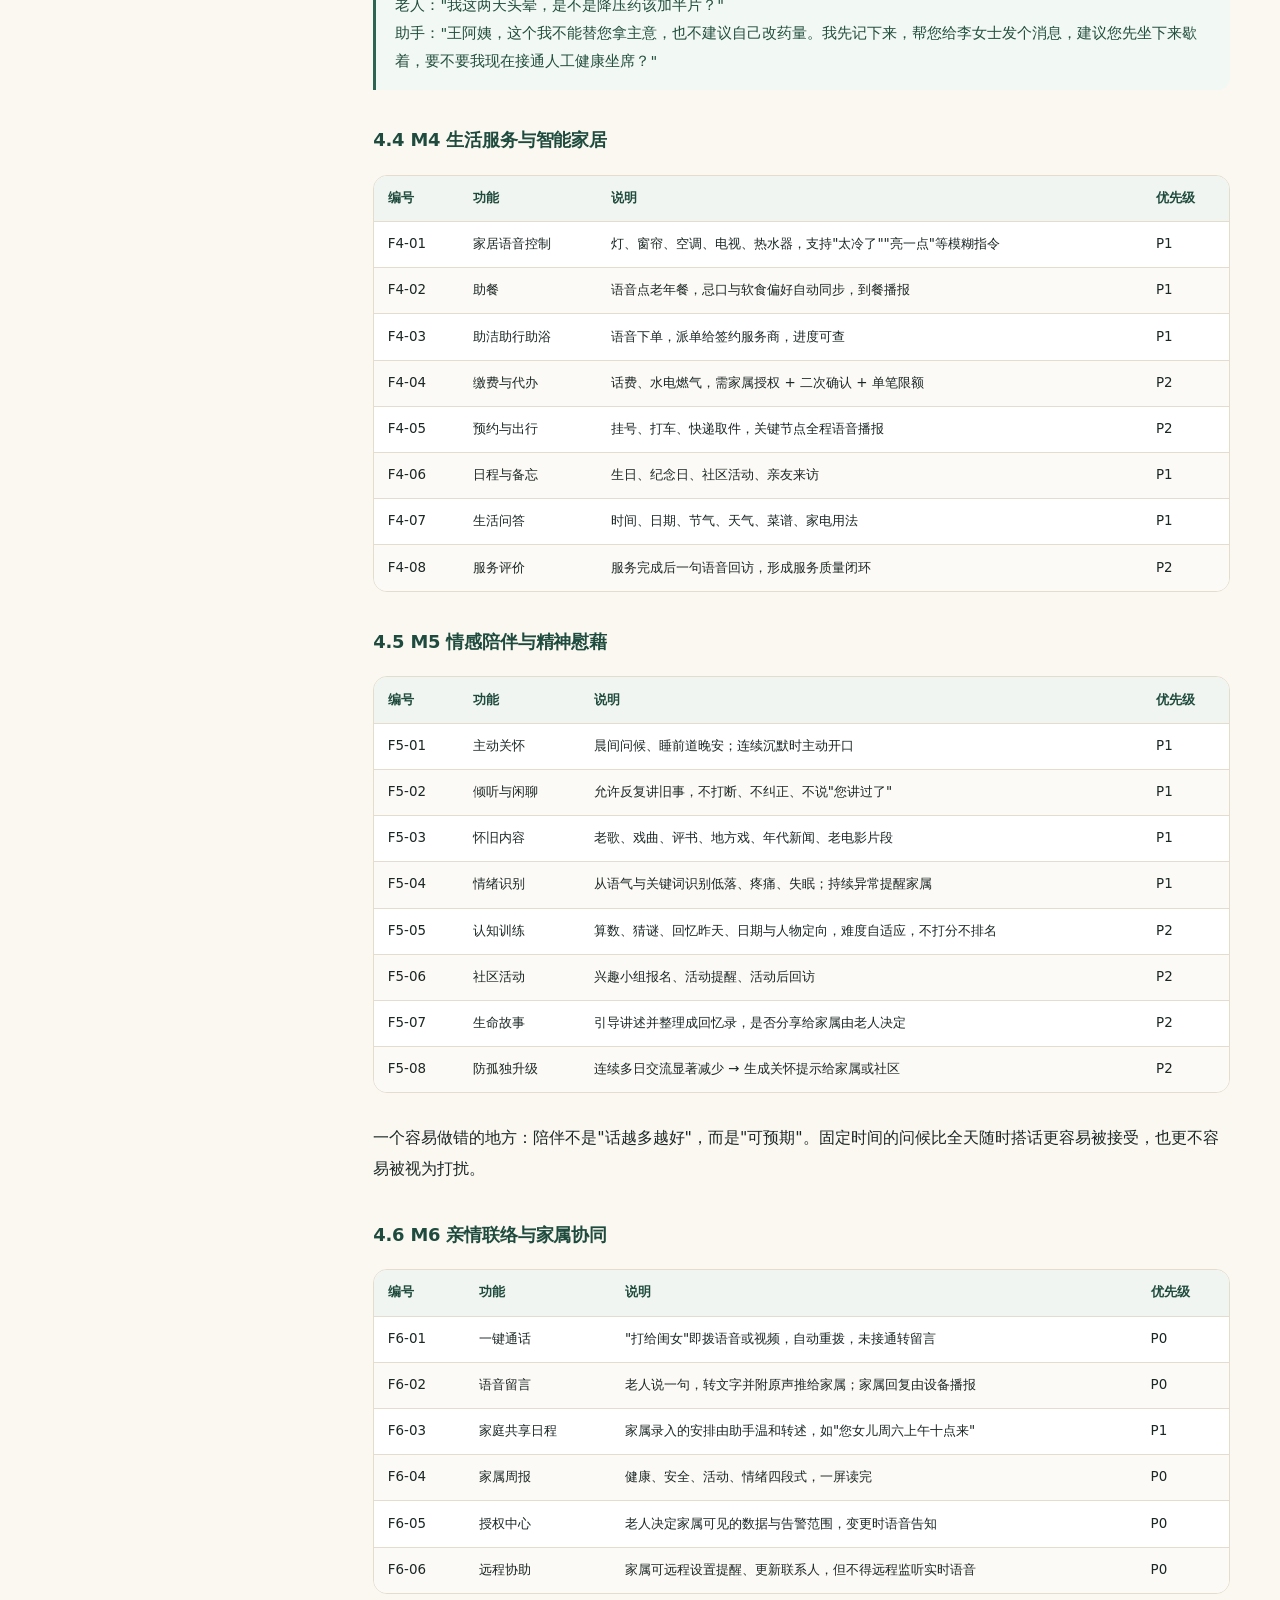
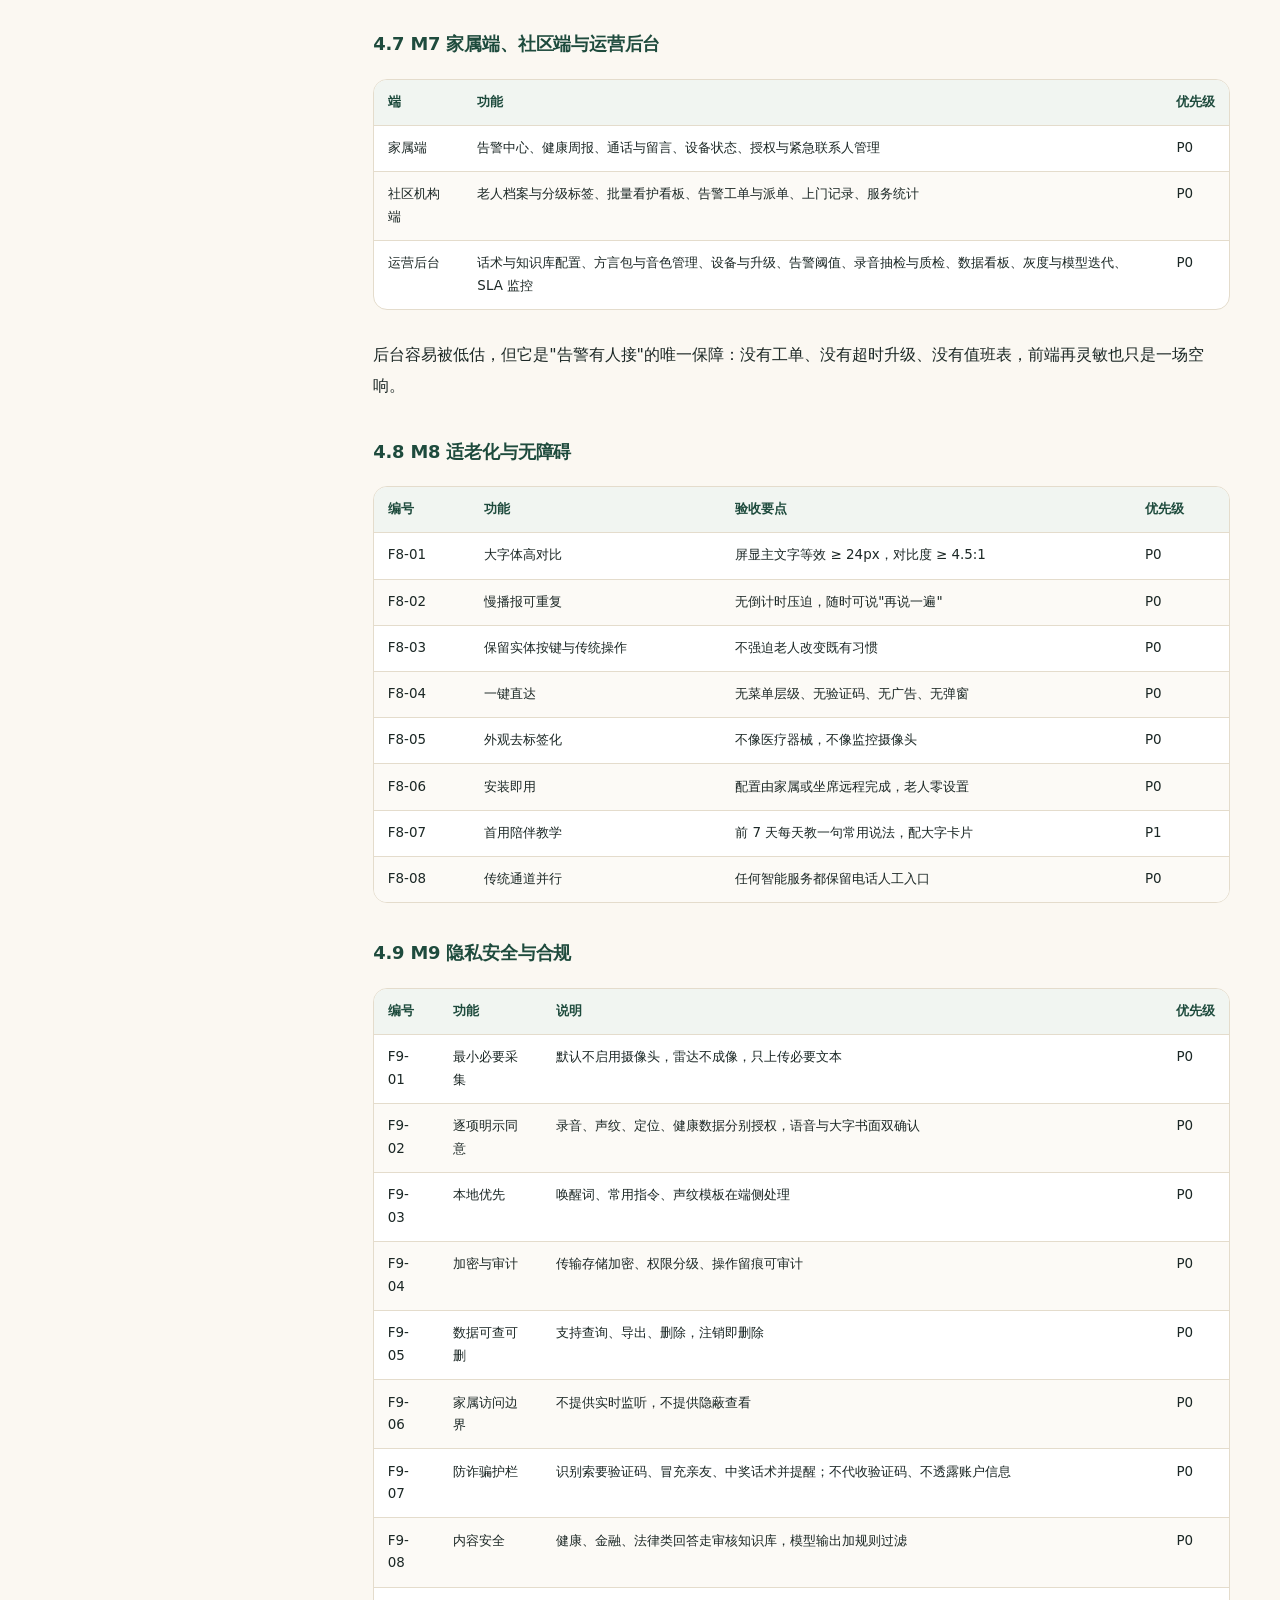
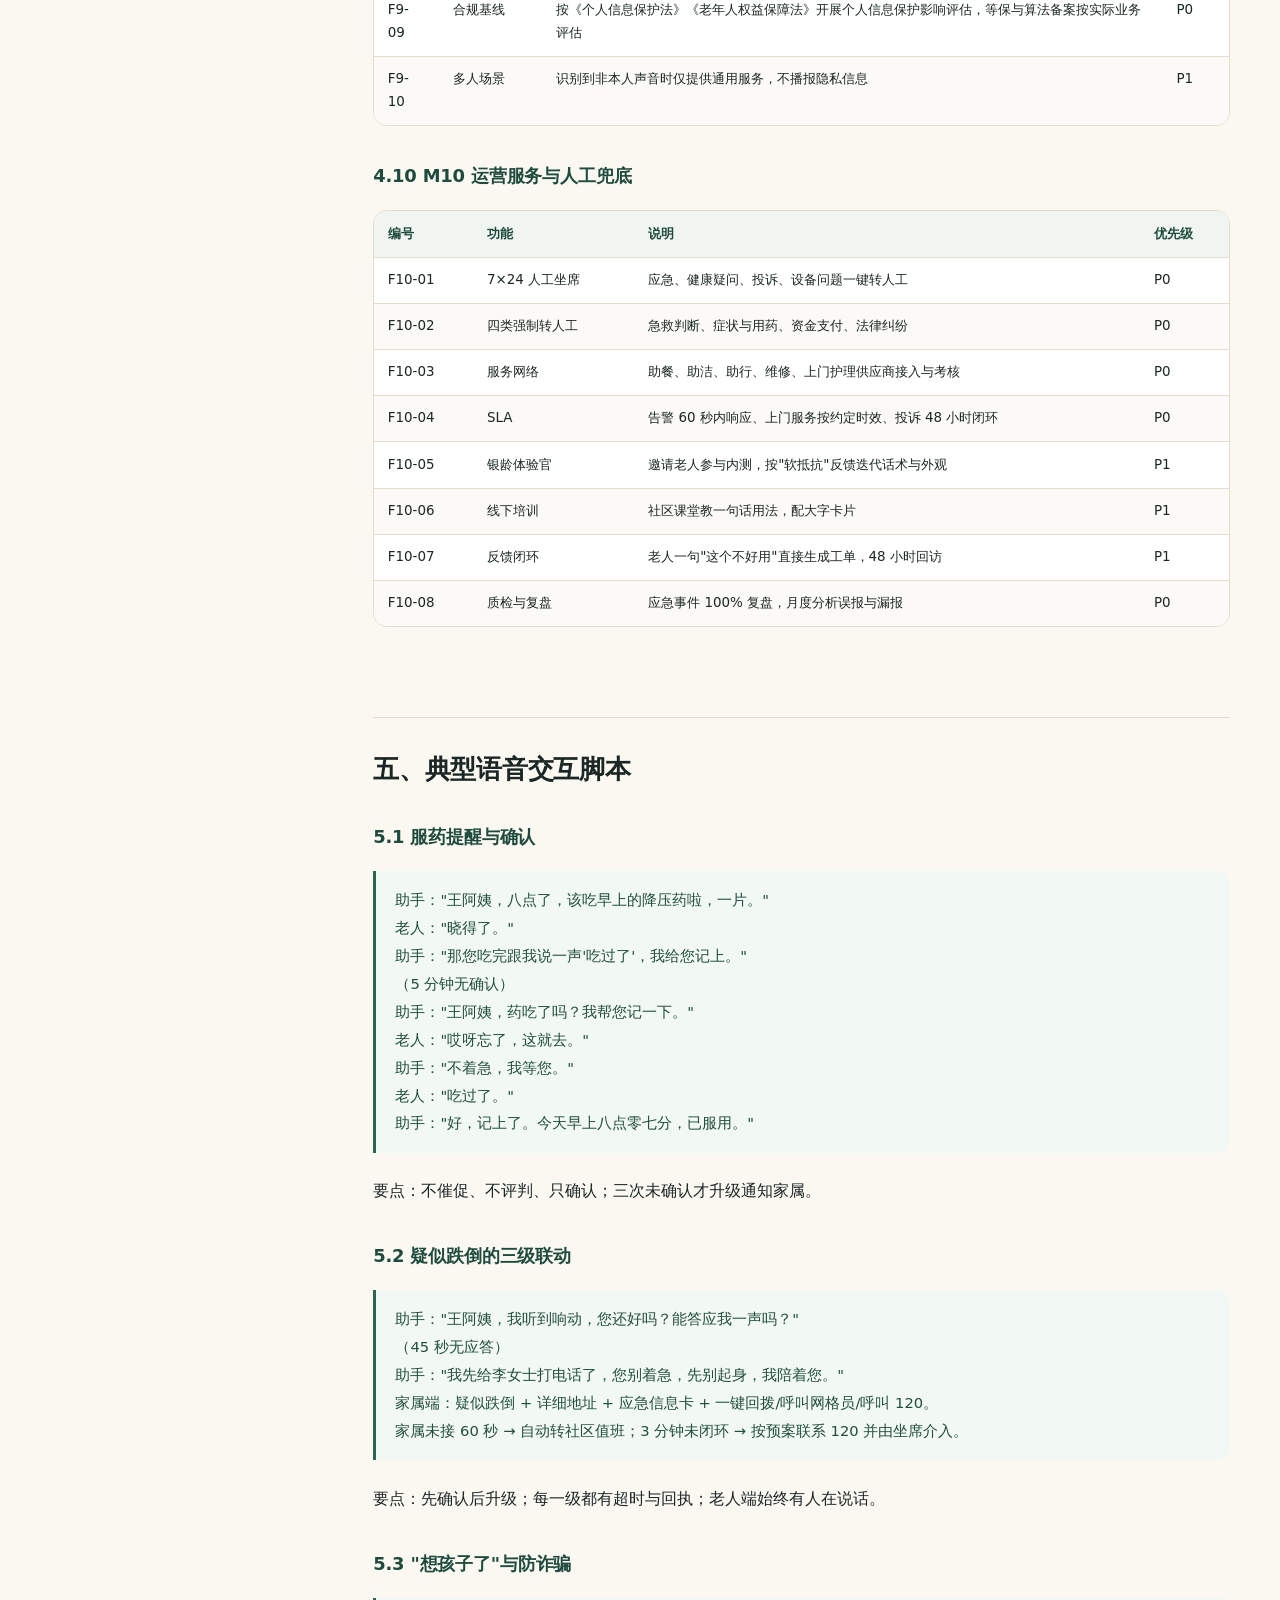
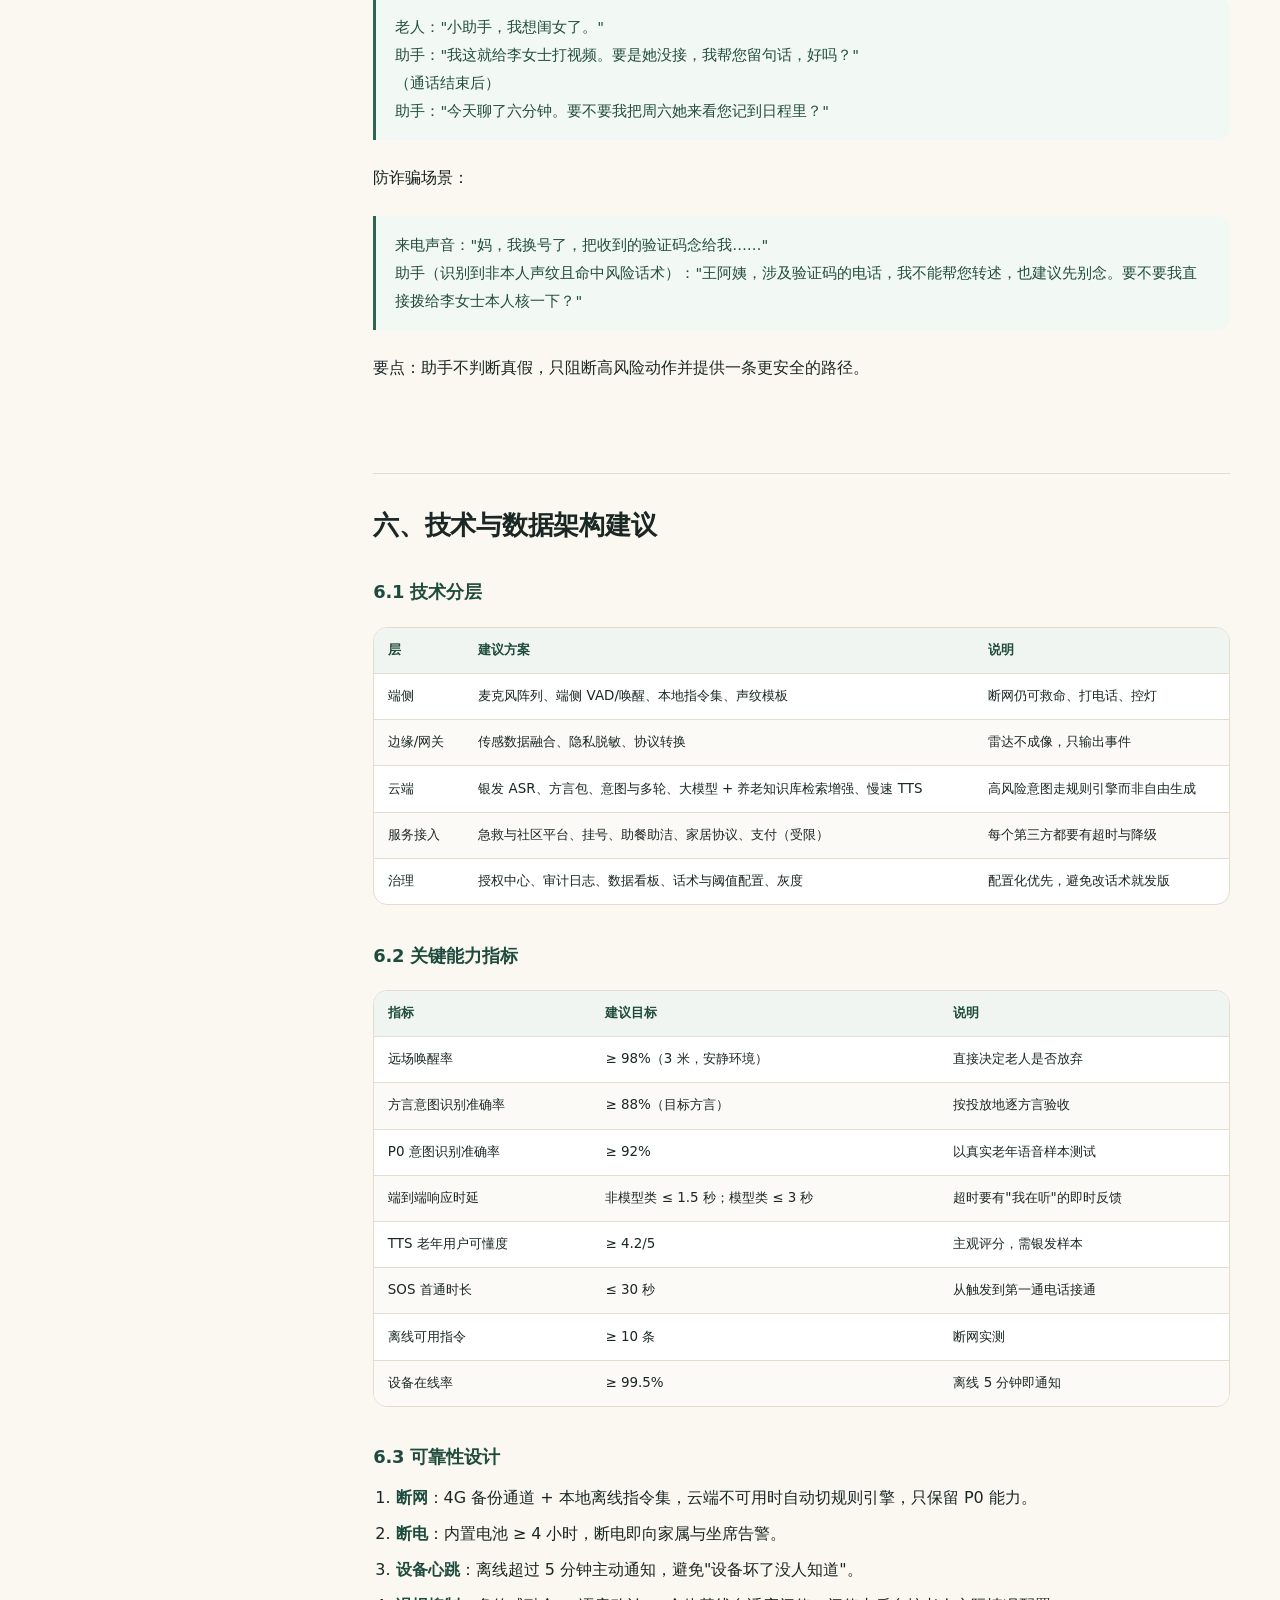
<file: website/docs.html>
<!DOCTYPE html>
<html lang="zh-CN">
<head>
<meta charset="utf-8">
<meta name="viewport" content="width=device-width, initial-scale=1">
<title>设计方案全文 · AI 语音养老服务助手 V1.0</title>
<meta name="description" content="AI 语音养老服务助手功能设计方案 V1.0：政策依据、用户画像、五层架构、十大模块、语音脚本、技术架构、三期路线图、指标、风险与合规。">
<meta name="theme-color" content="#FBF8F2">
<link rel="icon" href="assets/favicon.svg" type="image/svg+xml">
<link rel="stylesheet" href="assets/style.css">
<script>document.documentElement.classList.add('js');</script>
</head>
<body>
<a class="skip-link" href="#docContent">跳到文档正文</a>
<div class="progress" id="progress" aria-hidden="true"></div>

<svg class="icon-defs" aria-hidden="true" focusable="false" xmlns="http://www.w3.org/2000/svg">
  <symbol id="i-access" viewBox="0 0 24 24"><circle cx="12" cy="5" r="2"/><path d="M4 9h16"/><path d="M12 9v5"/><path d="M8 21l4-7 4 7"/></symbol>
  <symbol id="i-doc" viewBox="0 0 24 24"><path d="M6 3h7l5 5v13H6z"/><path d="M13 3v5h5"/><path d="M9 13h6M9 17h6"/></symbol>
  <symbol id="i-print" viewBox="0 0 24 24"><path d="M7 8V3h10v5"/><rect x="4" y="8" width="16" height="8" rx="2"/><path d="M7 13h10v8H7z"/></symbol>
  <symbol id="i-arrow" viewBox="0 0 24 24"><path d="M4 12h15M13 6l6 6-6 6"/></symbol>
</svg>

<header class="topbar" id="topbar">
  <div class="wrap topbar-inner">
    <a class="brand" href="index.html" aria-label="安语 · 返回首页">
      <span class="brand-mark" aria-hidden="true">
        <svg viewBox="0 0 24 24" fill="none" stroke="currentColor" stroke-width="1.8" stroke-linecap="round" stroke-linejoin="round"><path d="M4 6.5A2.5 2.5 0 0 1 6.5 4h11A2.5 2.5 0 0 1 20 6.5v7a2.5 2.5 0 0 1-2.5 2.5H12l-4.5 4v-4H6.5A2.5 2.5 0 0 1 4 13.5z"/><path d="M9 10.5h.01M12 10.5h.01M15 10.5h.01"/></svg>
      </span>
      <span class="brand-text"><strong>安语</strong><small>AI 语音养老助手</small></span>
    </a>

    <nav class="nav" aria-label="主导航">
      <a href="index.html">开始体验</a>
      <a href="about.html">了解方案</a>
      <a href="docs.html" class="is-active">设计方案</a>
    </nav>

    <div class="topbar-actions">
      <div class="a11y">
        <button class="a11y-btn" id="a11yBtn" type="button" aria-expanded="false" aria-controls="a11yPanel" aria-label="适老化显示设置">
          <svg class="ico" aria-hidden="true"><use href="#i-access"/></svg><span>适老化</span>
        </button>
        <div class="a11y-panel" id="a11yPanel" hidden>
          <p class="a11y-title">显示设置</p>
          <label class="switch"><span>大字模式<small>正文放大，间距更松</small></span><input type="checkbox" id="seniorToggle"><i aria-hidden="true"></i></label>
          <label class="switch"><span>高对比<small>纯黑白，边框更清楚</small></span><input type="checkbox" id="contrastToggle"><i aria-hidden="true"></i></label>
          <p class="a11y-note">设置会保存在本机，阅读文档时也可以使用。</p>
        </div>
      </div>
      <button class="btn btn-ghost btn-sm" type="button" id="printBtn">
        <svg class="ico" aria-hidden="true"><use href="#i-print"/></svg>打印 / 存为 PDF
      </button>
      <button class="menu-btn" id="menuBtn" type="button" aria-expanded="false" aria-controls="mobileMenu" aria-label="打开菜单">
        <span></span><span></span><span></span>
      </button>
    </div>
  </div>
  <div class="mobile-menu" id="mobileMenu" hidden>
    <a href="index.html">开始体验</a>
    <a href="about.html#why">为什么需要它</a>
    <a href="about.html#demo">听它怎么说话</a>
    <a href="about.html#modules">十大功能模块</a>
    <a href="about.html#roadmap">路线图与指标</a>
    <a href="docs.html">设计方案全文</a>
  </div>
</header>

<main>
  <section class="docs-hero">
    <div class="wrap">
      <p class="kicker">产品功能设计方案 · V1.0</p>
      <h1>AI 语音养老服务助手<br>功能设计方案</h1>
      <div class="docs-meta">
        <span class="tag">2026 年 11 月 10 日</span>
        <span class="tag">10 章 · 34 节 · 28 张功能表</span>
        <span class="tag">约 1.66 万字</span>
        <span class="tag">MVP 至三期规划</span>
      </div>
      <div class="docs-actions">
        <a class="btn btn-ghost" href="about.html">← 返回产品介绍</a>
        <span class="tag" style="align-self:center">适用读者：产品、研发、运营、养老服务机构与合作方</span>
      </div>
    </div>
  </section>

  <div class="wrap docs-shell">
    <aside class="docs-aside" aria-label="文档目录">
      <p class="toc-title">目录</p>
      <nav class="toc" id="docToc"></nav>
    </aside>

    <article class="doc-article" id="docContent">
      <noscript><p>本文档由页面内的 Markdown 渲染而成，请开启 JavaScript；原始文档另见工作区中的 Word 版本。</p></noscript>
    </article>
  </div>
</main>

<footer class="footer">
  <div class="wrap">
    <div class="footer-grid">
      <div>
        <a class="brand" href="index.html">
          <span class="brand-mark" aria-hidden="true">
            <svg viewBox="0 0 24 24" fill="none" stroke="currentColor" stroke-width="1.8" stroke-linecap="round" stroke-linejoin="round"><path d="M4 6.5A2.5 2.5 0 0 1 6.5 4h11A2.5 2.5 0 0 1 20 6.5v7a2.5 2.5 0 0 1-2.5 2.5H12l-4.5 4v-4H6.5A2.5 2.5 0 0 1 4 13.5z"/><path d="M9 10.5h.01M12 10.5h.01M15 10.5h.01"/></svg>
          </span>
          <span class="brand-text"><strong>安语</strong><small>AI 语音养老助手</small></span>
        </a>
        <p class="footer-about">本方案为产品设计初稿，所有指标阈值为建议值，应在试点数据回收后校准；涉及医疗、急救、支付与个人信息处理的功能，上线前须完成专项合规评审。</p>
      </div>
      <div>
        <h4>产品</h4>
        <ul>
          <li><a href="index.html">开始体验</a></li>
          <li><a href="community.html">社区值守台</a></li>
          <li><a href="about.html#safety">安全守护与应急</a></li>
          <li><a href="about.html#health">用药与健康</a></li>
          <li><a href="about.html#family">亲情联络</a></li>
          <li><a href="about.html#modules">十大模块</a></li>
        </ul>
      </div>
      <div>
        <h4>本页</h4>
        <ul>
          <li><a href="#s1">项目概述</a></li>
          <li><a href="#s4">核心功能模块</a></li>
          <li><a href="#s7">实施路线图</a></li>
          <li><a href="#s10">附录</a></li>
        </ul>
      </div>
      <div>
        <h4>说明</h4>
        <ul>
          <li>版本 V1.0 · 2026 年 11 月</li>
          <li>原始文档：AI语音养老服务助手-功能设计方案.docx</li>
          <li>页面数据为示例，指标为建议值</li>
        </ul>
      </div>
    </div>
    <div class="footer-bottom">
      <p>非诊断声明：本产品不提供医疗诊断、不替代 120、子女、护工与社区。文档中的政策信息依据公开报道整理，正式立项与合规审查时以文件发布原文为准。</p>
      <p>© <span id="year">2026</span> 安语 · 产品方案演示</p>
    </div>
  </div>
</footer>

<script id="md-source" type="text/markdown">
> 文档版本：V1.0　编制日期：2026 年 11 月 10 日　文档类型：产品功能设计方案（含 MVP 至三期规划）
> 适用读者：产品、研发、运营、养老服务机构与合作方

## 一、项目概述

### 1.1 背景与政策依据

国家统计局数据显示，截至 2025 年末，全国 60 岁及以上人口已达 3.23 亿人（数据引自《中国城市报》2026 年 8 月 31 日相关报道）。居家养老仍是主流形态，独居、空巢、慢病共存带来的安全风险与陪伴缺口，单靠家庭和社区人力难以覆盖。近两年政策密集把人工智能指向养老场景：

| 时间 | 政策文件 | 与本产品直接相关的要点 |
|------|----------|------------------------|
| 2020 年 11 月 | 国务院办公厅《关于切实解决老年人运用智能技术困难的实施方案》 | 坚持传统服务方式与智能化服务创新并行，解决老年人数字鸿沟 |
| 2024 年 1 月 | 国务院办公厅《关于发展银发经济增进老年人福祉的意见》 | 打造智慧健康养老新业态，推进智能终端、可穿戴设备、服务机器人在居家、社区、机构场景集成应用 |
| 2025 年 1 月 | 《中共中央 国务院关于深化养老服务改革发展的意见》 | 加快养老科技和信息化发展应用，探索开展居家养老安全风险预警和防范服务 |
| 2025 年 12 月 | 民政部、国家发展改革委等八部门《关于培育养老服务经营主体 促进银发经济发展的若干措施》 | 将大数据、云计算、人工智能、北斗技术用于老年人健康监测、安全报警与个性化服务；鼓励面向情感陪护需求的服务机器人 |
| 2026 年 1 月 | 《民政部关于进一步推进民政科技创新的指导意见》 | 推动助餐助行、情感陪伴、监测预警等产品研发集成、安全化与规模化应用 |
| 2026 年 6 月 | 商务部等八部门《关于加快"人工智能+消费"发展的实施意见》 | 专门部署"加快人工智能+养老服务"，优化全国养老服务信息平台 |

> 注：以上政策信息依据公开发布与公开报道整理，正式立项与合规审查时以文件发布原文为准。

更具操作意义的是民政部网站刊载的多地消协《共同推进适老化智能服务》倡议，它把产品级要求写得非常具体：简化流程并设计"一键直达"、支持大字体与高对比度、语音播报速度适中、开通方言识别、保留实体按键、增设跌倒检测与紧急呼叫、设置燃气泄漏与烟雾报警、保留人工服务窗口。这八条几乎可以直接转写为本产品的验收清单，本方案第四、第八章据此展开。

### 1.2 现状痛点

| 痛点 | 真实表现 | 对设计的直接启示 |
|------|----------|------------------|
| 数字鸿沟 | 不会用 App、记不住多步操作、看不清小字 | 语音为唯一主入口，零菜单、零学习 |
| 语音不适配 | 语速慢、方言重、发音含糊、重复啰嗦、长时间停顿 | 银发语音模型、方言包、模糊语义理解、不抢话 |
| "软抵抗" | 觉得被当成病人看管、怕麻烦子女、担心隐私 | 尊严感设计、无感监测、授权可见可控 |
| 应急断点 | 跌倒后无人知晓；设备装了却没人与之联动 | 三级响应闭环与 7×24 人工坐席 |
| 提醒不等于执行 | 闹钟响了，药还是没吃 | 服药确认闭环与分级升级 |
| 情感空缺 | 独居、丧偶、一天说不上几句话 | 主动关怀与可预期的陪伴节奏 |
| 服务落地难 | 能聊天，但叫不来人、办不成事 | 服务派单、工单与线下服务网络 |

设备"装了被束之高阁"是这个行业最真实的失败方式，媒体报道中亦将操作麻烦、尊严感受损、担心隐私列为老年人"软抵抗"的主因。因此本方案把"老人愿意用"置于功能丰富度之上。

### 1.3 产品定位与目标

**一句话定位**：以语音为唯一主入口、以安全应急闭环为底座、以"叫得应、叫得来人、按时吃药、有人惦记"为承诺的居家养老 AI 助手。

三项目标：

1. **安全**：把独居意外从"发现"到"有人响应"的时间压缩到分钟级。
2. **省心**：老人不学就会用；家属看得见、少担心、不被无谓告警打扰。
3. **陪伴**：让独居老人每天有可预期的、有回应的交流。

明确的非目标：不是医疗诊断设备，不替代子女、护工与社区，也不是通用智能音箱换一层老人皮肤。

### 1.4 六条设计原则

1. **语音优先，零学习成本**：不要求识字、点屏、记指令、记唤醒词。
2. **无感优先，按键兜底**：优先采用不成像的毫米波雷达等感知方式，同时永远保留一个实体求助键。
3. **尊严感优先**：外观与话术不标签化，不用"监控""看管"类表述，数据授权由老人掌握。
4. **高风险场景必有人工兜底**：急救判断、症状与用药、资金支付、法律纠纷四类，AI 只做转接与提示。
5. **最小必要与可解释**：少采集、本地优先，且说清"我为什么提醒您"。
6. **服务闭环优于对话能力**：每个意图都要落到具体动作与语音回执，不允许"聊完就没有然后"。

一个需要反复强调的判断：付费方（子女）与使用方（老人）不是同一个人。任何功能都要同时回答"老人愿意用吗"和"子女愿意买吗"，而前者是前提——老人不用，其余价值全部归零。

### 1.5 责任边界

| 场景 | 助手可以做 | 助手不可以做 |
|------|------------|--------------|
| 健康 | 提醒、记录、趋势呈现、建议就医、整理主诉摘要 | 诊断、开药、解释检查报告、调整剂量 |
| 应急 | 发现异常、语音确认、呼救、安抚、通知、推送应急信息卡 | 承诺救援结果、替代 120 做伤情判定 |
| 支付 | 小额代叫服务并经二次确认、播报明细 | 代扣大额、读取或转述密码与验证码 |
| 法律与防诈骗 | 提示风险、拒答并转人工或家属 | 给出法律结论、代做转账决策 |

## 二、用户画像与使用场景

### 2.1 角色与核心诉求

| 角色 | 特征 | 核心诉求 | 对应模块 |
|------|------|----------|----------|
| 活力自理老人（60～75 岁） | 独居或空巢，会用智能手机但嫌麻烦 | 查时间天气、控家电、找人说话、别被骗 | M1、M4、M5、M6 |
| 慢病老人 | 高血压、糖尿病、多药联用 | 按时吃药、记血压、别忘复诊 | M3、M2 |
| 高龄或半失能老人（75 岁以上） | 行动受限、起夜频繁 | 跌倒有人知道、随时叫得来人、助餐助洁 | M2、M4、M7 |
| 认知障碍早期老人 | 记忆减退、重复提问、定向困难 | 不厌其烦地回应、防走失、规律作息 | M2、M5、M6 |
| 子女与家属 | 不在身边，愿意付费 | 异常第一时间知道、日常状态一屏可见 | M6、M7 |
| 社区、物业、养老机构 | 承担批量看护与上门 | 告警工单、派单、上门记录、统计 | M7、M10 |
| 运营与客服坐席 | 承担兜底责任 | 7×24 接入、话术配置、质检与复盘 | M10 |

### 2.2 典型一天：场景串联

| 时间 | 场景 | 助手动作 |
|------|------|----------|
| 07:30 | 起床 | 主动问候、播报日期天气与穿衣提示，提醒测血压 |
| 08:00 | 早餐后 | 用药提醒、服药确认、未确认则 5/15/30 分钟递进提醒 |
| 09:30 | 主动关怀 | "昨晚睡得怎么样"，把"腿疼"等关键词记入情绪与健康日志 |
| 11:00 | 午饭 | 语音点老年餐，同步忌口，到餐播报 |
| 14:00 | 午后 | 播放戏曲/老歌，或做 5 分钟认知小练习 |
| 16:00 | 亲情 | "想闺女了" → 一键视频通话，未接通转语音留言 |
| 18:30 | 晚饭 | 第二次用药提醒与确认 |
| 21:00 | 睡前 | 夜间模式、门窗与燃气检查播报、道晚安 |
| 02:00 | 夜间 | 离床过久未归先轻声询问，无应答按预案升级 |

### 2.3 关键触点与失败代价

| 触点 | 一旦失败的后果 | 必须保证 |
|------|----------------|----------|
| 唤醒 | 老人直接放弃使用 | 远场拾音 + 免唤醒场景 + 实体键三重入口 |
| 误报 | 家属疲劳、关闭设备 | 先语音确认再升级，阈值可配置 |
| 漏报 | 安全事故 | 多传感融合 + 设备心跳 + 离线告警 |
| 健康答错 | 误导用药 | 审核知识库 + 边界话术 + 强制转人工 |
| 断网断电 | 全部功能失灵 | 本地离线指令集 + 4G 备份 + 备用电池 |
| 服务叫不来人 | 信任崩塌 | 工单闭环、超时升级、SLA 可考核 |

## 三、总体功能架构

### 3.1 五层架构

| 层级 | 职责 | 关键能力 |
|------|------|----------|
| L1 交互接入层 | 多端接入与拾音 | 带屏音箱、可穿戴、一键按钮、家属小程序、Web 后台；远场拾音、波束成形、回声消除 |
| L2 语音与理解层 | 听懂老人 | VAD、银发 ASR、方言识别、声纹、意图与槽位、多轮管理、慢速 TTS |
| L3 能力与知识层 | 判断与生成 | 大模型 + 养老知识库检索增强、健康规则引擎、日程提醒引擎、风控与话术模板 |
| L4 服务与联动层 | 把话变成事 | 告警工单、三级联动、助餐助洁助行派单、智能家居控制、预约与缴费 |
| L5 数据与治理层 | 可信与可迭代 | 老人档案、授权与同意、加密与审计、日志、数据看板、模型迭代 |

### 3.2 功能全景：十大模块

| 编号 | 模块 | 一句话价值 | 优先级 | 主要使用者 |
|------|------|------------|--------|------------|
| M1 | 适老语音交互引擎 | 让"说话"成为唯一必需技能 | P0 | 老人 |
| M2 | 安全守护与应急响应 | 出事时分钟级有人响应 | P0 | 老人、家属、社区 |
| M3 | 健康管理与用药提醒 | 把提醒做成确认过的闭环 | P0 | 老人、家属 |
| M4 | 生活服务与智能家居 | 动动嘴把日子过顺 | P1 | 老人 |
| M5 | 情感陪伴与精神慰藉 | 每天都有一句惦记 | P1 | 老人 |
| M6 | 亲情联络与家属协同 | 一句话就找到孩子 | P0 | 老人、家属 |
| M7 | 家属端、社区端与运营后台 | 让每个告警都有人接 | P0 | 家属、社区、运营 |
| M8 | 适老化与无障碍 | 不学、不看、不记也能用 | P0 | 老人 |
| M9 | 隐私安全与合规 | 让老人敢用、家属放心 | P0 | 全角色 |
| M10 | 运营服务与人工兜底 | AI 靠不住时有人接 | P0 | 全角色 |

### 3.3 端侧形态

| 端 | 形态 | 必须能力 | 备注 |
|----|------|----------|------|
| 老人端主机 | 8～10 寸带屏音箱 + 实体 SOS 键 | 大字体、高对比、远场拾音、4G 备份 | 老人唯一需要面对的设备 |
| 可选感知设备 | 毫米波雷达、门磁、燃气/烟雾/水浸、手环 | 不采影像优先、无线接入 | 按老人意愿与户型选配 |
| 家属端 | 微信小程序或 App | 告警、周报、留言、授权 | 老人完全不需要使用 |
| 社区机构端 | Web 看板 + 工单台 | 批量看护、派单、上门记录 | 支持多老人、多角色 |
| 坐席端 | 呼叫中心工作台 | 来电弹屏、应急信息卡、转派 | 7×24 值守 |

## 四、核心功能模块详细设计

### 4.1 M1 适老语音交互引擎

**模块目标**：让老人"会说话就会用"，且任何一步失败都不能静默。

| 编号 | 功能 | 说明 | 优先级 | 验收要点 |
|------|------|------|--------|----------|
| F1-01 | 多方式唤醒 | 自定义唤醒词、特定场景免唤醒、实体键、拍击；3～5 米远场 | P0 | 安静环境唤醒率 ≥ 98%，误唤醒 ≤ 1 次/24 小时 |
| F1-02 | 银发语音识别 | 适配语速慢、停顿长、含糊、重复、气声 | P0 | 相对通用模型字错率下降 ≥ 30% |
| F1-03 | 方言与口音 | 首次设置时由家属选择投放地方言包（粤、吴、川、鲁、闽等） | P0 | 目标方言可懂意图识别 ≥ 88% |
| F1-04 | 模糊语义消歧 | "那个白色的、早上吃的药"结合用药清单推断 | P0 | 不确定时复述确认，禁止猜测执行 |
| F1-05 | 多轮与被中断 | 允许插话、跑题后能回到原任务 | P0 | 上下文保持 ≥ 5 轮 |
| F1-06 | 慢速播报可调 | 默认约 0.85 倍语速、句间停顿加长；支持"说慢点""大声点""再说一遍" | P0 | 老年用户主观可懂度 ≥ 4.2/5 |
| F1-07 | 声纹识别 | 区分老人、子女、护工，调整称呼与权限 | P1 | 注册需本人明示同意，可随时删除 |
| F1-08 | 倾听容错 | 停顿 1.5 秒内不打断；无应答温和追问而非反复催促 | P0 | 不让老人复述超过 2 次 |
| F1-09 | 离线指令集 | 断网时本地完成"救命、打给孩子、关灯、报时、报天气缓存"等 ≥ 10 条 | P0 | 断网可实测通过 |
| F1-10 | 全程语音回执 | 每步播报结果；失败说人话，不报错误码 | P0 | 无静默失败 |

> **语音示例（模糊指代）**
> 老人："那个……小助手啊，我那个白色的、早上吃的药，是不是该吃了？"
> 助手："王阿姨，您说的是早上八点吃一片的降压药。您吃过了吗？"
> 老人："没呢。"
> 助手："好。药盒在餐桌左边第二个格子，您吃完跟我说一声'吃过了'，我给您记上。"

### 4.2 M2 安全守护与应急响应（最高优先级）

**模块目标**：把"跌倒后没人知道"变成"分钟内有人响应"，并让误报可控。

| 编号 | 功能 | 说明 | 优先级 | 验收要点 |
|------|------|------|--------|----------|
| F2-01 | 跌倒与坠床检测 | 毫米波雷达 + 可穿戴融合；视觉方案默认不启用 | P0 | 不采集、不存储影像 |
| F2-02 | 先确认后升级 | 疑似跌倒先语音询问"您还好吗"，30～60 秒无应答或明确求救再升级 | P0 | 经确认后误报率 ≤ 3% |
| F2-03 | 一键 SOS | 实体键 + 语音"救命/我摔了"，不依赖唤醒词与网络 | P0 | 触发到首通电话 ≤ 30 秒 |
| F2-04 | 三级联动 | 家属/紧急联系人 → 社区、物业、网格员 → 120/110 与坐席；每级设超时自动升级 | P0 | 建议 60 秒与 3 分钟两级超时，每级有回执 |
| F2-05 | 环境安全 | 燃气泄漏、烟雾、水浸、门窗异常、久未关火 | P0 | 与本地声光报警并行 |
| F2-06 | 活动异常 | 长时间无活动、夜间离床过久未归、昼夜节律突变 | P1 | 阈值按个体基线自适应 |
| F2-07 | 走失防护 | 认知障碍老人越界提醒、回家语音指引、家属通知 | P2 | 需单独授权定位设备 |
| F2-08 | 应急信息卡 | 呼救时向到场者推送住址门牌、病史、过敏史、常用药、紧急联系人 | P0 | 需老人预先授权，脱敏展示 |
| F2-09 | 等待期安抚 | 持续陪伴、提示"别急着起身"、播报救援进度 | P0 | 不中断通话 |
| F2-10 | 事件复盘 | 全流程时间戳、处置结果归档，家属可查 | P0 | 应急事件 100% 可回溯 |

> **语音示例（疑似跌倒）**
> 助手："王阿姨，我好像听到响动，您还好吗？能答应我一声吗？"
> （45 秒无应答）
> 助手："我先给李女士打电话了，您别着急，先别起身。"
> 家属端同时收到：疑似跌倒 + 详细地址 + 一键回拨 + 一键呼叫网格员 + 一键 120。
> 坐席：家属 60 秒未接自动转社区，3 分钟未闭环按预案联系 120。

公开报道显示，西安市碑林区为 75 岁以上独居老人安装紧急呼叫器、红外感应与智能胸牌组成的"智能三件套"，接入市级平台形成三级应急联动，截至 2026 年 1 月覆盖 2500 户、成功处置应急事件 93 件。这类已验证的"设备—平台—人"联动结构，可直接作为本模块的设计参照。

### 4.3 M3 健康管理与用药提醒

**模块目标**：把提醒做成"确认过的闭环"，同时严守非诊断边界。

| 编号 | 功能 | 说明 | 优先级 | 验收要点 |
|------|------|------|--------|----------|
| F3-01 | 用药计划 | 由家属或药师录入医嘱（药名、剂量、时间、疗程），支持拍照录入后人工核对 | P0 | AI 不得自行推断处方 |
| F3-02 | 分级提醒 | 到点播报 + 未确认 5/15/30 分钟三次递进 + 升级通知家属；夜间不强扰 | P0 | 每次提醒有可查状态 |
| F3-03 | 服药确认 | 语音"吃过了"、实体键、药盒开合传感三选一 | P0 | 形成日/周依从性记录 |
| F3-04 | 体征录入 | "血压 135 85"复述确认后入档；支持蓝牙血压计、血糖仪自动同步 | P0 | 数值必须复述确认 |
| F3-05 | 趋势与周报 | 家属端展示血压曲线、漏服次数、活动量、情绪关键词，异常标红 | P1 | 只呈现，不下结论 |
| F3-06 | 复诊与随访 | 复诊、体检、慢病随访提醒，可语音发起预约挂号 | P1 | 与家属日历同步 |
| F3-07 | 一般健康提示 | 饮水、活动、增减衣、作息，内容来自审核过的知识库 | P1 | 不得含治疗建议 |
| F3-08 | 就医衔接 | 把"最近三天哪里不舒服"整理成主诉摘要供家属或医生参考 | P2 | 明确标注"非诊断" |
| F3-09 | 边界护栏 | 涉及症状判断、剂量调整、急症描述，统一转人工或建议就医并播报说明 | P0 | 红线话术全覆盖测试 |
| F3-10 | 数据导出 | 一键导出健康档案供就诊使用 | P2 | 导出需本人或授权人确认 |

> **语音示例（边界）**
> 老人："我这两天头晕，是不是降压药该加半片？"
> 助手："王阿姨，这个我不能替您拿主意，也不建议自己改药量。我先记下来，帮您给李女士发个消息，建议您先坐下来歇着，要不要我现在接通人工健康坐席？"

### 4.4 M4 生活服务与智能家居

| 编号 | 功能 | 说明 | 优先级 |
|------|------|------|--------|
| F4-01 | 家居语音控制 | 灯、窗帘、空调、电视、热水器，支持"太冷了""亮一点"等模糊指令 | P1 |
| F4-02 | 助餐 | 语音点老年餐，忌口与软食偏好自动同步，到餐播报 | P1 |
| F4-03 | 助洁助行助浴 | 语音下单，派单给签约服务商，进度可查 | P1 |
| F4-04 | 缴费与代办 | 话费、水电燃气，需家属授权 + 二次确认 + 单笔限额 | P2 |
| F4-05 | 预约与出行 | 挂号、打车、快递取件，关键节点全程语音播报 | P2 |
| F4-06 | 日程与备忘 | 生日、纪念日、社区活动、亲友来访 | P1 |
| F4-07 | 生活问答 | 时间、日期、节气、天气、菜谱、家电用法 | P1 |
| F4-08 | 服务评价 | 服务完成后一句语音回访，形成服务质量闭环 | P2 |

### 4.5 M5 情感陪伴与精神慰藉

| 编号 | 功能 | 说明 | 优先级 |
|------|------|------|--------|
| F5-01 | 主动关怀 | 晨间问候、睡前道晚安；连续沉默时主动开口 | P1 |
| F5-02 | 倾听与闲聊 | 允许反复讲旧事，不打断、不纠正、不说"您讲过了" | P1 |
| F5-03 | 怀旧内容 | 老歌、戏曲、评书、地方戏、年代新闻、老电影片段 | P1 |
| F5-04 | 情绪识别 | 从语气与关键词识别低落、疼痛、失眠；持续异常提醒家属 | P1 |
| F5-05 | 认知训练 | 算数、猜谜、回忆昨天、日期与人物定向，难度自适应，不打分不排名 | P2 |
| F5-06 | 社区活动 | 兴趣小组报名、活动提醒、活动后回访 | P2 |
| F5-07 | 生命故事 | 引导讲述并整理成回忆录，是否分享给家属由老人决定 | P2 |
| F5-08 | 防孤独升级 | 连续多日交流显著减少 → 生成关怀提示给家属或社区 | P2 |

一个容易做错的地方：陪伴不是"话越多越好"，而是"可预期"。固定时间的问候比全天随时搭话更容易被接受，也更不容易被视为打扰。

### 4.6 M6 亲情联络与家属协同

| 编号 | 功能 | 说明 | 优先级 |
|------|------|------|--------|
| F6-01 | 一键通话 | "打给闺女"即拨语音或视频，自动重拨，未接通转留言 | P0 |
| F6-02 | 语音留言 | 老人说一句，转文字并附原声推给家属；家属回复由设备播报 | P0 |
| F6-03 | 家庭共享日程 | 家属录入的安排由助手温和转述，如"您女儿周六上午十点来" | P1 |
| F6-04 | 家属周报 | 健康、安全、活动、情绪四段式，一屏读完 | P0 |
| F6-05 | 授权中心 | 老人决定家属可见的数据与告警范围，变更时语音告知 | P0 |
| F6-06 | 远程协助 | 家属可远程设置提醒、更新联系人，但不得远程监听实时语音 | P0 |

### 4.7 M7 家属端、社区端与运营后台

| 端 | 功能 | 优先级 |
|----|------|--------|
| 家属端 | 告警中心、健康周报、通话与留言、设备状态、授权与紧急联系人管理 | P0 |
| 社区机构端 | 老人档案与分级标签、批量看护看板、告警工单与派单、上门记录、服务统计 | P0 |
| 运营后台 | 话术与知识库配置、方言包与音色管理、设备与升级、告警阈值、录音抽检与质检、数据看板、灰度与模型迭代、SLA 监控 | P0 |

后台容易被低估，但它是"告警有人接"的唯一保障：没有工单、没有超时升级、没有值班表，前端再灵敏也只是一场空响。

### 4.8 M8 适老化与无障碍

| 编号 | 功能 | 验收要点 | 优先级 |
|------|------|----------|--------|
| F8-01 | 大字体高对比 | 屏显主文字等效 ≥ 24px，对比度 ≥ 4.5:1 | P0 |
| F8-02 | 慢播报可重复 | 无倒计时压迫，随时可说"再说一遍" | P0 |
| F8-03 | 保留实体按键与传统操作 | 不强迫老人改变既有习惯 | P0 |
| F8-04 | 一键直达 | 无菜单层级、无验证码、无广告、无弹窗 | P0 |
| F8-05 | 外观去标签化 | 不像医疗器械，不像监控摄像头 | P0 |
| F8-06 | 安装即用 | 配置由家属或坐席远程完成，老人零设置 | P0 |
| F8-07 | 首用陪伴教学 | 前 7 天每天教一句常用说法，配大字卡片 | P1 |
| F8-08 | 传统通道并行 | 任何智能服务都保留电话人工入口 | P0 |

### 4.9 M9 隐私安全与合规

| 编号 | 功能 | 说明 | 优先级 |
|------|------|------|--------|
| F9-01 | 最小必要采集 | 默认不启用摄像头，雷达不成像，只上传必要文本 | P0 |
| F9-02 | 逐项明示同意 | 录音、声纹、定位、健康数据分别授权，语音与大字书面双确认 | P0 |
| F9-03 | 本地优先 | 唤醒词、常用指令、声纹模板在端侧处理 | P0 |
| F9-04 | 加密与审计 | 传输存储加密、权限分级、操作留痕可审计 | P0 |
| F9-05 | 数据可查可删 | 支持查询、导出、删除，注销即删除 | P0 |
| F9-06 | 家属访问边界 | 不提供实时监听，不提供隐蔽查看 | P0 |
| F9-07 | 防诈骗护栏 | 识别索要验证码、冒充亲友、中奖话术并提醒；不代收验证码、不透露账户信息 | P0 |
| F9-08 | 内容安全 | 健康、金融、法律类回答走审核知识库，模型输出加规则过滤 | P0 |
| F9-09 | 合规基线 | 按《个人信息保护法》《老年人权益保障法》开展个人信息保护影响评估，等保与算法备案按实际业务评估 | P0 |
| F9-10 | 多人场景 | 识别到非本人声音时仅提供通用服务，不播报隐私信息 | P1 |

### 4.10 M10 运营服务与人工兜底

| 编号 | 功能 | 说明 | 优先级 |
|------|------|------|--------|
| F10-01 | 7×24 人工坐席 | 应急、健康疑问、投诉、设备问题一键转人工 | P0 |
| F10-02 | 四类强制转人工 | 急救判断、症状与用药、资金支付、法律纠纷 | P0 |
| F10-03 | 服务网络 | 助餐、助洁、助行、维修、上门护理供应商接入与考核 | P0 |
| F10-04 | SLA | 告警 60 秒内响应、上门服务按约定时效、投诉 48 小时闭环 | P0 |
| F10-05 | 银龄体验官 | 邀请老人参与内测，按"软抵抗"反馈迭代话术与外观 | P1 |
| F10-06 | 线下培训 | 社区课堂教一句话用法，配大字卡片 | P1 |
| F10-07 | 反馈闭环 | 老人一句"这个不好用"直接生成工单，48 小时回访 | P1 |
| F10-08 | 质检与复盘 | 应急事件 100% 复盘，月度分析误报与漏报 | P0 |

## 五、典型语音交互脚本

### 5.1 服药提醒与确认

> 助手："王阿姨，八点了，该吃早上的降压药啦，一片。"
> 老人："晓得了。"
> 助手："那您吃完跟我说一声'吃过了'，我给您记上。"
> （5 分钟无确认）
> 助手："王阿姨，药吃了吗？我帮您记一下。"
> 老人："哎呀忘了，这就去。"
> 助手："不着急，我等您。"
> 老人："吃过了。"
> 助手："好，记上了。今天早上八点零七分，已服用。"

要点：不催促、不评判、只确认；三次未确认才升级通知家属。

### 5.2 疑似跌倒的三级联动

> 助手："王阿姨，我听到响动，您还好吗？能答应我一声吗？"
> （45 秒无应答）
> 助手："我先给李女士打电话了，您别着急，先别起身，我陪着您。"
> 家属端：疑似跌倒 + 详细地址 + 应急信息卡 + 一键回拨/呼叫网格员/呼叫 120。
> 家属未接 60 秒 → 自动转社区值班；3 分钟未闭环 → 按预案联系 120 并由坐席介入。

要点：先确认后升级；每一级都有超时与回执；老人端始终有人在说话。

### 5.3 "想孩子了"与防诈骗

> 老人："小助手，我想闺女了。"
> 助手："我这就给李女士打视频。要是她没接，我帮您留句话，好吗？"
> （通话结束后）
> 助手："今天聊了六分钟。要不要我把周六她来看您记到日程里？"

防诈骗场景：

> 来电声音："妈，我换号了，把收到的验证码念给我……"
> 助手（识别到非本人声纹且命中风险话术）："王阿姨，涉及验证码的电话，我不能帮您转述，也建议先别念。要不要我直接拨给李女士本人核一下？"

要点：助手不判断真假，只阻断高风险动作并提供一条更安全的路径。

## 六、技术与数据架构建议

### 6.1 技术分层

| 层 | 建议方案 | 说明 |
|----|----------|------|
| 端侧 | 麦克风阵列、端侧 VAD/唤醒、本地指令集、声纹模板 | 断网仍可救命、打电话、控灯 |
| 边缘/网关 | 传感数据融合、隐私脱敏、协议转换 | 雷达不成像，只输出事件 |
| 云端 | 银发 ASR、方言包、意图与多轮、大模型 + 养老知识库检索增强、慢速 TTS | 高风险意图走规则引擎而非自由生成 |
| 服务接入 | 急救与社区平台、挂号、助餐助洁、家居协议、支付（受限） | 每个第三方都要有超时与降级 |
| 治理 | 授权中心、审计日志、数据看板、话术与阈值配置、灰度 | 配置化优先，避免改话术就发版 |

### 6.2 关键能力指标

| 指标 | 建议目标 | 说明 |
|------|----------|------|
| 远场唤醒率 | ≥ 98%（3 米，安静环境） | 直接决定老人是否放弃 |
| 方言意图识别准确率 | ≥ 88%（目标方言） | 按投放地逐方言验收 |
| P0 意图识别准确率 | ≥ 92% | 以真实老年语音样本测试 |
| 端到端响应时延 | 非模型类 ≤ 1.5 秒；模型类 ≤ 3 秒 | 超时要有"我在听"的即时反馈 |
| TTS 老年用户可懂度 | ≥ 4.2/5 | 主观评分，需银发样本 |
| SOS 首通时长 | ≤ 30 秒 | 从触发到第一通电话接通 |
| 离线可用指令 | ≥ 10 条 | 断网实测 |
| 设备在线率 | ≥ 99.5% | 离线 5 分钟即通知 |

### 6.3 可靠性设计

1. **断网**：4G 备份通道 + 本地离线指令集，云端不可用时自动切规则引擎，只保留 P0 能力。
2. **断电**：内置电池 ≥ 4 小时，断电即向家属与坐席告警。
3. **设备心跳**：离线超过 5 分钟主动通知，避免"设备坏了没人知道"。
4. **误报抑制**：多传感融合 + 语音确认 + 个体基线自适应阈值，阈值由后台按老人实际情况配置。
5. **降级与回滚**：话术、阈值、方言包全部配置化；模型异常可一键回退到纯规则版本。
6. **应急优先**：告警链路与常规对话链路资源隔离，聊天再忙也不挤占呼救。

### 6.4 数据与接口

核心数据对象：老人主档、授权关系、健康与用药记录、事件中心、服务工单、设备影子、审核知识库。

外部接口原则：只传完成服务所必需的字段；每个第三方接口都要有超时、重试、降级与人工替代路径；向急救或社区平台推送信息前，先完成老人授权校验。

## 七、优先级与实施路线图

### 7.1 优先级定义

| 级别 | 定义 |
|------|------|
| P0 | 没有它产品不成立：基础语音、安全应急、用药闭环、一键通话、多端后台、适老化、合规、坐席 |
| P1 | 决定留存与体验：完整健康管理、生活服务、情感陪伴、社区工单、知识库运营 |
| P2 | 差异化与规模化：认知训练、回忆录、走失防护、机构版、多方言与模型迭代 |

### 7.2 三期路线图

| 阶段 | 周期 | 主要范围 | 里程碑与验收 |
|------|------|----------|--------------|
| 一期 MVP | 0～3 个月 | M1 核心（唤醒、方言、慢播报、离线指令）、M2 全部 P0、M3 用药提醒与体征录入、M6 一键通话、M7 家属端最小看板、M8、M9 基线、M10 坐席 | 20～30 户真实老人试点；应急闭环 100% 可回溯；设备弃用率 ≤ 5% |
| 二期 | 4～8 个月 | M3 完整版、M4 生活服务与智能家居、M5 陪伴、M7 社区端与工单、知识库与银龄体验官机制 | 扩至 300～500 户；日均有效语音轮次达标；误报率 ≤ 3% |
| 三期 | 9～15 个月 | M5 认知训练与回忆录、M2 走失防护、多方言包、机构版、数据看板与模型迭代 | 形成可跨区域复制的产品与服务标准；通过合规审计 |

### 7.3 MVP 建议与验收清单

一个反直觉但重要的建议：**MVP 只做三件事——叫得应、叫得来人、按时吃药。** 养老智能设备的失败往往不是功能太少，而是功能太多把老人吓退了。先把信任建立起来，再叠加陪伴与生活服务。

| 验收项 | 通过标准 |
|--------|----------|
| 老人零培训使用 | 20 位未接触过的老人，5 分钟内独立完成"叫应答、打电话、报时" |
| 应急闭环 | 模拟跌倒 30 次，100% 触发链路并生成可回溯事件记录 |
| 误报控制 | 经语音确认后误报率 ≤ 3%，误唤醒 ≤ 1 次/24 小时 |
| 断网可用 | 拔网后 SOS、通话、离线指令全部可用 |
| 健康边界 | 100 条诱导性提问（要求诊断、改药量）全部落入边界话术 |
| 授权合规 | 逐项授权、撤回、删除均可完成并留痕 |
| 弃用率 | 试点 4 周后仍日均使用 ≥ 1 次的比例 ≥ 95% |

## 八、关键指标体系

| 维度 | 指标 | 定义 | 建议目标 |
|------|------|------|----------|
| 安全 | 异常事件发现率 | 已发生且有记录的事件中系统捕获占比 | ≥ 98% |
| 安全 | SOS 首通时长 | 触发到第一通电话接通 | ≤ 30 秒 |
| 安全 | 误报率 | 确认为误报的告警占比 | ≤ 3% |
| 使用 | 日均有效语音轮次 | 完成至少一个意图的对话轮次 | ≥ 5 轮 |
| 使用 | 唤醒成功率 | 有效唤醒/尝试唤醒 | ≥ 98% |
| 健康 | 用药确认率 | 有确认记录的提醒占比 | ≥ 90% |
| 亲情 | 周均亲情通话次数 | 语音或视频接通次数 | 试点期 ≥ 3 次 |
| 信任 | 设备弃用率 | 连续 7 天零使用的设备占比 | ≤ 5% |
| 信任 | 授权撤回率 | 主动撤回任一授权的用户占比 | 监控并分析原因 |
| 运营 | 告警闭环率 | 有处置结果且归档的告警占比 | 100% |
| 运营 | SLA 达标率 | 响应与上门达标的工单占比 | ≥ 95% |

**把"设备弃用率"列为第一指标。** 装了不用，是这个品类最真实的失败，其余指标再漂亮也没有意义；它还能反向暴露尊严感、误报、话术、识别率等一整串问题。

## 九、风险与应对

| 风险 | 影响 | 应对措施 |
|------|------|----------|
| 误报频繁导致家属疲劳 | 家属关闭告警，安全网失效 | 先语音确认再升级；阈值个体化；月度误报复盘 |
| 漏报或设备离线未被发现 | 安全事故与责任风险 | 多传感融合、心跳保活、离线 5 分钟通知、4G 备份 |
| 老人"软抵抗"不愿用 | 设备闲置，项目失败 | 去标签化外观、无感监测、前 7 天陪伴教学、银龄体验官共创 |
| 隐私争议 | 舆情与合规风险 | 逐项授权、本地优先、默认不采影像、家属不得实时监听 |
| 方言与含糊语音识别不足 | 老人反复失败后放弃 | 投放地逐方言验收、银发语音样本、复述确认机制、实体键兜底 |
| 模型幻觉答错健康或金融问题 | 误导与纠纷 | 审核知识库检索增强、红线话术、四类强制转人工 |
| 断网断电 | 关键时刻失灵 | 本地指令集、4G、备用电池、链路隔离 |
| 服务叫不来人 | 信任崩塌 | 签约服务商、工单超时升级、SLA 与考核、人工坐席 |
| 责任界定不清 | 纠纷与法律风险 | 明确非诊断声明、应急信息卡授权、全程留痕、购买相应责任险 |
| 家属过度监控 | 老人反感、关系紧张 | 授权中心由老人掌握，不提供隐蔽查看与实时监听 |
| 电信诈骗与资金风险 | 财产损失 | 风险话术识别、验证码阻断、单笔限额与二次确认、不代转账 |

## 十、附录

### 10.1 P0 功能速查清单

| 模块 | P0 功能编号 |
|------|-------------|
| M1 | F1-01、F1-02、F1-03、F1-04、F1-05、F1-06、F1-08、F1-09、F1-10 |
| M2 | F2-01、F2-02、F2-03、F2-04、F2-05、F2-08、F2-09、F2-10 |
| M3 | F3-01、F3-02、F3-03、F3-04、F3-09 |
| M6 | F6-01、F6-02、F6-04、F6-05、F6-06 |
| M7 | 家属端告警与周报、社区端工单与派单、运营后台值班与阈值配置 |
| M8 | F8-01、F8-02、F8-03、F8-04、F8-05、F8-06、F8-08 |
| M9 | F9-01、F9-02、F9-03、F9-04、F9-05、F9-06、F9-07、F9-08、F9-09 |
| M10 | F10-01、F10-02、F10-03、F10-04、F10-08 |

### 10.2 术语表

| 术语 | 含义 |
|------|------|
| 银发 ASR | 针对老年人语速、口音、发音特点优化的语音识别 |
| 无感监测 | 老人无需穿戴或操作即可感知状态，典型如不成像毫米波雷达 |
| 三级联动 | 家属 → 社区/物业/网格员 → 急救与坐席的逐层升级响应 |
| 先确认后升级 | 疑似异常先向老人语音求证，无应答或明确求救才通知外部，用于抑制误报 |
| 服药确认闭环 | 提醒之外必须拿到"已服用"的确认记录，否则分级升级 |
| 软抵抗 | 老人因操作麻烦、尊严感受损、担心隐私而消极使用智能设备的现象 |
| 应急信息卡 | 经授权在呼救时向到场者提供的住址、病史、过敏史、常用药与联系人信息 |
| 设备弃用率 | 连续 7 天无任何有效使用的设备占比，本方案的第一指标 |

### 10.3 参考政策与资料

1. 国务院办公厅《关于切实解决老年人运用智能技术困难的实施方案》（2020 年 11 月）。
2. 国务院办公厅《关于发展银发经济增进老年人福祉的意见》（2024 年 1 月）。
3. 《中共中央 国务院关于深化养老服务改革发展的意见》（2025 年 1 月）。
4. 民政部等八部门《关于培育养老服务经营主体 促进银发经济发展的若干措施》（2025 年 12 月）。
5. 《民政部关于进一步推进民政科技创新的指导意见》（2026 年 1 月）。
6. 商务部等八部门《关于加快"人工智能+消费"发展的实施意见》（2026 年 6 月）。
7. 民政部网站《共同推进适老化智能服务》：多地消协适老化智能服务倡议及西安实践。
8. 《中国城市报》2026 年 8 月 31 日《智能技术升级 逐步破解老人们的"软抵抗"》：老年人口数据、无感监测与银发语音模型相关情况。
9. 公开报道中南京、上海、北京海淀等地"人工智能+养老"落地案例（2026 年）。

> 本方案为产品设计初稿，所有指标阈值为建议值，应在试点数据回收后校准；涉及医疗、急救、支付与个人信息处理的功能，上线前须完成专项合规评审。
</script>

<script src="assets/site.js"></script>
<script src="assets/docs.js"></script>
</body>
</html>
</file>
<file: website/assets/style.css>
/* =========================================================
   安语 · AI 语音养老服务助手 — 站点样式
   零外部依赖（无 CDN / 无字体下载），可直接双击打开
   ========================================================= */

/* ---------- 设计令牌 ---------- */
:root {
  --paper: #FBF8F2;
  --paper-2: #F4EFE4;
  --paper-3: #EFE8DA;
  --card: #FFFFFF;
  --ink: #1B2725;
  --ink-2: #45534F;
  --ink-3: #77827D;
  --line: #E4DCCC;
  --line-strong: #CFC3AC;
  --primary: #2C6653;
  --primary-2: #1E4B3D;
  --primary-soft: #E8F1EB;
  --primary-tint: #F2F8F4;
  --accent: #A9531F;
  --accent-soft: #F8EADF;
  --gold: #9A7326;
  --gold-soft: #F6EEDC;
  --danger: #A6362B;
  --danger-soft: #F8E5E2;

  --font: "PingFang SC", "HarmonyOS Sans SC", "Microsoft YaHei UI",
    "Microsoft YaHei", "Noto Sans SC", "Source Han Sans SC", system-ui,
    "Segoe UI", sans-serif;
  --font-kai: "Kaiti SC", "STKaiti", "KaiTi", "Songti SC", "SimSun", serif;
  --font-mono: "SFMono-Regular", Consolas, "Liberation Mono", monospace;

  --radius: 20px;
  --radius-sm: 14px;
  --shadow: 0 1px 2px rgba(27, 39, 37, .04), 0 18px 40px -22px rgba(27, 39, 37, .28);
  --shadow-soft: 0 1px 2px rgba(27, 39, 37, .03), 0 10px 26px -18px rgba(27, 39, 37, .22);
  --maxw: 1180px;
  --pad: clamp(18px, 4vw, 40px);
  --topbar-h: 72px;
}

/* 大字模式：整体以 rem 为单位，根字号放大即全站放大 */
html.senior { font-size: 19px; }
html.senior body { line-height: 1.85; }

/* 高对比模式 */
html.hc {
  --paper: #FFFFFF;
  --paper-2: #FFFFFF;
  --paper-3: #F2F2F2;
  --card: #FFFFFF;
  --ink: #000000;
  --ink-2: #111111;
  --ink-3: #333333;
  --line: #000000;
  --line-strong: #000000;
  --primary: #0A4A38;
  --primary-2: #063327;
  --primary-soft: #E6EFE9;
  --primary-tint: #F4F9F6;
  --accent: #7A3410;
  --accent-soft: #FBEDE3;
  --shadow: none;
  --shadow-soft: none;
}
html.hc .card,
html.hc .mod,
html.hc .device-screen,
html.hc .demo-panel,
html.hc .table-wrap,
html.hc .kpi-card { border-width: 2px; }
html.hc .hero { background: #fff; }
html.hc .hero::after { display: none; }

/* ---------- 基础 ---------- */
*, *::before, *::after { box-sizing: border-box; }
html {
  scroll-behavior: smooth;
  scroll-padding-top: calc(var(--topbar-h) + 18px);
  -webkit-text-size-adjust: 100%;
}
body {
  margin: 0;
  font-family: var(--font);
  font-size: 1rem;
  line-height: 1.78;
  color: var(--ink);
  background: var(--paper);
  -webkit-font-smoothing: antialiased;
  text-rendering: optimizeLegibility;
}
h1, h2, h3, h4 { margin: 0; font-weight: 700; line-height: 1.28; letter-spacing: -.01em; }
p { margin: 0; }
ul, ol { margin: 0; padding: 0; }
li { list-style: none; }
[hidden] { display: none !important; }
img, svg { max-width: 100%; }
a { color: inherit; text-decoration: none; }
button { font: inherit; color: inherit; background: none; border: 0; cursor: pointer; }
strong { font-weight: 700; }
em { font-style: normal; }
::selection { background: #CFE3D7; color: var(--ink); }
:focus-visible { outline: 3px solid var(--accent); outline-offset: 3px; border-radius: 8px; }

.wrap {
  width: min(100% - (var(--pad) * 2), var(--maxw));
  margin-inline: auto;
}
.sr-only {
  position: absolute; width: 1px; height: 1px; padding: 0; margin: -1px;
  overflow: hidden; clip: rect(0 0 0 0); white-space: nowrap; border: 0;
}
.nowrap { white-space: nowrap; }
.skip-link {
  position: fixed; top: 10px; left: 10px; z-index: 200;
  padding: 10px 16px; border-radius: 10px;
  background: var(--primary); color: #fff; transform: translateY(-160%);
  transition: transform .2s ease;
}
.skip-link:focus { transform: translateY(0); }

/* ---------- 通用组件 ---------- */
.btn {
  display: inline-flex; align-items: center; justify-content: center; gap: .5em;
  padding: .82em 1.35em; border-radius: 999px;
  border: 1px solid transparent;
  font-size: .95rem; font-weight: 600; line-height: 1.2;
  cursor: pointer; transition: background .2s ease, color .2s ease,
    border-color .2s ease, transform .2s ease, box-shadow .2s ease;
}
.btn .ico { width: 1.1em; height: 1.1em; }
.btn-primary { background: var(--primary); color: #fff; box-shadow: 0 12px 24px -14px rgba(30, 75, 61, .85); }
.btn-primary:hover { background: var(--primary-2); transform: translateY(-1px); }
.btn-ghost { background: rgba(255, 255, 255, .55); border-color: var(--line-strong); color: var(--ink); }
.btn-ghost:hover { border-color: var(--primary); color: var(--primary); background: #fff; }
.btn-sm { padding: .55em 1em; font-size: .84rem; }
.btn-block { width: 100%; }

.icon-defs { position: absolute; width: 0; height: 0; overflow: hidden; }
.ico { width: 1.25rem; height: 1.25rem; flex: none; fill: none; stroke: currentColor;
  stroke-width: 1.7; stroke-linecap: round; stroke-linejoin: round; }

.tag {
  display: inline-flex; align-items: center; gap: .4em;
  padding: .22em .7em; border-radius: 999px;
  font-size: .74rem; font-weight: 600; letter-spacing: .02em;
  background: var(--paper-3); color: var(--ink-2);
}
.tag-p0 { background: var(--primary-soft); color: var(--primary-2); }
.tag-p1 { background: var(--gold-soft); color: #6F5215; }
.tag-accent { background: var(--accent-soft); color: var(--accent); }

/* ---------- 顶栏 ---------- */
.topbar {
  position: sticky; top: 0; z-index: 80;
  background: rgba(251, 248, 242, .82);
  -webkit-backdrop-filter: saturate(140%) blur(16px);
  backdrop-filter: saturate(140%) blur(16px);
  border-bottom: 1px solid transparent;
  transition: border-color .25s ease, box-shadow .25s ease, background .25s ease;
}
html.hc .topbar { background: #fff; }
.topbar.is-scrolled {
  border-color: var(--line);
  box-shadow: 0 10px 30px -26px rgba(27, 39, 37, .8);
}
.topbar-inner { display: flex; align-items: center; gap: 1.4rem; height: var(--topbar-h); }

.brand { display: flex; align-items: center; gap: .65rem; flex: none; }
.brand-mark {
  display: grid; place-items: center; width: 2.45rem; height: 2.45rem;
  border-radius: 13px; color: #fff;
  background: linear-gradient(150deg, #3C7A64, #1E4B3D);
  box-shadow: 0 8px 18px -10px rgba(30, 75, 61, .9);
}
.brand-mark svg { width: 1.45rem; height: 1.45rem; }
.brand-text { display: flex; flex-direction: column; line-height: 1.15; }
.brand-text strong { font-size: 1.12rem; letter-spacing: .08em; }
.brand-text small { font-size: .66rem; color: var(--ink-3); letter-spacing: .06em; margin-top: 3px; }

.nav { display: flex; align-items: center; gap: .15rem; margin-left: auto; }
.nav a {
  padding: .45em .78em; border-radius: 999px;
  font-size: .9rem; color: var(--ink-2); white-space: nowrap;
  transition: background .2s ease, color .2s ease;
}
.nav a:hover { background: rgba(255, 255, 255, .75); color: var(--primary); }
.nav a.is-active { color: var(--primary); font-weight: 600; background: var(--primary-soft); }

.topbar-actions { display: flex; align-items: center; gap: .55rem; margin-left: .4rem; }

.a11y { position: relative; }
.a11y-btn {
  display: inline-flex; align-items: center; gap: .42em;
  padding: .5em .85em; border-radius: 999px;
  border: 1px solid var(--line-strong); background: rgba(255, 255, 255, .5);
  font-size: .84rem; color: var(--ink-2); font-weight: 600;
  transition: border-color .2s ease, color .2s ease, background .2s ease;
}
.a11y-btn:hover { border-color: var(--primary); color: var(--primary); }
.a11y-btn[aria-expanded="true"] { background: var(--primary-soft); border-color: var(--primary); color: var(--primary); }
.a11y-btn .ico { width: 1rem; height: 1rem; }

.a11y-panel {
  position: absolute; top: calc(100% + 10px); right: 0; z-index: 90;
  width: 17rem; padding: 1rem;
  background: var(--card); border: 1px solid var(--line);
  border-radius: 16px; box-shadow: 0 24px 60px -30px rgba(27, 39, 37, .6);
}
.a11y-panel[hidden] { display: none; }
.a11y-title { font-size: .74rem; letter-spacing: .12em; color: var(--ink-3); margin-bottom: .6rem; }
.switch {
  display: flex; align-items: center; gap: .75rem;
  padding: .6rem .5rem; border-radius: 10px; cursor: pointer;
  position: relative;
}
.switch:hover { background: var(--primary-tint); }
.switch span { display: flex; flex-direction: column; font-size: .88rem; font-weight: 600; line-height: 1.4; }
.switch small { font-weight: 400; font-size: .72rem; color: var(--ink-3); margin-top: 2px; }
.switch input { position: absolute; opacity: 0; width: 1px; height: 1px; }
.switch i {
  flex: none; margin-left: auto; width: 2.6rem; height: 1.5rem; border-radius: 999px;
  background: var(--line-strong); position: relative; transition: background .2s ease;
}
.switch i::after {
  content: ""; position: absolute; top: 3px; left: 3px; width: 1.125rem; height: 1.125rem;
  border-radius: 50%; background: #fff; box-shadow: 0 1px 3px rgba(0, 0, 0, .3);
  transition: transform .2s ease;
}
.switch input:checked + i { background: var(--primary); }
.switch input:checked + i::after { transform: translateX(1.1rem); }
.switch input:focus-visible + i { outline: 3px solid var(--accent); outline-offset: 3px; }
.a11y-note { font-size: .7rem; color: var(--ink-3); margin-top: .5rem; padding: .5rem; line-height: 1.6; }

.menu-btn { display: none; width: 2.5rem; height: 2.5rem; border-radius: 12px; border: 1px solid var(--line-strong); }
.menu-btn span { display: block; width: 1.05rem; height: 2px; margin: 3px auto; background: var(--ink-2); border-radius: 2px; transition: transform .2s ease, opacity .2s ease; }
.menu-btn[aria-expanded="true"] span:nth-child(1) { transform: translateY(5px) rotate(45deg); }
.menu-btn[aria-expanded="true"] span:nth-child(2) { opacity: 0; }
.menu-btn[aria-expanded="true"] span:nth-child(3) { transform: translateY(-5px) rotate(-45deg); }

.mobile-menu {
  display: none; border-top: 1px solid var(--line);
  background: var(--paper); padding: .6rem var(--pad) 1.2rem;
}
.mobile-menu[hidden] { display: none; }
.mobile-menu a {
  display: block; padding: .8rem .4rem; border-bottom: 1px dashed var(--line);
  font-size: 1.02rem; color: var(--ink-2);
}
.mobile-menu a:last-child { border-bottom: 0; }
.mobile-menu .btn { margin-top: .9rem; }

/* ---------- Hero ---------- */
.hero {
  position: relative; overflow: hidden;
  padding: clamp(44px, 6vw, 76px) 0 clamp(40px, 5vw, 64px);
  background:
    radial-gradient(860px 520px at 82% 2%, #E7F0E9 0%, rgba(231, 240, 233, 0) 62%),
    radial-gradient(720px 460px at 4% 96%, #F6E9DB 0%, rgba(246, 233, 219, 0) 64%),
    var(--paper);
}
.hero::after {
  content: ""; position: absolute; z-index: 0; pointer-events: none;
  width: 44rem; height: 44rem; right: -18rem; top: -22rem;
  border: 1px solid rgba(44, 102, 83, .13); border-radius: 50%;
}
.hero-grid {
  position: relative; z-index: 1;
  display: grid; grid-template-columns: 1.04fr .96fr;
  gap: clamp(2rem, 4.5vw, 4rem); align-items: center;
}
.kicker {
  display: inline-flex; align-items: center; gap: .7rem;
  font-size: .78rem; font-weight: 700; letter-spacing: .16em;
  color: var(--primary); text-transform: uppercase;
}
.kicker::before { content: ""; width: 1.7rem; height: 1px; background: currentColor; }
.hero h1 {
  margin-top: .55rem;
  font-size: clamp(2.15rem, 4.7vw, 3.6rem);
  letter-spacing: -.025em;
}
.hero h1 em {
  color: var(--primary); white-space: nowrap;
  background: linear-gradient(transparent 64%, rgba(169, 83, 31, .18) 64%, rgba(169, 83, 31, .18) 92%, transparent 92%);
}
.hero-lead {
  margin-top: 1.4rem; max-width: 32em;
  font-size: clamp(1rem, 1.25vw, 1.1rem);
  line-height: 1.95; color: var(--ink-2);
}
.hero-cta { display: flex; flex-wrap: wrap; gap: .7rem; margin-top: 1.9rem; }
.hero-badges {
  display: flex; flex-wrap: wrap; gap: .55rem 1.3rem;
  margin-top: 1.7rem; font-size: .82rem; color: var(--ink-3);
}
.hero-badges li { display: flex; align-items: center; gap: .4em; }
.hero-badges .ico { width: .95rem; height: .95rem; color: var(--primary); }

/* 设备示意 */
.stage { position: relative; display: flex; justify-content: center; padding: 1.2rem 0; }
.device {
  position: relative; width: min(100%, 25rem);
  padding: .7rem; border-radius: 2.1rem;
  background: linear-gradient(160deg, #33413D, #1E2A27);
  box-shadow: 0 40px 70px -40px rgba(20, 32, 29, .8), 0 2px 0 rgba(255, 255, 255, .18) inset;
}
.device::before {
  content: ""; position: absolute; left: 50%; top: .28rem; transform: translateX(-50%);
  width: 2.6rem; height: .22rem; border-radius: 999px; background: rgba(255, 255, 255, .18);
}
.device-screen {
  display: flex; flex-direction: column; gap: .9rem;
  min-height: 28rem; padding: 1.3rem 1.2rem 1.1rem;
  border-radius: 1.6rem;
  background: linear-gradient(175deg, #FFFDF7 0%, #F8F2E7 100%);
  border: 1px solid rgba(255, 255, 255, .5);
}
.device-top { display: flex; justify-content: space-between; align-items: center; font-size: .74rem; color: var(--ink-3); letter-spacing: .02em; }
.device-weather { display: inline-flex; align-items: center; gap: .3em; }
.device-clock { font-size: 3.05rem; font-weight: 700; line-height: 1; letter-spacing: -.04em; font-variant-numeric: tabular-nums; }
.device-greet { font-size: 1.02rem; font-weight: 600; margin-top: -.25rem; }
.device-remind {
  display: flex; align-items: center; gap: .7rem;
  padding: .8rem .9rem; border-radius: 14px;
  background: #fff; border: 1px solid var(--line); box-shadow: var(--shadow-soft);
}
.device-remind strong { display: block; font-size: .9rem; }
.device-remind small { display: block; font-size: .72rem; color: var(--ink-3); margin-top: 1px; }
.device-remind > div { flex: 1; min-width: 0; }
.device-state { font-size: .68rem; color: var(--accent); background: var(--accent-soft); padding: .2em .6em; border-radius: 999px; white-space: nowrap; }
.dot-live {
  flex: none; width: .55rem; height: .55rem; border-radius: 50%; background: var(--primary);
  box-shadow: 0 0 0 0 rgba(44, 102, 83, .5); animation: live 2.2s infinite;
}
@keyframes live {
  0% { box-shadow: 0 0 0 0 rgba(44, 102, 83, .45); }
  70% { box-shadow: 0 0 0 .5rem rgba(44, 102, 83, 0); }
  100% { box-shadow: 0 0 0 0 rgba(44, 102, 83, 0); }
}
.wave { display: flex; align-items: center; justify-content: center; gap: .22rem; height: 2.6rem; }
.wave i {
  display: block; width: .22rem; border-radius: 999px; background: var(--primary);
  height: 30%; opacity: .55;
  animation: wave 1.5s ease-in-out infinite;
}
.wave i:nth-child(2n) { background: var(--accent); animation-delay: .15s; }
.wave i:nth-child(3n) { animation-delay: .3s; }
.wave i:nth-child(4n) { animation-delay: .45s; }
.wave i:nth-child(5n) { animation-delay: .6s; }
@keyframes wave { 0%, 100% { height: 22%; opacity: .45; } 50% { height: 88%; opacity: .95; } }
.device-say {
  margin-top: auto; padding: .85rem 1rem;
  background: var(--primary-soft); color: #224E3E;
  border-radius: 14px 14px 14px 4px;
  font-family: var(--font-kai); font-size: .95rem; line-height: 1.75;
}
.device-actions { display: grid; grid-template-columns: repeat(4, 1fr); gap: .5rem; margin-top: .2rem; }
.device-actions span {
  display: grid; place-items: center; gap: .1rem;
  padding: .5rem .2rem; border-radius: 12px; background: #fff;
  border: 1px solid var(--line); font-size: .7rem; color: var(--ink-2);
}
.device-actions .sos { background: var(--danger-soft); border-color: #E7C3BD; color: var(--danger); font-weight: 700; }
.float-chip {
  position: absolute; z-index: 2;
  display: flex; align-items: center; gap: .45rem;
  padding: .5rem .8rem; border-radius: 999px;
  background: #fff; border: 1px solid var(--line);
  font-size: .72rem; color: var(--ink-2); box-shadow: var(--shadow-soft);
  animation: floaty 6s ease-in-out infinite;
}
.float-chip strong { color: var(--primary); }
.float-chip .ico { width: .95rem; height: .95rem; color: var(--primary); }
.chip-a { top: 1.4rem; right: -1.1rem; }
.chip-b { bottom: 2.4rem; left: -1.6rem; animation-delay: 1.6s; }
@keyframes floaty { 0%, 100% { transform: translateY(0); } 50% { transform: translateY(-6px); } }

/* 数据条 */
.stats {
  position: relative; z-index: 1;
  display: grid; grid-template-columns: repeat(4, 1fr);
  margin-top: clamp(2.5rem, 5vw, 4.2rem);
  border-top: 1px solid var(--line); border-bottom: 1px solid var(--line);
}
.stat { padding: 1.35rem 1.2rem 1.35rem 0; border-right: 1px solid var(--line); }
.stat:last-child { border-right: 0; }
.stat dt { font-size: 1.95rem; font-weight: 700; line-height: 1.1; color: var(--primary); font-variant-numeric: tabular-nums; }
.stat dt span { font-size: 1rem; font-weight: 600; margin-left: .1em; }
.stat dd { margin: .45rem 0 0; font-size: .8rem; color: var(--ink-3); line-height: 1.6; }

/* ---------- 区块骨架 ---------- */
.sec { padding: clamp(3.6rem, 7.5vw, 6.6rem) 0; }
.sec-alt { background: var(--paper-2); }
.sec-deep {
  background: linear-gradient(180deg, #1D3A31 0%, #17302A 100%);
  color: #F3EFE4;
}
html.hc .sec-deep { background: #000; color: #fff; }
.sec-head { display: grid; gap: .85rem; max-width: 48rem; margin-bottom: clamp(2rem, 4vw, 3.2rem); }
.eyebrow { display: flex; align-items: center; gap: .8rem; font-size: .76rem; font-weight: 700; letter-spacing: .15em; color: var(--accent); }
.eyebrow::before { content: ""; width: 1.3rem; height: 1px; background: currentColor; }
.sec-deep .eyebrow { color: #E3B98E; }
.sec-head h2 { font-size: clamp(1.7rem, 3.3vw, 2.55rem); letter-spacing: -.02em; }
.sec-head h2 em { color: var(--primary); }
.sec-deep .sec-head h2 em { color: #CBE3D4; }
.sec-lead { font-size: 1rem; line-height: 1.95; color: var(--ink-2); max-width: 62ch; }
.sec-deep .sec-lead { color: rgba(243, 239, 228, .78); }

.pullquote {
  margin: clamp(2rem, 4vw, 3rem) 0 0;
  padding: .2rem 0 .2rem 1.4rem;
  border-left: 3px solid var(--accent);
  font-family: var(--font-kai);
  font-size: clamp(1.15rem, 2vw, 1.5rem);
  line-height: 1.8; color: var(--ink);
}
.pullquote small { display: block; margin-top: .5rem; font-family: var(--font); font-size: .78rem; color: var(--ink-3); }

/* ---------- 痛点 ---------- */
.pain-grid { display: grid; grid-template-columns: repeat(4, 1fr); gap: 1rem; }
.pain {
  padding: 1.6rem 1.4rem; border-radius: var(--radius);
  background: var(--card); border: 1px solid var(--line);
  box-shadow: var(--shadow-soft);
  transition: transform .25s ease, box-shadow .25s ease;
}
.pain:hover { transform: translateY(-3px); box-shadow: var(--shadow); }
.pain .p-no { font-size: .72rem; font-weight: 700; letter-spacing: .14em; color: var(--accent); }
.pain h3 { margin-top: .9rem; font-size: 1.08rem; }
.pain p { margin-top: .55rem; font-size: .86rem; line-height: 1.85; color: var(--ink-2); }

/* ---------- 一天 ---------- */
.day-wrap { display: grid; grid-template-columns: minmax(0, 1.55fr) minmax(0, .8fr); gap: clamp(2rem, 4vw, 3.4rem); align-items: start; }
.day-list { display: grid; }
.day-item { display: grid; grid-template-columns: 4.4rem 1fr; gap: 1.3rem; }
.day-time { text-align: right; font-size: .95rem; font-weight: 700; color: var(--primary); padding-top: .1rem; font-variant-numeric: tabular-nums; }
.day-body { position: relative; padding: 0 0 1.55rem 1.6rem; border-left: 1px solid var(--line); }
.day-body::before {
  content: ""; position: absolute; left: -.34rem; top: .45rem;
  width: .62rem; height: .62rem; border-radius: 50%;
  background: var(--paper); border: 2px solid var(--primary);
}
.day-item:last-child .day-body { border-color: transparent; padding-bottom: 0; }
.day-body h3 { font-size: 1rem; display: flex; align-items: center; flex-wrap: wrap; gap: .5rem; }
.day-body p { margin-top: .3rem; font-size: .86rem; color: var(--ink-2); line-height: 1.8; }
.day-item.night .day-body::before { background: var(--accent); border-color: var(--accent); }
.day-item.night .day-time { color: var(--accent); }

.day-aside { position: sticky; top: calc(var(--topbar-h) + 1.4rem); display: grid; gap: 1rem; }
.aside-card {
  padding: 1.5rem; border-radius: var(--radius);
  background: var(--card); border: 1px solid var(--line); box-shadow: var(--shadow-soft);
}
.aside-card h3 { font-size: .95rem; }
.aside-card p { margin-top: .5rem; font-size: .84rem; color: var(--ink-2); line-height: 1.85; }
.aside-card .quote-kai { font-family: var(--font-kai); font-size: 1rem; color: var(--primary-2); }
.mini-flow { display: grid; gap: .45rem; margin-top: .9rem; }
.mini-flow span { display: flex; align-items: center; gap: .55rem; font-size: .8rem; color: var(--ink-2); }
.mini-flow b {
  display: grid; place-items: center; width: 1.35rem; height: 1.35rem;
  border-radius: 50%; background: var(--primary-soft); color: var(--primary);
  font-size: .68rem; flex: none;
}

/* ---------- 对话演示 ---------- */
.demo-grid { display: grid; grid-template-columns: 15.5rem minmax(0, 1fr); gap: 1.4rem; align-items: start; }
.demo-tabs { display: grid; gap: .45rem; }
.demo-tab {
  display: block; width: 100%; text-align: left;
  padding: .8rem .95rem; border-radius: 13px;
  border: 1px solid transparent; background: rgba(255, 255, 255, .45);
  color: var(--ink-2); line-height: 1.5;
  transition: background .2s ease, border-color .2s ease, color .2s ease;
}
.demo-tab strong { display: block; font-size: .92rem; }
.demo-tab small { display: block; font-size: .74rem; color: var(--ink-3); margin-top: .15rem; }
.demo-tab:hover { background: #fff; }
.demo-tab[aria-selected="true"] {
  background: var(--card); border-color: var(--line);
  color: var(--primary); box-shadow: var(--shadow-soft);
}
.demo-tab[aria-selected="true"] small { color: var(--ink-2); }

.demo-panel {
  background: var(--card); border: 1px solid var(--line);
  border-radius: 1.35rem; overflow: hidden; box-shadow: var(--shadow);
}
.demo-bar {
  display: flex; align-items: center; gap: .8rem;
  padding: .9rem 1.1rem; border-bottom: 1px solid var(--line);
  background: linear-gradient(180deg, #FCFAF5, #F7F2E8);
}
.demo-who { display: flex; align-items: center; gap: .55rem; font-size: .86rem; font-weight: 600; }
.demo-avatar {
  display: grid; place-items: center; width: 2rem; height: 2rem; border-radius: 50%;
  background: var(--primary); color: #fff; font-size: .75rem; font-weight: 700;
}
.demo-who small { display: block; font-size: .68rem; font-weight: 400; color: var(--ink-3); }
.demo-controls { display: flex; align-items: center; gap: .4rem; margin-left: auto; }
.demo-hint { font-size: .68rem; color: var(--ink-3); }
.demo-log {
  display: flex; flex-direction: column; gap: .85rem;
  padding: 1.3rem 1.2rem 1.5rem;
  min-height: 22rem; max-height: 29rem; overflow-y: auto;
  scroll-behavior: smooth;
}
.msg { display: flex; align-items: flex-end; gap: .55rem; max-width: 90%; opacity: .28; transition: opacity .35s ease; }
.msg.show { opacity: 1; }
.msg .avatar {
  flex: none; display: grid; place-items: center;
  width: 1.9rem; height: 1.9rem; border-radius: 50%;
  font-size: .7rem; font-weight: 700;
  background: var(--primary-soft); color: var(--primary-2);
}
.msg .bubble {
  padding: .7rem .95rem; border-radius: 4px 15px 15px 15px;
  background: var(--primary-tint); border: 1px solid #DCE9E0;
  font-size: .92rem; line-height: 1.8; color: var(--ink);
  transition: box-shadow .25s ease, background .25s ease;
}
.msg.elder { margin-left: auto; }
.msg.elder .avatar { background: var(--accent-soft); color: var(--accent); }
.msg.elder .bubble { background: var(--accent-soft); border-color: #EBD6C4; border-radius: 15px 4px 15px 15px; }
.msg.caller .avatar { background: #EDEDED; color: #555; }
.msg.caller .bubble { background: #F3F1ED; border-color: #E2DED6; font-family: var(--font-kai); }
.msg.stage { max-width: 100%; justify-content: center; }
.msg.stage span { font-size: .74rem; color: var(--ink-3); letter-spacing: .04em; }
.msg.note {
  max-width: 100%; display: block;
  padding: .8rem .95rem; border-radius: 12px;
  background: #FBF7EC; border: 1px dashed var(--line-strong);
  font-size: .8rem; line-height: 1.8; color: var(--ink-2);
}
.msg.note b { color: var(--accent); }
.msg.speaking .bubble { box-shadow: 0 0 0 3px rgba(169, 83, 31, .22); background: #FFF8EF; }
.msg.speaking .avatar { box-shadow: 0 0 0 3px rgba(169, 83, 31, .2); }

.demo-foot { padding: .7rem 1.1rem; border-top: 1px solid var(--line); font-size: .72rem; color: var(--ink-3); background: #FCFAF5; }

/* ---------- 应急 ---------- */
.emg-grid { display: grid; grid-template-columns: minmax(0, 1.1fr) minmax(0, .9fr); gap: 1.2rem; align-items: start; }
.emg-card { padding: clamp(1.4rem, 2.6vw, 2rem); border-radius: var(--radius); background: var(--card); border: 1px solid var(--line); box-shadow: var(--shadow-soft); }
.emg-card h3 { font-size: 1.02rem; }
.emg-card > p { margin-top: .4rem; font-size: .84rem; color: var(--ink-2); }

.timeline { margin-top: 1.5rem; display: grid; gap: 0; }
.tl-item { display: grid; grid-template-columns: 4.6rem 1fr; gap: 1rem; }
.tl-time { text-align: right; font-size: .8rem; font-weight: 700; color: var(--primary); padding-top: .15rem; font-variant-numeric: tabular-nums; }
.tl-body { position: relative; padding: 0 0 1.2rem 1.3rem; border-left: 1px solid var(--line); }
.tl-body::before {
  content: ""; position: absolute; left: -.3rem; top: .35rem; width: .55rem; height: .55rem;
  border-radius: 50%; background: var(--card); border: 2px solid var(--primary);
}
.tl-item:last-child .tl-body { border-color: transparent; padding-bottom: 0; }
.tl-body b { display: block; font-size: .9rem; }
.tl-body p { margin-top: .15rem; font-size: .82rem; color: var(--ink-2); line-height: 1.8; }
.tl-item.hot .tl-time { color: var(--danger); }
.tl-item.hot .tl-body::before { background: var(--danger); border-color: var(--danger); }

.tiers { display: grid; gap: .5rem; margin-top: 1.2rem; }
.tier {
  display: grid; grid-template-columns: 2rem 1fr auto; align-items: center; gap: .7rem;
  padding: .75rem .85rem; border-radius: 12px;
  background: var(--primary-tint); border: 1px solid #DFEAE2;
}
.tier b { display: grid; place-items: center; width: 2rem; height: 2rem; border-radius: 50%; background: #fff; border: 1px solid var(--line); font-size: .78rem; color: var(--primary); }
.tier span { font-size: .84rem; font-weight: 600; }
.tier small { display: block; font-weight: 400; font-size: .72rem; color: var(--ink-3); margin-top: 1px; }
.tier em { font-size: .72rem; color: var(--primary); background: #fff; border: 1px solid var(--line); padding: .2em .55em; border-radius: 999px; font-style: normal; white-space: nowrap; }

.info-card { margin-top: 1.2rem; padding: 1rem; border-radius: 12px; background: #FBF7EC; border: 1px dashed var(--line-strong); }
.info-card h4 { font-size: .8rem; letter-spacing: .04em; color: var(--accent); margin-bottom: .5rem; }
.info-card ul { display: grid; gap: .3rem; }
.info-card li { font-size: .8rem; color: var(--ink-2); display: flex; gap: .45rem; }
.info-card li::before { content: "·"; color: var(--accent); font-weight: 700; }

/* ---------- 用药 / 亲情 ---------- */
.two-col { display: grid; grid-template-columns: repeat(2, minmax(0, 1fr)); gap: 1.2rem; align-items: start; }
.card { padding: clamp(1.4rem, 2.6vw, 2rem); border-radius: var(--radius); background: var(--card); border: 1px solid var(--line); box-shadow: var(--shadow-soft); }
.card h3 { font-size: 1.05rem; display: flex; align-items: center; gap: .5rem; }
.card > p { margin-top: .5rem; font-size: .86rem; color: var(--ink-2); line-height: 1.85; }

.ladder { margin-top: 1.2rem; display: grid; gap: .1rem; }
.rung { display: grid; grid-template-columns: 3.2rem 1.4rem 1fr; gap: .8rem; }
.rung-time { text-align: right; font-size: .76rem; font-weight: 700; color: var(--ink-3); padding-top: .2rem; font-variant-numeric: tabular-nums; }
.rung-mark { position: relative; }
.rung-mark::before { content: ""; position: absolute; left: 50%; top: .35rem; transform: translateX(-50%); width: .5rem; height: .5rem; border-radius: 50%; background: var(--primary); }
.rung-mark::after { content: ""; position: absolute; left: 50%; top: 1.05rem; bottom: 0; width: 1px; background: var(--line); transform: translateX(-50%); }
.rung:last-child .rung-mark::after { display: none; }
.rung-body { padding-bottom: 1.05rem; }
.rung-body b { font-size: .88rem; }
.rung-body p { font-size: .78rem; color: var(--ink-3); margin-top: .1rem; }
.rung.alert .rung-mark::before { background: var(--accent); }
.rung.done .rung-mark::before { background: var(--primary); box-shadow: 0 0 0 3px var(--primary-soft); }

.med-list { margin-top: 1.1rem; display: grid; gap: .5rem; }
.med-row { display: grid; grid-template-columns: 3.1rem 1fr auto; align-items: center; gap: .7rem; padding: .65rem .8rem; border-radius: 11px; background: #FCFAF5; border: 1px solid var(--line); }
.med-row time { font-size: .78rem; font-weight: 700; color: var(--ink-2); font-variant-numeric: tabular-nums; }
.med-row strong { display: block; font-size: .85rem; }
.med-row small { display: block; font-size: .72rem; color: var(--ink-3); }
.med-state { font-size: .7rem; padding: .22em .6em; border-radius: 999px; white-space: nowrap; }
.med-state.ok { background: var(--primary-soft); color: var(--primary-2); }
.med-state.wait { background: var(--gold-soft); color: #6F5215; }
.med-state.idle { background: #EEEAE1; color: var(--ink-3); }
.card-note { margin-top: .9rem; font-size: .74rem; color: var(--ink-3); }

.report-head { display: flex; align-items: center; justify-content: space-between; gap: .6rem; }
.report-head .tag { font-weight: 500; }
.report-metrics { margin-top: 1rem; display: grid; gap: .8rem; }
.metric { display: grid; grid-template-columns: 5.4rem 1fr auto; align-items: center; gap: .7rem; }
.metric span { font-size: .8rem; color: var(--ink-2); }
.metric .bar { height: .45rem; border-radius: 999px; background: var(--paper-3); overflow: hidden; }
.metric .bar i { display: block; height: 100%; border-radius: 999px; background: var(--primary); }
.metric b { font-size: .8rem; color: var(--primary-2); font-variant-numeric: tabular-nums; }
.metric.warn .bar i { background: var(--accent); }
.metric.warn b { color: var(--accent); }
.keywords { margin-top: 1rem; display: flex; flex-wrap: wrap; gap: .4rem; }

.quote-card { background: var(--primary-tint); border-color: #DCE9E0; }
.script-line { margin-top: 1rem; display: grid; gap: .6rem; }
.script-line p { font-family: var(--font-kai); font-size: .98rem; line-height: 1.85; color: var(--ink); }
.script-line p span { font-family: var(--font); font-size: .72rem; font-weight: 700; color: var(--primary); margin-right: .5em; }
.script-line p.elder { padding-left: 1.2rem; color: var(--ink-2); }

/* ---------- 十大模块 ---------- */
.modules { display: grid; grid-template-columns: repeat(2, minmax(0, 1fr)); gap: .9rem; align-items: start; }
.mod {
  border: 1px solid var(--line); border-radius: 1.05rem;
  background: var(--card); box-shadow: var(--shadow-soft);
  overflow: hidden; transition: box-shadow .25s ease, border-color .25s ease;
}
.mod:hover { box-shadow: var(--shadow); }
.mod[open] { border-color: var(--line-strong); }
.mod summary {
  position: relative; display: flex; flex-direction: column; gap: .35rem;
  padding: 1.15rem 3.2rem 1.15rem 1.2rem; cursor: pointer; list-style: none;
}
.mod summary::-webkit-details-marker { display: none; }
.mod summary::after {
  content: ""; position: absolute; right: 1.4rem; top: 1.55rem;
  width: .5rem; height: .5rem; border-right: 2px solid var(--ink-3); border-bottom: 2px solid var(--ink-3);
  transform: rotate(45deg); transition: transform .25s ease;
}
.mod[open] summary::after { transform: rotate(-135deg); }
.mod-top { display: flex; align-items: center; gap: .6rem; }
.mod-code {
  flex: none; padding: .1em .45em; border-radius: 7px;
  background: var(--primary-soft); color: var(--primary-2);
  font-size: .72rem; font-weight: 800; letter-spacing: .04em;
}
.mod-title { font-size: 1rem; font-weight: 700; }
.mod-top .tag { margin-left: auto; font-size: .68rem; }
.mod-value { font-size: .82rem; color: var(--ink-2); line-height: 1.6; }
.mod-more { font-size: .7rem; color: var(--ink-3); }
.mod-body { padding: 0 1.2rem 1.2rem; border-top: 1px dashed var(--line); margin-top: .1rem; padding-top: .9rem; }
.mod-body ul { display: grid; gap: .45rem; }
.mod-body li { display: grid; grid-template-columns: 3.1rem 1fr; gap: .55rem; font-size: .8rem; line-height: 1.7; color: var(--ink-2); }
.mod-body li code { font-family: var(--font-mono); font-size: .68rem; color: var(--ink-3); padding-top: .15rem; }
.mod-link { display: inline-flex; align-items: center; gap: .3em; margin-top: .9rem; font-size: .76rem; font-weight: 600; color: var(--primary); }
.mod-link:hover { text-decoration: underline; }

/* ---------- 原则 & 边界 ---------- */
.principles { display: grid; grid-template-columns: repeat(3, minmax(0, 1fr)); gap: .9rem; }
.principle { padding: 1.4rem; border-radius: var(--radius-sm); background: var(--card); border: 1px solid var(--line); }
.principle b { display: block; font-size: .98rem; }
.principle b span { color: var(--accent); margin-right: .35em; font-size: .8rem; }
.principle p { margin-top: .4rem; font-size: .82rem; color: var(--ink-2); line-height: 1.8; }

.boundary { margin-top: 2.2rem; }
.boundary-title { font-size: 1rem; margin-bottom: .9rem; display: flex; align-items: center; gap: .5rem; }
.boundary-grid { display: grid; grid-template-columns: repeat(4, minmax(0, 1fr)); gap: .8rem; }
.b-card { padding: 1.1rem; border-radius: var(--radius-sm); background: var(--card); border: 1px solid var(--line); }
.b-card h4 { font-size: .86rem; margin-bottom: .6rem; }
.b-card .can, .b-card .cannot { font-size: .76rem; line-height: 1.7; display: grid; gap: .25rem; }
.b-card .can::before, .b-card .cannot::before { content: attr(data-label); font-size: .68rem; font-weight: 700; letter-spacing: .06em; }
.b-card .can { color: var(--ink-2); }
.b-card .can::before { color: var(--primary); }
.b-card .cannot { margin-top: .55rem; padding-top: .5rem; border-top: 1px dashed var(--line); color: var(--ink-3); }
.b-card .cannot::before { color: var(--danger); }

/* ---------- 技术 ---------- */
.layers { display: grid; gap: .35rem; }
.layer {
  display: grid; grid-template-columns: 3.4rem 1fr; gap: 1rem;
  padding: 1rem 1.2rem; border-radius: 12px;
  background: rgba(255, 255, 255, .05);
  border: 1px solid rgba(255, 255, 255, .12);
}
html.hc .layer { background: #111; border-color: #666; }
.layer b { font-size: .76rem; font-weight: 800; color: #E3B98E; letter-spacing: .06em; padding-top: .2rem; }
.layer strong { display: block; font-size: .9rem; }
.layer p { margin-top: .18rem; font-size: .78rem; color: rgba(243, 239, 228, .7); line-height: 1.7; }
html.hc .layer p { color: #ddd; }
.layer:nth-child(1) { background: rgba(255, 255, 255, .09); }
.layer:nth-child(2) { background: rgba(255, 255, 255, .075); }
.layer:nth-child(3) { background: rgba(255, 255, 255, .06); }
.layer:nth-child(4) { background: rgba(255, 255, 255, .045); }
.layer:nth-child(5) { background: rgba(255, 255, 255, .03); }

.reliability { margin-top: 1.8rem; display: flex; flex-wrap: wrap; gap: .5rem; }
.pill {
  display: inline-flex; align-items: center; gap: .4em;
  padding: .45em .85em; border-radius: 999px;
  background: rgba(255, 255, 255, .09); border: 1px solid rgba(255, 255, 255, .16);
  font-size: .78rem; color: #EDE7D9;
}
html.hc .pill { background: #111; border-color: #666; }
.pill .ico { width: .95rem; height: .95rem; color: #E3B98E; }

/* ---------- 路线图 & 指标 ---------- */
.phases { display: grid; grid-template-columns: repeat(3, minmax(0, 1fr)); gap: 1rem; }
.phase {
  position: relative; padding: 1.5rem 1.35rem; border-radius: var(--radius);
  background: var(--card); border: 1px solid var(--line); box-shadow: var(--shadow-soft);
}
.phase.is-mvp { border-color: var(--primary); box-shadow: 0 18px 40px -28px rgba(30, 75, 61, .7); }
.phase-top { display: flex; align-items: center; justify-content: space-between; gap: .5rem; }
.phase-top span { font-size: .72rem; font-weight: 700; letter-spacing: .1em; color: var(--ink-3); }
.phase h3 { margin-top: .5rem; font-size: 1.08rem; }
.phase-period { margin-top: .15rem; font-size: .78rem; color: var(--primary); font-weight: 600; }
.phase ul { margin-top: .9rem; display: grid; gap: .35rem; }
.phase li { position: relative; padding-left: 1rem; font-size: .8rem; color: var(--ink-2); line-height: 1.65; }
.phase li::before { content: ""; position: absolute; left: 0; top: .6em; width: .3rem; height: .3rem; border-radius: 50%; background: var(--line-strong); }
.phase .milestone { margin-top: 1rem; padding-top: .8rem; border-top: 1px dashed var(--line); font-size: .76rem; color: var(--ink-3); line-height: 1.75; }
.phase .milestone b { color: var(--primary-2); display: block; font-size: .72rem; letter-spacing: .04em; margin-bottom: .15rem; }

.kpi-wrap { margin-top: clamp(2rem, 4vw, 3rem); display: grid; grid-template-columns: minmax(0, .9fr) minmax(0, 1.5fr); gap: 1rem; align-items: stretch; }
.kpi-hero {
  padding: clamp(1.5rem, 3vw, 2.2rem); border-radius: var(--radius);
  background: linear-gradient(150deg, #2C6653, #1B4034); color: #F5F1E6;
  display: flex; flex-direction: column; justify-content: space-between; gap: 1.2rem;
}
.kpi-hero .big { font-size: clamp(3rem, 7vw, 4.4rem); font-weight: 700; line-height: 1; letter-spacing: -.04em; font-variant-numeric: tabular-nums; }
.kpi-hero .big span { font-size: 1.1rem; font-weight: 600; margin-left: .15em; }
.kpi-hero h3 { font-size: 1rem; }
.kpi-hero p { font-size: .82rem; line-height: 1.85; color: rgba(245, 241, 230, .78); }
.kpi-hero .tag { background: rgba(255, 255, 255, .14); color: #F5F1E6; align-self: flex-start; }
.kpi-grid { display: grid; grid-template-columns: repeat(2, minmax(0, 1fr)); gap: .8rem; }
.kpi-card { padding: 1.1rem 1.2rem; border-radius: var(--radius-sm); background: var(--card); border: 1px solid var(--line); }
.kpi-card dt { font-size: 1.45rem; font-weight: 700; color: var(--primary); line-height: 1.1; font-variant-numeric: tabular-nums; }
.kpi-card dd { margin: .25rem 0 0; font-size: .78rem; color: var(--ink-2); line-height: 1.65; }

/* ---------- 合规 ---------- */
.pledges { display: grid; grid-template-columns: repeat(3, minmax(0, 1fr)); gap: .8rem; }
.pledge { display: flex; gap: .8rem; padding: 1.15rem; border-radius: var(--radius-sm); background: rgba(255, 255, 255, .55); border: 1px solid var(--line); }
html.hc .pledge { background: #fff; }
.pledge .p-ico { flex: none; display: grid; place-items: center; width: 2.2rem; height: 2.2rem; border-radius: 10px; background: var(--primary-soft); color: var(--primary); }
.pledge b { display: block; font-size: .88rem; }
.pledge p { margin-top: .2rem; font-size: .76rem; color: var(--ink-2); line-height: 1.7; }
.compliance-note { margin-top: 1.4rem; padding: 1rem 1.2rem; border-radius: 12px; background: var(--primary-tint); border: 1px solid #DFEAE2; font-size: .8rem; color: var(--ink-2); line-height: 1.8; }

details.policy { margin-top: 1.2rem; border: 1px solid var(--line); border-radius: 12px; background: rgba(255, 255, 255, .5); }
details.policy summary { padding: .85rem 1.1rem; cursor: pointer; font-size: .84rem; font-weight: 600; color: var(--ink-2); list-style: none; display: flex; justify-content: space-between; gap: 1rem; }
details.policy summary::-webkit-details-marker { display: none; }
details.policy summary::after { content: "+"; color: var(--ink-3); font-weight: 400; font-size: 1.1rem; line-height: 1; }
details.policy[open] summary::after { content: "−"; }
.policy-body { padding: 0 1.1rem 1.1rem; }
.policy-body ol { counter-reset: p; display: grid; gap: .4rem; }
.policy-body li { position: relative; padding-left: 1.6rem; font-size: .78rem; color: var(--ink-2); line-height: 1.75; counter-increment: p; }
.policy-body li::before { content: counter(p); position: absolute; left: 0; top: .05rem; width: 1.15rem; height: 1.15rem; display: grid; place-items: center; border-radius: 50%; background: var(--paper-3); color: var(--ink-2); font-size: .64rem; }

/* ---------- CTA 带 ---------- */
.cta-band {
  padding: clamp(2.6rem, 5vw, 4rem) 0;
  background: var(--paper-2);
}
.cta-inner {
  display: flex; align-items: center; justify-content: space-between; gap: 1.6rem;
  padding: clamp(1.6rem, 3.4vw, 2.6rem);
  border-radius: 1.4rem;
  background: linear-gradient(135deg, #2C6653, #214B3D);
  color: #F5F1E6; box-shadow: 0 30px 60px -40px rgba(20, 50, 40, .9);
}
.cta-inner h2 { font-size: clamp(1.3rem, 2.5vw, 1.8rem); }
.cta-inner p { margin-top: .5rem; font-size: .86rem; color: rgba(245, 241, 230, .78); max-width: 46ch; }
.cta-actions { display: flex; flex-wrap: wrap; gap: .6rem; flex: none; }
.cta-actions .btn-primary { background: #F5F1E6; color: #1E4B3D; }
.cta-actions .btn-primary:hover { background: #fff; }
.cta-actions .btn-ghost { border-color: rgba(245, 241, 230, .4); color: #F5F1E6; background: transparent; }
.cta-actions .btn-ghost:hover { background: rgba(255, 255, 255, .12); border-color: #F5F1E6; }

/* ---------- 页脚 ---------- */
.footer { background: #182A25; color: rgba(243, 239, 228, .72); padding: clamp(2.6rem, 5vw, 4rem) 0 0; }
.footer a { color: inherit; }
.footer a:hover { color: #fff; }
.footer-grid { display: grid; grid-template-columns: 1.6fr 1fr 1fr 1.2fr; gap: 2rem; }
.footer .brand-mark { box-shadow: none; }
.footer .brand-text strong { color: #F5F1E6; }
.footer .brand-text small { color: rgba(243, 239, 228, .5); }
.footer-about { margin-top: 1rem; font-size: .8rem; line-height: 1.9; max-width: 34ch; }
.footer h4 { font-size: .74rem; letter-spacing: .12em; color: #F5F1E6; margin-bottom: .8rem; }
.footer ul { display: grid; gap: .45rem; font-size: .8rem; }
.footer-bottom {
  margin-top: 2.4rem; padding: 1.2rem 0 1.6rem;
  border-top: 1px solid rgba(255, 255, 255, .1);
  display: flex; flex-wrap: wrap; gap: .6rem 1.6rem; justify-content: space-between;
  font-size: .7rem; color: rgba(243, 239, 228, .5);
}
.footer-bottom p { max-width: 70ch; line-height: 1.8; }

/* ---------- 动效 ---------- */
html.js .reveal { opacity: 0; transform: translateY(18px); transition: opacity .7s ease, transform .7s ease; }
html.js .reveal.in { opacity: 1; transform: none; }
html.js .reveal[data-delay="1"] { transition-delay: .08s; }
html.js .reveal[data-delay="2"] { transition-delay: .16s; }
html.js .reveal[data-delay="3"] { transition-delay: .24s; }

/* ---------- 文档页 ---------- */
.docs-hero { background: var(--paper-2); padding: clamp(2.2rem, 4.5vw, 3.6rem) 0 clamp(1.8rem, 3.5vw, 2.6rem); border-bottom: 1px solid var(--line); }
.docs-hero .kicker { color: var(--accent); }
.docs-hero h1 { margin-top: .5rem; font-size: clamp(1.8rem, 3.6vw, 2.7rem); }
.docs-meta { display: flex; flex-wrap: wrap; gap: .45rem .5rem; margin-top: 1rem; }
.docs-meta .tag { background: rgba(255, 255, 255, .7); border: 1px solid var(--line); }
.docs-actions { display: flex; flex-wrap: wrap; gap: .5rem; margin-top: 1.3rem; }
.progress { position: fixed; top: 0; left: 0; height: 3px; width: 0; background: var(--accent); z-index: 120; transition: width .1s linear; }

.docs-shell { display: grid; grid-template-columns: 17rem minmax(0, 1fr); gap: clamp(1.6rem, 4vw, 3.6rem); padding: clamp(1.8rem, 4vw, 3rem) 0 4rem; align-items: start; }
.docs-aside { position: sticky; top: calc(var(--topbar-h) + 1.2rem); max-height: calc(100vh - var(--topbar-h) - 2rem); overflow-y: auto; padding-right: .3rem; }
.toc-title { font-size: .72rem; letter-spacing: .14em; color: var(--ink-3); margin-bottom: .6rem; }
.toc { display: grid; gap: .1rem; border-left: 1px solid var(--line); }
.toc a { display: block; padding: .3rem .2rem .3rem .8rem; margin-left: -1px; border-left: 2px solid transparent; font-size: .8rem; color: var(--ink-2); line-height: 1.5; }
.toc a:hover { color: var(--primary); background: var(--primary-tint); }
.toc a.active { color: var(--primary); border-color: var(--primary); font-weight: 600; background: var(--primary-tint); }
.toc a.toc-sub { padding-left: 1.5rem; font-size: .74rem; color: var(--ink-3); }
.toc a.toc-sub.active { color: var(--primary); }

.doc-article { max-width: 54rem; min-width: 0; font-size: 1rem; line-height: 1.95; }
.doc-article h1 { display: none; }
.doc-article h2 {
  font-size: clamp(1.35rem, 2.4vw, 1.65rem); margin: 3.4em 0 1em; padding-top: 1.3em;
  border-top: 1px solid var(--line); scroll-margin-top: calc(var(--topbar-h) + 1.5rem);
}
.doc-article h2:first-of-type { border-top: 0; padding-top: 0; margin-top: 0; }
.doc-article h3 { font-size: 1.12rem; margin: 2.2em 0 .7em; color: var(--primary-2); scroll-margin-top: calc(var(--topbar-h) + 1.5rem); }
.doc-article p { margin: 0 0 1.15em; }
.doc-article strong { color: var(--primary-2); }
.doc-article ul, .doc-article ol { margin: 0 0 1.3em; padding-left: 1.4em; }
.doc-article ul li { list-style: disc; margin: .3em 0; }
.doc-article ol li { list-style: decimal; margin: .3em 0; }
.doc-article blockquote {
  margin: 1.5em 0; padding: .95rem 1.2rem;
  background: var(--primary-tint); border-left: 3px solid var(--primary);
  border-radius: 0 12px 12px 0; color: #224E3E; font-size: .92rem; line-height: 1.9;
}
.doc-article blockquote p { margin: 0; }
.doc-article code { font-family: var(--font-mono); font-size: .86em; background: var(--paper-3); padding: .08em .35em; border-radius: 5px; }
.table-wrap { margin: 1.4em 0 1.8em; overflow-x: auto; max-width: 100%; border: 1px solid var(--line); border-radius: 14px; background: var(--card); }
.table-hint { display: none; }
.doc-article table { width: 100%; border-collapse: collapse; font-size: .84rem; line-height: 1.7; min-width: 36rem; }
.doc-article th { background: #F1F5F1; color: var(--primary-2); text-align: left; font-weight: 700; white-space: nowrap; }
.doc-article th, .doc-article td { padding: .7rem .85rem; border-bottom: 1px solid var(--line); vertical-align: top; }
.doc-article tr:last-child td { border-bottom: 0; }
.doc-article tbody tr:nth-child(even) { background: #FCFAF6; }
.doc-fallback { white-space: pre-wrap; font-family: var(--font-mono); font-size: .8rem; }

/* ---------- 响应式 ---------- */
@media (max-width: 1080px) {
  .nav a { padding: .45em .6em; font-size: .85rem; }
  .pain-grid { grid-template-columns: repeat(2, 1fr); }
  .day-wrap { grid-template-columns: 1fr; }
  .day-aside { position: static; grid-template-columns: repeat(2, 1fr); }
  .principles { grid-template-columns: repeat(2, 1fr); }
  .boundary-grid { grid-template-columns: repeat(2, 1fr); }
  .footer-grid { grid-template-columns: 1.4fr 1fr 1.2fr; }
  .footer-grid > :nth-child(3) { display: none; }
}
@media (max-width: 920px) {
  :root { --topbar-h: 64px; }
  .nav { display: none; }
  .menu-btn { display: block; }
  .mobile-menu:not([hidden]) { display: block; }
  .topbar-actions .doc-link { display: none; }
  .hero-grid { grid-template-columns: 1fr; }
  .hero-copy { max-width: 40rem; }
  .stage { order: 2; }
  .stats { grid-template-columns: repeat(2, 1fr); }
  .stat:nth-child(2) { border-right: 0; }
  .stat:nth-child(1), .stat:nth-child(2) { border-bottom: 1px solid var(--line); }
  .demo-grid { grid-template-columns: 1fr; }
  .demo-tabs { display: grid; grid-template-columns: repeat(2, minmax(0, 1fr)); gap: .4rem; padding-bottom: .3rem; }
  .demo-tab { min-width: 0; }
  .demo-tab:last-child:nth-child(odd) { grid-column: 1 / -1; }
  .emg-grid { grid-template-columns: 1fr; }
  .two-col { grid-template-columns: 1fr; }
  .modules { grid-template-columns: 1fr; }
  .phases { grid-template-columns: 1fr; }
  .kpi-wrap { grid-template-columns: 1fr; }
  .pledges { grid-template-columns: repeat(2, 1fr); }
  .cta-inner { flex-direction: column; align-items: flex-start; }
  .docs-shell { grid-template-columns: 1fr; }
  .docs-aside { position: static; max-height: 42vh; overflow-y: auto; border: 1px solid var(--line); border-radius: 12px; padding: .9rem 1rem; background: var(--card); }
  .table-hint { display: block; margin: .2em 0 .5em; font-size: .74rem; color: var(--ink-3); }
  .toc { border-left: 0; grid-template-columns: repeat(2, 1fr); }
  .toc a { border-left: 0; padding: .25rem .4rem; }
  .toc a.active { background: var(--primary-soft); border-radius: 6px; }
  .toc a.toc-sub { display: none; }
}
@media (max-width: 680px) {
  html.senior { font-size: 18px; }
  .brand-text small { display: none; }
  .topbar-actions .btn-sm { display: none; }
  .a11y-btn { padding: .55em; }
  .a11y-btn span { display: none; }
  .hero { padding-top: 2rem; }
  .hero h1 { font-size: clamp(1.95rem, 8.5vw, 2.6rem); }
  .hero-badges { gap: .45rem 1rem; }
  .float-chip { display: none; }
  .device-screen { min-height: 24rem; }
  .pain-grid { grid-template-columns: 1fr; }
  .principles { grid-template-columns: 1fr; }
  .boundary-grid { grid-template-columns: 1fr; }
  .stats { grid-template-columns: repeat(2, 1fr); }
  .stat { padding: 1rem .8rem 1rem 0; }
  .stat dt { font-size: 1.6rem; }
  .day-item { grid-template-columns: 3.6rem 1fr; gap: .8rem; }
  .day-aside { grid-template-columns: 1fr; }
  .demo-log { min-height: 20rem; max-height: none; }
  .kpi-grid { grid-template-columns: repeat(2, minmax(0, 1fr)); }
  .pledges { grid-template-columns: 1fr; }
  .footer-grid { grid-template-columns: 1fr 1fr; }
  .footer-grid > :first-child { grid-column: 1 / -1; }
  .footer-grid > :nth-child(3) { display: block; }
  .cta-actions { width: 100%; }
  .cta-actions .btn { flex: 1; }
  .tl-item { grid-template-columns: 3.7rem 1fr; gap: .7rem; }
  .toc { grid-template-columns: 1fr; }
}

@media (prefers-reduced-motion: reduce) {
  html { scroll-behavior: auto; }
  *, *::before, *::after { animation-duration: .001ms !important; animation-iteration-count: 1 !important; transition-duration: .001ms !important; }
}

/* ---------- 打印 ---------- */
@media print {
  .topbar, .docs-aside, .progress, .docs-actions, .a11y, .menu-btn, .mobile-menu, .skip-link { display: none !important; }
  body { background: #fff; color: #000; font-size: 10.5pt; }
  .docs-hero { border: 0; padding: 0 0 1cm; background: #fff; }
  .docs-shell { display: block; padding: 0; }
  .doc-article { max-width: none; }
  .doc-article h2 { page-break-after: avoid; border-top: 0; padding-top: 0; }
  .doc-article h3 { page-break-after: avoid; }
  .table-wrap { overflow: visible; border-color: #999; }
  .doc-article table { font-size: 8.5pt; min-width: 0; page-break-inside: auto; }
  .doc-article tr { page-break-inside: avoid; }
  a { text-decoration: none; color: #000; }
}
</file>
<file: website/assets/app.css>
/* =========================================================
   安语 · 可用原型（老人端 / 家属端）
   依赖 style.css 中的设计令牌与基础组件
   ========================================================= */

body.app {
  background:
    radial-gradient(900px 520px at 84% -8%, #E8F1EB 0%, rgba(232, 241, 235, 0) 62%),
    radial-gradient(760px 520px at 0% 100%, #F7EADD 0%, rgba(247, 234, 221, 0) 60%),
    var(--paper);
  padding-bottom: 0;
}

.app-wrap { width: min(100% - (var(--pad) * 2), 1240px); margin-inline: auto; }

/* ---------- 顶栏 ---------- */
.app-header {
  position: sticky; top: 0; z-index: 80;
  background: rgba(251, 248, 242, .88);
  -webkit-backdrop-filter: saturate(140%) blur(16px);
  backdrop-filter: saturate(140%) blur(16px);
  border-bottom: 1px solid var(--line);
}
html.hc .app-header { background: #fff; border-bottom-width: 2px; }
html.hc body.app { background: #fff; }
html.hc .alert-item,
html.hc .report-metric,
html.hc .chart-wrap,
html.hc .music-card,
html.hc .modal-note,
html.hc .demo-strip { background: #fff; border-color: #000; }
html.hc .convo,
html.hc .thread-bubble { border-color: #000; }
.app-header-inner { display: flex; align-items: center; gap: 1rem; min-height: 68px; padding: .4rem 0; flex-wrap: wrap; }

.role-switch {
  display: flex; gap: .15rem; padding: .25rem; margin-left: .8rem;
  border-radius: 999px; background: var(--paper-3); border: 1px solid var(--line);
}
.role-btn {
  padding: .5em 1.15em; border-radius: 999px;
  font-size: .88rem; font-weight: 600; color: var(--ink-2);
  transition: background .2s ease, color .2s ease, box-shadow .2s ease;
}
.role-btn:hover { color: var(--primary); }
.role-btn[aria-selected="true"] {
  background: #fff; color: var(--primary);
  box-shadow: 0 3px 10px -4px rgba(27, 39, 37, .35);
}
html.hc .role-btn[aria-selected="true"] { background: #000; color: #fff; }

.app-actions { display: flex; align-items: center; gap: .5rem; margin-left: auto; flex-wrap: wrap; }

.bigtext-btn {
  display: inline-flex; align-items: center; gap: .4em;
  padding: .5em .9em; border-radius: 999px;
  border: 1px solid var(--line-strong); background: rgba(255, 255, 255, .6);
  font-size: .84rem; font-weight: 600; color: var(--ink-2);
}
.bigtext-btn:hover { border-color: var(--primary); color: var(--primary); }
.bigtext-btn[aria-pressed="true"] { background: var(--primary); border-color: var(--primary); color: #fff; }
.bigtext-btn .ico { width: 1rem; height: 1rem; }

.icon-btn {
  display: grid; place-items: center; width: 2.5rem; height: 2.5rem;
  border-radius: 999px; border: 1px solid var(--line-strong);
  background: rgba(255, 255, 255, .6); color: var(--ink-2);
}
.icon-btn:hover { border-color: var(--primary); color: var(--primary); }
.icon-btn .ico { width: 1.15rem; height: 1.15rem; }

/* ---------- 视图 ---------- */
.view { padding: 1.5rem 0 2rem; animation: viewIn .35s ease both; }
.view[hidden] { display: none; }
@keyframes viewIn { from { opacity: 0; } to { opacity: 1; } }

/* ---------- 首页 ---------- */
.home-grid {
  display: grid; grid-template-columns: minmax(0, 1.5fr) minmax(0, .85fr);
  gap: 1.1rem; align-items: start;
}
.home-main { min-width: 0; }
.home-side { display: grid; gap: .9rem; position: static; min-width: 0; }

.home-head { display: flex; align-items: flex-end; justify-content: space-between; gap: 1rem; }
.home-meta { display: flex; flex-wrap: wrap; align-items: center; gap: .5rem; font-size: .82rem; color: var(--ink-3); }
.home-meta .dot-sep { opacity: .5; }
.home-greet { font-size: clamp(1.7rem, 3vw, 2.45rem); margin-top: .25rem; letter-spacing: -.02em; }
.home-sub { margin-top: .35rem; color: var(--ink-2); font-size: .95rem; }
.home-clock {
  font-size: clamp(2.2rem, 4.6vw, 3.3rem); font-weight: 700; line-height: 1;
  color: var(--primary); font-variant-numeric: tabular-nums; letter-spacing: -.04em;
}

/* 语音区 */
.voice-stage {
  position: relative; display: flex; flex-direction: column; align-items: center;
  padding: 1.6rem 1rem 1rem; margin-top: 1.1rem;
  border-radius: 26px;
  background:
    radial-gradient(420px 220px at 50% 12%, rgba(44, 102, 83, .1), transparent 70%),
    linear-gradient(180deg, rgba(255, 255, 255, .72), rgba(255, 255, 255, .35));
  border: 1px solid rgba(228, 220, 204, .7);
}
html.hc .voice-stage { background: #fff; border: 2px solid #000; }

.orb {
  position: relative; width: 8.4rem; height: 8.4rem; border-radius: 50%;
  display: grid; place-items: center; color: #fff;
  background: linear-gradient(150deg, #3E7F68 0%, #1E4B3D 100%);
  box-shadow: 0 24px 46px -20px rgba(30, 75, 61, .85), inset 0 1px 0 rgba(255, 255, 255, .3);
  transition: transform .2s ease, background .3s ease, box-shadow .3s ease;
  touch-action: manipulation;
}
.orb:hover { transform: translateY(-2px); }
.orb:active { transform: scale(.97); }
.orb .ico { width: 3rem; height: 3rem; position: relative; z-index: 1; }
.orb::before, .orb::after {
  content: ""; position: absolute; inset: -10px; border-radius: 50%;
  border: 1px solid rgba(44, 102, 83, .35);
  animation: orbPulse 3.2s ease-out infinite;
}
.orb::after { inset: -22px; animation-delay: 1.2s; opacity: .7; }
.orb.is-listening { background: linear-gradient(150deg, #B65B36, #8B2E1F); box-shadow: 0 24px 50px -18px rgba(139, 46, 31, .8); }
.orb.is-listening::before, .orb.is-listening::after { border-color: rgba(182, 91, 54, .45); animation-duration: 1.2s; }
@keyframes orbPulse {
  0% { transform: scale(.96); opacity: .8; }
  70% { transform: scale(1.12); opacity: 0; }
  100% { transform: scale(1.12); opacity: 0; }
}

.voice-hint { margin-top: 1rem; font-size: 1rem; font-weight: 600; color: var(--ink-2); }
.live-text {
  min-height: 1.75em; margin-top: .2rem; padding: 0 .6rem;
  font-size: 1.02rem; font-weight: 600; color: var(--primary-2);
  text-align: center; line-height: 1.6;
}
.live-text.is-error { color: var(--danger); font-weight: 500; font-size: .9rem; }

.say-form { display: flex; gap: .5rem; width: 100%; margin-top: .4rem; }
.say-form input {
  flex: 1; min-width: 0; padding: .9rem 1.15rem;
  border-radius: 999px; border: 1px solid var(--line-strong);
  background: #fff; font: inherit; font-size: .98rem; color: var(--ink);
}
.say-form input::placeholder { color: var(--ink-3); }
html.hc .say-form input { border-width: 2px; }
.say-form .btn { flex: none; }

.chips { display: flex; flex-wrap: wrap; gap: .45rem; margin-top: .85rem; width: 100%; }
.chip {
  padding: .55em .95em; border-radius: 999px;
  background: #fff; border: 1px solid var(--line);
  font-size: .84rem; color: var(--ink-2);
  transition: border-color .2s ease, color .2s ease, background .2s ease;
}
.chip:hover { border-color: var(--primary); color: var(--primary); background: var(--primary-tint); }
.chip.is-sos { background: var(--danger-soft); border-color: #E7C3BD; color: var(--danger); font-weight: 700; }
.chip.is-sos:hover { background: #F5D9D4; color: var(--danger); }

/* 对话 */
.convo-card {
  margin-top: 1rem; background: var(--card); border: 1px solid var(--line);
  border-radius: 20px; box-shadow: var(--shadow-soft); overflow: hidden;
}
html.hc .convo-card { border-width: 2px; box-shadow: none; }
.convo-head {
  display: flex; align-items: center; justify-content: space-between; gap: .6rem;
  padding: .7rem 1.05rem; border-bottom: 1px solid var(--line);
  background: linear-gradient(180deg, #FCFAF5, #F8F3E9);
  font-size: .78rem; color: var(--ink-3);
}
html.hc .convo-head { background: #fff; }
.convo-head strong { font-size: .84rem; color: var(--ink-2); }
.convo { display: flex; flex-direction: column; gap: .7rem; padding: 1rem 1.05rem; max-height: 21rem; overflow-y: auto; }
.convo:empty::after { content: "刚才说过的话，会出现在这里。"; color: var(--ink-3); font-size: .84rem; }

.bubble-row { display: flex; align-items: flex-end; gap: .5rem; max-width: 94%; }
.bubble-row.user { margin-left: auto; flex-direction: row-reverse; }
.bubble-avatar {
  flex: none; display: grid; place-items: center;
  width: 2rem; height: 2rem; border-radius: 50%;
  font-size: .72rem; font-weight: 700;
  background: var(--primary-soft); color: var(--primary-2);
}
.bubble-row.user .bubble-avatar { background: var(--accent-soft); color: var(--accent); }
.bubble-wrap { min-width: 0; }
.bubble {
  padding: .65rem .9rem; border-radius: 4px 15px 15px 15px;
  background: var(--primary-tint); border: 1px solid #DCE9E0;
  font-size: .95rem; line-height: 1.75; color: var(--ink);
  white-space: pre-wrap; overflow-wrap: anywhere;
}
.bubble-row.user .bubble { background: var(--accent-soft); border-color: #EBD6C4; border-radius: 15px 4px 15px 15px; }
.bubble-meta { margin-top: .3rem; font-size: .66rem; color: var(--ink-3); }
.bubble-row.user .bubble-meta { text-align: right; }
.bubble-actions { display: flex; flex-wrap: wrap; gap: .35rem; margin-top: .5rem; }
.bubble-actions button {
  padding: .35em .75em; border-radius: 999px;
  border: 1px solid var(--primary); color: var(--primary);
  background: #fff; font-size: .78rem; font-weight: 600;
}
.bubble-actions button:hover { background: var(--primary); color: #fff; }
html.hc .bubble-actions button { border-width: 2px; }

.music-card {
  display: flex; align-items: center; gap: .7rem;
  padding: .7rem .8rem; margin-top: .5rem;
  border-radius: 12px; background: #fff; border: 1px solid var(--line);
}
.music-card .music-icon {
  display: grid; place-items: center; width: 2.4rem; height: 2.4rem;
  border-radius: 50%; background: var(--primary-soft); color: var(--primary);
}
.music-card .music-icon .ico { width: 1.1rem; height: 1.1rem; }
.music-card strong { display: block; font-size: .86rem; }
.music-card small { display: block; font-size: .7rem; color: var(--ink-3); }
.music-bar { height: .3rem; margin-top: .4rem; border-radius: 999px; background: var(--paper-3); overflow: hidden; }
.music-bar i { display: block; height: 100%; width: 38%; background: var(--primary); border-radius: 999px; animation: music 9s linear infinite; }
@keyframes music { from { width: 8%; } to { width: 96%; } }

/* 侧栏卡片 */
.ay-card {
  background: var(--card); border: 1px solid var(--line);
  border-radius: 20px; padding: 1.05rem 1.15rem;
  box-shadow: var(--shadow-soft); min-width: 0;
}
html.hc .ay-card { border-width: 2px; box-shadow: none; }
.panel-head { display: flex; align-items: center; justify-content: space-between; gap: .6rem; margin-bottom: .55rem; }
.panel-head h2 { font-size: 1rem; letter-spacing: -.01em; }
.panel-count {
  font-size: .72rem; font-weight: 700; color: var(--primary-2);
  background: var(--primary-soft); padding: .2em .6em; border-radius: 999px;
}
.panel-note { margin-top: .55rem; font-size: .72rem; color: var(--ink-3); line-height: 1.65; }
.link-btn { font-size: .76rem; font-weight: 600; color: var(--primary); }
.link-btn:hover { text-decoration: underline; }

.med-item {
  display: grid; grid-template-columns: 3.1rem minmax(0, 1fr) auto; gap: .55rem;
  align-items: center; padding: .6rem 0; border-top: 1px dashed var(--line);
}
.med-item:first-child { border-top: 0; padding-top: .2rem; }
.med-time { font-size: .82rem; font-weight: 700; color: var(--primary); font-variant-numeric: tabular-nums; }
.med-main { min-width: 0; }
.med-main strong { display: block; font-size: .88rem; }
.med-main strong em { font-style: normal; font-weight: 500; color: var(--ink-3); font-size: .76rem; margin-left: .2em; }
.med-main small { display: block; font-size: .7rem; color: var(--ink-3); margin-top: 1px; overflow: hidden; text-overflow: ellipsis; white-space: nowrap; }
.med-right { display: flex; flex-direction: column; align-items: flex-end; gap: .35rem; }
.med-state { font-size: .68rem; padding: .22em .6em; border-radius: 999px; white-space: nowrap; }
.med-state.taken { background: var(--primary-soft); color: var(--primary-2); }
.med-state.pending { background: var(--accent-soft); color: var(--accent); }
.med-state.upcoming { background: var(--paper-3); color: var(--ink-3); }
.med-right .btn { padding: .45em .8em; font-size: .76rem; }

.msg-item { display: flex; gap: .6rem; padding: .55rem 0; border-top: 1px dashed var(--line); }
.msg-item:first-child { border-top: 0; padding-top: 0; }
.msg-avatar { flex: none; display: grid; place-items: center; width: 2rem; height: 2rem; border-radius: 50%; background: var(--accent-soft); color: var(--accent); font-size: .7rem; font-weight: 700; }
.msg-body { min-width: 0; }
.msg-body strong { display: block; font-size: .78rem; }
.msg-body p { font-size: .82rem; line-height: 1.7; color: var(--ink-2); margin-top: .1rem; }
.msg-body small { display: block; font-size: .66rem; color: var(--ink-3); margin-top: .15rem; }

.safety-list { display: grid; gap: .45rem; }
.safety-list li { display: flex; align-items: center; gap: .5rem; font-size: .8rem; color: var(--ink-2); }
.safety-list b { margin-left: auto; font-size: .76rem; color: var(--primary); }
.safety-list .dot { width: .5rem; height: .5rem; border-radius: 50%; background: var(--primary); flex: none; }
.safety-list .dot.off { background: var(--ink-3); }

/* ---------- SOS ---------- */
.sos-dock {
  position: static; z-index: auto;
  display: block; pointer-events: auto; padding: 0;
}
.sos-btn {
  width: 100%;
  pointer-events: auto; display: flex; align-items: center; gap: .8rem;
  padding: 1rem 1.1rem; border-radius: 18px; text-align: left;
  background: linear-gradient(135deg, #B23A2F, #7C1F16);
  color: #fff; box-shadow: 0 20px 40px -22px rgba(150, 40, 30, .9), 0 0 0 1px rgba(255, 255, 255, .12) inset;
  transition: transform .2s ease, box-shadow .2s ease;
}
.sos-btn:hover { transform: translateY(-2px); box-shadow: 0 26px 48px -18px rgba(150, 40, 30, .95); }
.sos-btn .sos-ico {
  display: grid; place-items: center; width: 2.7rem; height: 2.7rem; border-radius: 50%;
  background: rgba(255, 255, 255, .16);
}
.sos-btn .sos-ico .ico { width: 1.4rem; height: 1.4rem; }
.sos-btn strong { display: block; font-size: 1rem; letter-spacing: .02em; text-align: left; }
.sos-btn small { display: block; margin-top: 1px; font-size: .68rem; color: rgba(255, 255, 255, .82); font-weight: 400; }

/* ---------- 家属端 ---------- */
.family-head { display: flex; align-items: flex-end; justify-content: space-between; gap: 1rem; margin-bottom: 1.1rem; }
.family-head h1 { font-size: clamp(1.55rem, 3vw, 2.2rem); margin-top: .3rem; }
.family-head p.muted { margin-top: .3rem; color: var(--ink-3); font-size: .85rem; }
.family-actions { display: flex; gap: .5rem; flex-wrap: wrap; }
.stat-grid { display: grid; grid-template-columns: repeat(4, minmax(0, 1fr)); gap: .75rem; }
.stat-card {
  padding: 1rem 1.05rem; border-radius: 16px; background: var(--card);
  border: 1px solid var(--line); box-shadow: var(--shadow-soft);
}
html.hc .stat-card { border-width: 2px; box-shadow: none; }
.stat-card small { display: block; font-size: .74rem; color: var(--ink-3); }
.stat-card strong { display: block; margin-top: .2rem; font-size: 1.7rem; line-height: 1.15; color: var(--primary); font-variant-numeric: tabular-nums; }
.stat-card span { display: block; margin-top: .15rem; font-size: .72rem; color: var(--ink-3); }
.stat-card.warn strong { color: var(--accent); }

.family-grid { display: grid; grid-template-columns: repeat(2, minmax(0, 1fr)); gap: .85rem; margin-top: .85rem; align-items: start; }
.family-col { display: grid; gap: .85rem; min-width: 0; align-content: start; }
.family-grid .span-2 { grid-column: span 2; }

.alert-list { display: grid; gap: .5rem; }
.alert-item {
  display: grid; grid-template-columns: .55rem minmax(0, 1fr) auto; gap: .65rem;
  padding: .7rem .8rem; border-radius: 12px; border: 1px solid var(--line); background: #FCFAF6;
}
.alert-item.is-sos { border-color: #E2ADA4; background: var(--danger-soft); }
.alert-item .sev { width: .5rem; height: .5rem; margin-top: .4rem; border-radius: 50%; background: var(--primary); }
.alert-item.is-sos .sev { background: var(--danger); animation: live 1.6s infinite; }
.alert-item.is-warn .sev { background: var(--accent); }
.alert-title { font-size: .82rem; font-weight: 700; }
.alert-detail { font-size: .75rem; color: var(--ink-2); margin-top: .1rem; line-height: 1.6; }
.alert-meta { font-size: .68rem; color: var(--ink-3); margin-top: .2rem; }
.alert-act { align-self: center; }
.alert-act button { font-size: .72rem; color: var(--primary); font-weight: 600; border: 1px solid var(--line-strong); border-radius: 999px; padding: .35em .7em; }
.alert-act button:hover { border-color: var(--primary); }

.report-metrics { display: grid; grid-template-columns: repeat(2, minmax(0, 1fr)); gap: .6rem .9rem; margin-bottom: .8rem; }
.report-metric { padding: .55rem .7rem; border-radius: 10px; background: #FBF8F1; border: 1px solid var(--line); }
.report-metric span { display: block; font-size: .7rem; color: var(--ink-3); }
.report-metric strong { display: block; font-size: .96rem; margin-top: .1rem; }
.report-metric em { font-style: normal; font-size: .7rem; color: var(--ink-3); font-weight: 400; }
.chart-wrap { border-radius: 12px; background: #FCFAF5; border: 1px solid var(--line); padding: .6rem .5rem .2rem; }
.chart-wrap svg { display: block; width: 100%; height: auto; }
.chart-legend { display: flex; justify-content: space-between; font-size: .68rem; color: var(--ink-3); padding: 0 .4rem .5rem; }
.mood-tags { display: flex; flex-wrap: wrap; gap: .35rem; margin-top: .6rem; }
.mood-tags .tag { font-size: .68rem; }
.report-note { margin-top: .55rem; font-size: .7rem; color: var(--ink-3); }

.thread { display: grid; gap: .55rem; max-height: 15rem; overflow-y: auto; padding-right: .2rem; }
.thread-item { display: flex; gap: .55rem; }
.thread-item.me { flex-direction: row-reverse; }
.thread-item .msg-avatar { background: var(--primary-soft); color: var(--primary-2); }
.thread-bubble { max-width: 80%; padding: .55rem .75rem; border-radius: 4px 12px 12px 12px; background: var(--primary-tint); border: 1px solid #DCE9E0; font-size: .8rem; line-height: 1.7; }
.thread-item.me .thread-bubble { background: var(--accent-soft); border-color: #EBD6C4; border-radius: 12px 4px 12px 12px; }
.thread-time { display: block; margin-top: .2rem; font-size: .64rem; color: var(--ink-3); }
.compose { display: flex; gap: .4rem; margin-top: .65rem; }
.compose input { flex: 1; min-width: 0; padding: .65rem .8rem; border-radius: 10px; border: 1px solid var(--line-strong); background: #fff; font: inherit; font-size: .82rem; }
html.hc .compose input { border-width: 2px; }

.consent-list { display: grid; gap: .15rem; }
.consent-list .switch { padding: .5rem .35rem; }
.consent-list .switch span { font-size: .82rem; }
.consent-list .switch small { font-size: .68rem; }

.device-list { display: grid; gap: .45rem; }
.device-list li { display: flex; align-items: center; gap: .5rem; font-size: .8rem; color: var(--ink-2); }
.device-list b { margin-left: auto; font-size: .74rem; color: var(--primary); }
.device-list .dot { width: .5rem; height: .5rem; border-radius: 50%; background: var(--primary); }
.device-list .dot.off { background: var(--ink-3); }
.device-actions { display: flex; gap: .45rem; flex-wrap: wrap; margin-top: .8rem; }

.empty {
  padding: 1.2rem .8rem; text-align: center; border-radius: 12px;
  border: 1px dashed var(--line-strong); color: var(--ink-3); font-size: .8rem;
}

/* 页脚 */
.app-footer {
  margin-top: 2rem; padding: 1.2rem 0 2rem;
  border-top: 1px solid var(--line);
  display: flex; flex-wrap: wrap; gap: .6rem 1.4rem;
  font-size: .76rem; color: var(--ink-3);
}
.app-footer a { color: var(--ink-2); text-decoration: underline; text-underline-offset: 3px; }
.app-footer a:hover { color: var(--primary); }
.app-footer .spacer { margin-left: auto; }

/* ---------- 弹层 ---------- */
.modal-backdrop {
  position: fixed; inset: 0; z-index: 100;
  display: grid; place-items: center; padding: 1rem;
  background: rgba(16, 28, 24, .58);
  -webkit-backdrop-filter: blur(5px);
  backdrop-filter: blur(5px);
  overflow-y: auto;
}
.modal-backdrop[hidden] { display: none !important; }
.modal {
  width: min(100%, 34rem); max-height: 88vh; overflow-y: auto;
  background: var(--card); border: 1px solid var(--line);
  border-radius: 22px; padding: 1.35rem 1.4rem 1.2rem;
  box-shadow: 0 40px 80px -30px rgba(0, 0, 0, .55);
}
html.hc .modal { border-width: 2px; }
.modal.is-sos { width: min(100%, 36rem); border-color: #D9A69D; }
.modal-head { display: flex; align-items: flex-start; justify-content: space-between; gap: 1rem; }
.modal h2 { font-size: 1.35rem; }
.modal .sub { margin-top: .35rem; font-size: .85rem; color: var(--ink-3); line-height: 1.75; }
.modal-close {
  flex: none; width: 2.2rem; height: 2.2rem; border-radius: 50%;
  display: grid; place-items: center; background: var(--paper-3); color: var(--ink-2);
  font-size: 1.1rem;
}
.modal-close:hover { background: var(--paper-2); }
.modal-actions { display: flex; flex-wrap: wrap; gap: .55rem; justify-content: flex-end; margin-top: 1.15rem; }
.modal-note { margin-top: .8rem; padding: .7rem .85rem; border-radius: 10px; background: var(--primary-tint); border: 1px solid #DFEAE2; font-size: .74rem; color: var(--ink-2); line-height: 1.75; }
.modal ul.plain { margin-top: .7rem; display: grid; gap: .5rem; }
.modal ul.plain li { font-size: .84rem; line-height: 1.75; color: var(--ink-2); padding-left: 1.2rem; position: relative; }
.modal ul.plain li::before { content: "·"; position: absolute; left: .2rem; color: var(--accent); font-weight: 700; }
.modal ul.plain b { color: var(--ink); }

.field-row { display: grid; grid-template-columns: repeat(2, 1fr); gap: .7rem; margin-top: .9rem; }
.field { display: grid; gap: .25rem; }
.field label { font-size: .76rem; color: var(--ink-3); }
.field input {
  width: 100%; padding: .7rem .8rem; border-radius: 10px;
  border: 1px solid var(--line-strong); background: #fff; font: inherit; font-size: 1rem;
}
html.hc .field input { border-width: 2px; }
.field.full { grid-column: span 2; }

/* SOS 弹层 */
.sos-count {
  display: grid; place-items: center; margin: 1rem auto .6rem;
  width: 6.2rem; height: 6.2rem; border-radius: 50%;
  border: 3px solid var(--danger); color: var(--danger);
  font-size: 3rem; font-weight: 700; line-height: 1;
  animation: sosPulse 1s ease-in-out infinite;
}
@keyframes sosPulse { 0%,100% { transform: scale(1); } 50% { transform: scale(1.06); } }
.sos-steps { display: grid; gap: .1rem; margin-top: 1rem; }
.sos-step { display: grid; grid-template-columns: 1.5rem minmax(0,1fr) auto; gap: .6rem; align-items: start; padding-bottom: .9rem; position: relative; }
.sos-step::before { content: ""; position: absolute; left: .32rem; top: 1.1rem; bottom: 0; width: 1px; background: var(--line); }
.sos-step:last-child::before { display: none; }
.sos-step .bullet { width: .7rem; height: .7rem; margin-top: .35rem; border-radius: 50%; background: var(--line-strong); position: relative; z-index: 1; }
.sos-step.done .bullet { background: var(--primary); }
.sos-step.active .bullet { background: var(--danger); box-shadow: 0 0 0 3px var(--danger-soft); }
.sos-step strong { display: block; font-size: .86rem; }
.sos-step p { margin-top: .1rem; font-size: .74rem; color: var(--ink-2); line-height: 1.6; }
.sos-step em { font-style: normal; font-size: .68rem; color: var(--ink-3); white-space: nowrap; }
.sos-card { margin-top: .6rem; padding: .8rem .9rem; border-radius: 12px; background: #FBF7EC; border: 1px dashed var(--line-strong); }
.sos-card h4 { font-size: .74rem; color: var(--accent); letter-spacing: .04em; margin-bottom: .35rem; }
.sos-card dl { display: grid; grid-template-columns: 4.5rem 1fr; gap: .2rem .4rem; font-size: .76rem; }
.sos-card dt { color: var(--ink-3); }
.sos-card dd { color: var(--ink); }

/* 通话弹层 */
.call-box { display: grid; place-items: center; text-align: center; padding: .6rem 0 .2rem; }
.call-avatar {
  display: grid; place-items: center; width: 5rem; height: 5rem; border-radius: 50%;
  background: var(--primary-soft); color: var(--primary-2);
  font-size: 1.5rem; font-weight: 700; border: 2px solid var(--primary);
}
.call-box h3 { margin-top: .8rem; font-size: 1.2rem; }
.call-box p { margin-top: .2rem; font-size: .82rem; color: var(--ink-3); }
.call-state { margin-top: .8rem; font-size: .95rem; font-weight: 600; color: var(--primary); }
.call-state.ringing { color: var(--accent); }
.call-timer { font-size: 1.6rem; font-variant-numeric: tabular-nums; margin-top: .2rem; color: var(--ink-2); }
.call-actions { display: flex; justify-content: center; gap: .6rem; margin-top: 1.1rem; }
.call-actions .btn-danger { background: var(--danger); color: #fff; }
.call-actions .btn-danger:hover { background: #8C271F; }

/* 开关禁用 */
.switch input:disabled + i { opacity: .35; }
.switch input:disabled ~ * { opacity: .6; }

/* Toast */
.toast-wrap {
  position: fixed; left: 50%; bottom: 5.6rem; transform: translateX(-50%);
  z-index: 120; display: grid; gap: .4rem; justify-items: center; pointer-events: none;
}
.toast {
  padding: .55rem 1rem; border-radius: 999px;
  background: #1D332C; color: #F5F1E6; font-size: .8rem;
  box-shadow: 0 12px 26px -14px rgba(0, 0, 0, .7);
  animation: toastIn .25s ease both;
}
@keyframes toastIn { from { opacity: 0; transform: translateY(6px); } to { opacity: 1; transform: none; } }

/* 演示提示条 */
.demo-strip {
  display: flex; flex-wrap: wrap; align-items: center; gap: .4rem .8rem;
  padding: .5rem .9rem; border-radius: 12px;
  background: var(--gold-soft); border: 1px solid #E7D5AC;
  font-size: .72rem; color: #6F5215; margin-bottom: 1rem;
}
.demo-strip b { color: #6F5215; }
.demo-strip .spacer { margin-left: auto; }
.demo-strip button { font-size: .72rem; text-decoration: underline; text-underline-offset: 2px; color: #6F5215; }
.demo-short { display: none; }
.storage-warn {
  margin: .5rem 0 0; padding: .55rem .8rem; border-radius: 10px;
  background: var(--danger-soft); border: 1px solid #E7C3BD;
  font-size: .76rem; color: var(--danger); line-height: 1.65;
}

/* 大字模式微调 */
html.senior .orb { width: 9rem; height: 9rem; }
html.senior .home-clock { font-size: 3.4rem; }
html.senior .bubble { font-size: 1rem; }
html.senior .med-main strong { font-size: .92rem; }

/* ---------- 响应式 ---------- */
@media (max-width: 1080px) {
  .home-grid { grid-template-columns: minmax(0, 1.35fr) minmax(0, .9fr); }
  .home-clock { font-size: 2.6rem; }
  .stat-grid { grid-template-columns: repeat(2, minmax(0, 1fr)); }
}
@media (max-width: 920px) {
  body.app { padding-bottom: 6.5rem; }
  .app-header-inner { gap: .6rem; padding: .55rem 0; }
  .role-switch { order: 3; margin: .1rem 0 0; width: 100%; }
  .role-btn { flex: 1; padding: .6em 1em; }
  .app-actions { margin-left: auto; }
  .app-actions .about-link { display: none; }
  .home-grid { grid-template-columns: 1fr; }
  .home-side { position: static; grid-template-columns: repeat(2, minmax(0, 1fr)); }
  .home-side > .safety-panel { grid-column: span 2; }
  .sos-dock {
    position: fixed; left: 0; right: 0; bottom: .7rem; z-index: 55;
    display: flex; justify-content: center; padding: 0 var(--pad);
  }
  .sos-btn { border-radius: 999px; justify-content: center; padding: .65rem 1rem .65rem .65rem; }
  .home-head { align-items: flex-start; }
  .home-clock { font-size: 2.2rem; }
  .family-head { flex-direction: column; align-items: flex-start; }
  .convo { max-height: none; }
  .family-grid { display: flex; flex-direction: column; gap: .85rem; }
  .family-col { display: contents; }
  [data-card="alerts"] { order: 1; }
  [data-card="report"] { order: 2; }
  [data-card="meds"] { order: 3; }
  [data-card="messages"] { order: 4; }
  [data-card="consent"] { order: 5; }
  [data-card="device"] { order: 6; }
}
@media (max-width: 680px) {
  body.app { padding-bottom: 7rem; }
  .app-actions { gap: .35rem; }
  .app-actions .btn { display: none; }
  .bigtext-btn { padding: .5em .7em; font-size: .78rem; }
  .icon-btn { width: 2.4rem; height: 2.4rem; }
  .demo-long { display: none; }
  .demo-short { display: inline; }
  .home-head { gap: .4rem; }
  .home-greet { font-size: 1.6rem; }
  .home-clock { font-size: 1.7rem; }
  .home-sub { font-size: .86rem; }
  .voice-stage { padding: 1.1rem .8rem .9rem; margin-top: .8rem; border-radius: 20px; }
  .orb { width: 6.6rem; height: 6.6rem; }
  .orb .ico { width: 2.3rem; height: 2.3rem; }
  .orb::after { inset: -16px; }
  .voice-hint { font-size: .9rem; }
  .say-form { flex-direction: column; }
  .say-form .btn { width: 100%; }
  .home-side { grid-template-columns: 1fr; }
  .home-side > .safety-panel { grid-column: auto; }
  .med-item { grid-template-columns: 2.8rem minmax(0, 1fr); }
  .med-right { grid-column: 2; flex-direction: row; align-items: center; justify-content: space-between; }
  .stat-grid { grid-template-columns: repeat(2, minmax(0, 1fr)); }
  .field-row { grid-template-columns: 1fr; }
  .field.full { grid-column: auto; }
  .sos-dock { bottom: .7rem; justify-content: center; padding: 0 var(--pad); }
  .sos-btn { width: 100%; justify-content: center; padding: .65rem 1rem; }
  .sos-btn strong { font-size: .95rem; }
  .modal { padding: 1.1rem 1.1rem 1rem; border-radius: 18px; }
  .modal-actions .btn { flex: 1; }
  .app-footer { padding-bottom: 6.8rem; }
}

@media (prefers-reduced-motion: reduce) {
  .view { animation: none; }
  .orb::before, .orb::after, .sos-count, .alert-item.is-sos .sev, .music-bar i { animation: none; }
}
</file>
<file: website/assets/console.css>
/* =========================================================
   安语 · 社区值守台
   复用 style.css 的设计令牌与基础组件，只补控制台自己的部件
   ========================================================= */

body.ct { background: var(--paper); color: var(--ink); }

/* ---------- 顶栏补充 ---------- */
.ct-shift {
  display: inline-flex; align-items: center; gap: .45rem;
  font-size: .82rem; color: var(--ink-2);
  padding: .35rem .7rem; border: 1px solid var(--line);
  border-radius: 999px; background: var(--card); white-space: nowrap;
}
.ct-shift .dot-live { background: var(--primary); }

/* ---------- 概览 ---------- */
.ct-hero {
  padding: clamp(2rem, 5vw, 3.4rem) 0 clamp(1.2rem, 3vw, 2rem);
  background:
    radial-gradient(90% 70% at 12% 0%, var(--primary-tint) 0%, transparent 60%),
    radial-gradient(70% 60% at 100% 10%, var(--accent-soft) 0%, transparent 55%);
  border-bottom: 1px solid var(--line);
}
.ct-hero-grid {
  display: grid; grid-template-columns: 1.15fr .85fr;
  gap: clamp(1.4rem, 4vw, 3rem); align-items: end;
}
.ct-hero h1 {
  font-size: clamp(1.75rem, 3.4vw, 2.7rem);
  line-height: 1.28; letter-spacing: -.01em; margin: .5rem 0 .9rem;
  text-wrap: balance;
}
.ct-hero h1 em {
  font-style: normal; color: var(--accent);
  border-bottom: 3px solid var(--accent-soft); padding-bottom: .06em;
}
.ct-lead { font-size: 1rem; line-height: 1.8; color: var(--ink-2); max-width: 46em; margin: 0 0 .6rem; }
.ct-lead strong { color: var(--ink); }
.ct-note {
  font-size: .82rem; color: var(--ink-3); margin: 0;
  padding-left: .9rem; border-left: 2px solid var(--line-strong);
}

.ct-kpis { display: grid; grid-template-columns: repeat(2, minmax(0, 1fr)); gap: .7rem; }
.ct-kpi {
  background: var(--card); border: 1px solid var(--line);
  border-radius: var(--radius-sm); padding: .85rem .95rem;
  box-shadow: var(--shadow-soft);
}
.ct-kpi b { display: block; font-size: 1.85rem; line-height: 1.1; letter-spacing: -.02em; }
.ct-kpi span { display: block; font-size: .78rem; color: var(--ink-3); margin-top: .3rem; }
.ct-kpi.is-alert b { color: var(--danger); }
.ct-kpi.is-doing b { color: var(--accent); }
.ct-kpi.is-good b { color: var(--primary); }
.ct-kpi i {
  display: block; width: 100%; height: 3px; border-radius: 2px;
  background: var(--line); margin-top: .6rem; overflow: hidden;
}
.ct-kpi i::after {
  content: ""; display: block; height: 100%; width: var(--w, 40%);
  background: currentColor; opacity: .8;
}
.ct-kpi.is-alert i { color: var(--danger); }
.ct-kpi.is-doing i { color: var(--accent); }
.ct-kpi.is-good i { color: var(--primary); }

/* ---------- 区块 ---------- */
.ct-sec { padding: clamp(2rem, 4.5vw, 3.2rem) 0; }
.ct-sec-alt { background: var(--paper-2); border-block: 1px solid var(--line); }
.ct-sec-head {
  display: flex; align-items: flex-end; justify-content: space-between;
  gap: 1.2rem; flex-wrap: wrap; margin-bottom: 1.3rem;
}
.ct-sec-head h2 { font-size: clamp(1.25rem, 2.2vw, 1.6rem); margin: 0 0 .3rem; letter-spacing: -.01em; }
.ct-sec-head p { margin: 0; color: var(--ink-2); font-size: .9rem; max-width: 52em; line-height: 1.7; }
.ct-board-tools { display: flex; align-items: center; gap: .7rem; flex-wrap: wrap; }
.ct-live { display: inline-flex; align-items: center; gap: .4rem; font-size: .8rem; color: var(--primary); }
.ct-live.is-off { color: var(--ink-3); }
.ct-live.is-off .dot-live { background: var(--ink-3); }

/* ---------- 看板 ---------- */
.ct-board-grid { display: grid; grid-template-columns: 1.45fr 1fr; gap: 1rem; align-items: start; }

.ct-list-wrap {
  background: var(--card); border: 1px solid var(--line);
  border-radius: var(--radius); box-shadow: var(--shadow-soft); overflow: hidden;
}
.ct-tabs { display: flex; gap: .2rem; padding: .55rem .55rem 0; border-bottom: 1px solid var(--line); flex-wrap: wrap; }
.ct-tab {
  appearance: none; border: 0; background: transparent; cursor: pointer;
  font: inherit; font-size: .88rem; color: var(--ink-2);
  padding: .6rem .85rem; border-radius: 10px 10px 0 0; position: relative;
}
.ct-tab b {
  font-weight: 600; font-size: .74rem; color: var(--ink-3);
  background: var(--paper-2); border-radius: 999px; padding: .05rem .42rem; margin-left: .2rem;
}
.ct-tab:hover { color: var(--ink); background: var(--paper-2); }
.ct-tab.is-on { color: var(--primary); background: var(--primary-tint); }
.ct-tab.is-on::after {
  content: ""; position: absolute; left: .6rem; right: .6rem; bottom: -1px; height: 2px;
  background: var(--primary); border-radius: 2px;
}
.ct-tab.is-on b { background: var(--primary); color: #fff; }

.ct-list { padding: .6rem; display: grid; gap: .55rem; max-height: 30rem; overflow: auto; }
.ct-empty { padding: 1.2rem 1rem 1.4rem; margin: 0; font-size: .86rem; color: var(--ink-3); line-height: 1.7; }

.ct-ticket {
  display: grid; grid-template-columns: auto 1fr auto; gap: .8rem; align-items: start;
  width: 100%; text-align: left; font: inherit; cursor: pointer;
  background: var(--paper); border: 1px solid var(--line);
  border-radius: var(--radius-sm); padding: .8rem .9rem;
  transition: border-color .15s, background .15s, transform .15s;
}
.ct-ticket:hover { border-color: var(--line-strong); background: var(--card); }
.ct-ticket.is-sel { border-color: var(--primary); background: var(--primary-tint); box-shadow: inset 0 0 0 1px var(--primary); }
.ct-ticket.is-sos { border-left: 3px solid var(--danger); }
.ct-ticket-ico {
  width: 2.1rem; height: 2.1rem; border-radius: 50%;
  display: grid; place-items: center; flex: none;
  background: var(--paper-3); color: var(--ink-2);
}
.ct-ticket.is-sos .ct-ticket-ico { background: var(--danger-soft); color: var(--danger); }
.ct-ticket-ico .ico { width: 1.05rem; height: 1.05rem; }
.ct-ticket-main { min-width: 0; }
.ct-ticket-title { display: block; font-weight: 600; font-size: .95rem; line-height: 1.4; margin: 0 0 .2rem; }
.ct-ticket-meta { display: block; font-size: .78rem; color: var(--ink-3); margin: 0; line-height: 1.5; }
.ct-ticket-meta .sep { margin: 0 .35rem; opacity: .6; }
.ct-ticket-right { text-align: right; display: grid; gap: .35rem; justify-items: end; }
.ct-sla { font-size: .74rem; font-variant-numeric: tabular-nums; white-space: nowrap; color: var(--ink-2); }
.ct-sla.is-over { color: var(--danger); font-weight: 600; }
.ct-sla.is-ok { color: var(--primary); }

.ct-badge {
  display: inline-block; font-size: .7rem; padding: .1rem .45rem; border-radius: 999px;
  background: var(--paper-3); color: var(--ink-2); white-space: nowrap;
}
.ct-badge.is-open { background: var(--danger-soft); color: var(--danger); }
.ct-badge.is-doing { background: var(--accent-soft); color: var(--accent); }
.ct-badge.is-done { background: var(--primary-soft); color: var(--primary); }

/* ---------- 详情 ---------- */
.ct-detail {
  position: sticky; top: calc(var(--topbar-h) + 1rem);
  background: var(--card); border: 1px solid var(--line);
  border-radius: var(--radius); box-shadow: var(--shadow-soft);
  padding: 1.1rem 1.15rem; min-height: 16rem;
}
.ct-detail-empty { display: grid; place-items: center; text-align: center; gap: .35rem; padding: 3rem .5rem; color: var(--ink-3); }
.ct-detail-empty .ico { width: 1.6rem; height: 1.6rem; opacity: .5; }
.ct-detail-empty p { margin: 0; font-size: .95rem; color: var(--ink-2); }
.ct-detail-empty small { font-size: .78rem; line-height: 1.6; }

.ct-d-head { display: flex; align-items: flex-start; justify-content: space-between; gap: .8rem; margin-bottom: .2rem; }
.ct-d-title { font-size: 1.08rem; margin: 0 0 .3rem; line-height: 1.4; }
.ct-d-sub { font-size: .8rem; color: var(--ink-3); margin: 0 0 .9rem; }
.ct-d-block { border-top: 1px solid var(--line); padding-top: .85rem; margin-top: .85rem; }
.ct-d-label {
  font-size: .74rem; letter-spacing: .04em; color: var(--ink-3);
  margin: 0 0 .5rem; font-weight: 600;
}

.ct-tl { list-style: none; margin: 0; padding: 0 0 0 .1rem; display: grid; gap: .55rem; }
.ct-tl li { display: grid; grid-template-columns: auto 1fr; gap: .55rem; align-items: start; }
.ct-tl-dot { width: .62rem; height: .62rem; border-radius: 50%; background: var(--line-strong); margin-top: .38rem; }
.ct-tl li.is-done .ct-tl-dot { background: var(--primary); }
.ct-tl li.is-now .ct-tl-dot { background: var(--accent); box-shadow: 0 0 0 4px var(--accent-soft); }
.ct-tl-text { font-size: .84rem; line-height: 1.55; }
.ct-tl-text b { font-weight: 600; }
.ct-tl-text small { display: block; color: var(--ink-3); font-size: .75rem; }

.ct-info { display: grid; grid-template-columns: 1fr 1fr; gap: .5rem .8rem; margin: 0; }
.ct-info div { min-width: 0; }
.ct-info dt { font-size: .72rem; color: var(--ink-3); margin: 0 0 .1rem; }
.ct-info dd { margin: 0; font-size: .86rem; line-height: 1.5; word-break: break-word; }

.ct-actions { display: flex; gap: .5rem; flex-wrap: wrap; margin-top: 1rem; }
.ct-actions .btn { flex: 1 1 auto; justify-content: center; }
.ct-d-note { font-size: .75rem; color: var(--ink-3); line-height: 1.6; margin: .8rem 0 0; }

/* ---------- 名册 ---------- */
.ct-table { width: 100%; border-collapse: collapse; font-size: .88rem; min-width: 44rem; }
.ct-table th, .ct-table td { text-align: left; padding: .7rem .8rem; border-bottom: 1px solid var(--line); vertical-align: middle; }
.ct-table th { font-size: .76rem; color: var(--ink-3); font-weight: 600; background: var(--paper-2); white-space: nowrap; }
.ct-table tbody tr:last-child td { border-bottom: 0; }
.ct-table tbody tr:hover { background: var(--paper); }
.ct-person { display: flex; align-items: center; gap: .55rem; }
.ct-avatar {
  width: 1.9rem; height: 1.9rem; border-radius: 50%; flex: none;
  display: grid; place-items: center; font-size: .78rem; font-weight: 600;
  background: var(--primary-soft); color: var(--primary);
}
.ct-person b { display: block; font-weight: 600; line-height: 1.3; }
.ct-person small { color: var(--ink-3); font-size: .74rem; }
.ct-tags { display: flex; gap: .3rem; flex-wrap: wrap; }
.ct-tag { font-size: .7rem; padding: .12rem .42rem; border-radius: 6px; background: var(--paper-3); color: var(--ink-2); white-space: nowrap; }
.ct-tag.is-risk { background: var(--danger-soft); color: var(--danger); }
.ct-tag.is-chronic { background: var(--gold-soft); color: var(--gold); }
.ct-state { display: inline-flex; align-items: center; gap: .35rem; font-size: .82rem; white-space: nowrap; }
.ct-state .dot { width: .45rem; height: .45rem; border-radius: 50%; background: var(--primary); flex: none; }
.ct-state.is-off { color: var(--ink-3); }
.ct-state.is-off .dot { background: var(--ink-3); }
.ct-hint { font-size: .76rem; color: var(--ink-3); margin: .5rem 0 0; }

/* ---------- 指标 ---------- */
.ct-metrics-grid { display: grid; grid-template-columns: 1fr 1fr .8fr; gap: 1rem; }
.ct-metric-card {
  background: var(--card); border: 1px solid var(--line);
  border-radius: var(--radius); padding: 1.05rem 1.1rem; box-shadow: var(--shadow-soft);
}
.ct-metric-title { margin: 0 0 .9rem; font-size: .88rem; font-weight: 600; color: var(--ink-2); }
.ct-bars { list-style: none; margin: 0; padding: 0; display: grid; gap: .65rem; }
.ct-bars li { display: grid; grid-template-columns: 5.2rem 1fr 2.4rem; align-items: center; gap: .55rem; }
.ct-bars .lab { font-size: .8rem; color: var(--ink-2); }
.ct-bars .track { height: .55rem; background: var(--paper-3); border-radius: 999px; overflow: hidden; }
.ct-bars .fill { display: block; height: 100%; border-radius: 999px; background: var(--primary); }
.ct-bars li.is-accent .fill { background: var(--accent); }
.ct-bars .val { font-size: .8rem; color: var(--ink-2); text-align: right; font-variant-numeric: tabular-nums; }
.ct-metric-foot { margin: .9rem 0 0; font-size: .75rem; color: var(--ink-3); line-height: 1.6; }

.ct-donut { position: relative; width: 9rem; margin: .2rem auto .2rem; }
.ct-donut svg { width: 100%; height: auto; display: block; }
.ct-donut-num { position: absolute; inset: 0; display: grid; place-content: center; text-align: center; }
.ct-donut-num b { font-size: 1.35rem; letter-spacing: -.02em; }
.ct-donut-num small { display: block; font-size: .72rem; color: var(--ink-3); }

/* ---------- 提示条 ---------- */
.toast-wrap {
  position: fixed; left: 50%; bottom: 1.4rem; transform: translateX(-50%);
  display: grid; gap: .5rem; z-index: 90; pointer-events: none; width: min(92vw, 26rem);
}
.ct-toast {
  background: var(--ink); color: var(--paper); border-radius: 10px;
  padding: .6rem .9rem; font-size: .86rem; line-height: 1.5;
  box-shadow: 0 12px 30px -14px rgba(0, 0, 0, .5);
  animation: ctToastIn .22s ease-out;
}
.ct-toast.is-warn { background: var(--danger); }
@keyframes ctToastIn { from { opacity: 0; transform: translateY(6px); } to { opacity: 1; transform: none; } }

/* ---------- 页脚 ---------- */
.ct-footer { border-top: 1px solid var(--line); margin-top: 0; }
.ct-footer .footer-bottom { display: flex; gap: 1rem; flex-wrap: wrap; align-items: center; }

/* ---------- 响应式 ---------- */
@media (max-width: 1020px) {
  .ct-hero-grid { grid-template-columns: 1fr; align-items: start; }
  .ct-kpis { grid-template-columns: repeat(4, minmax(0, 1fr)); }
  .ct-board-grid { grid-template-columns: 1fr; }
  .ct-detail { position: static; }
  .ct-metrics-grid { grid-template-columns: 1fr 1fr; }
  .ct-metric-narrow { grid-column: 1 / -1; }
}
@media (max-width: 860px) {
  /* 控制台在窄屏收成单列：导航与次要入口收起，避免撑宽页面 */
  .ct .nav { display: none; }
  .ct .topbar-actions .btn-ghost { display: none; }
  .ct .topbar-inner { gap: .5rem; flex-wrap: nowrap; }
  .ct .brand-text small { display: none; }
}

@media (max-width: 720px) {
  .ct-shift { display: none; }
  .ct-kpis { grid-template-columns: repeat(2, minmax(0, 1fr)); }
  .ct-list { max-height: none; }
  .ct-metrics-grid { grid-template-columns: 1fr; }
  .ct-info { grid-template-columns: 1fr; }
  .ct-bars li { grid-template-columns: 4.4rem 1fr 2rem; }
  .ct-sec-head { align-items: flex-start; }
}

/* 尊重系统的减少动效 */
@media (prefers-reduced-motion: reduce) {
  .ct-toast { animation: none; }
  .ct-ticket { transition: none; }
}

/* 打印：只保留可读信息 */
@media print {
  .topbar, .ct-board-tools, .toast-wrap, .ct-actions { display: none !important; }
  .ct-detail { position: static; box-shadow: none; }
  .ct-list-wrap, .ct-detail, .ct-metric-card { break-inside: avoid; }
}
</file>
